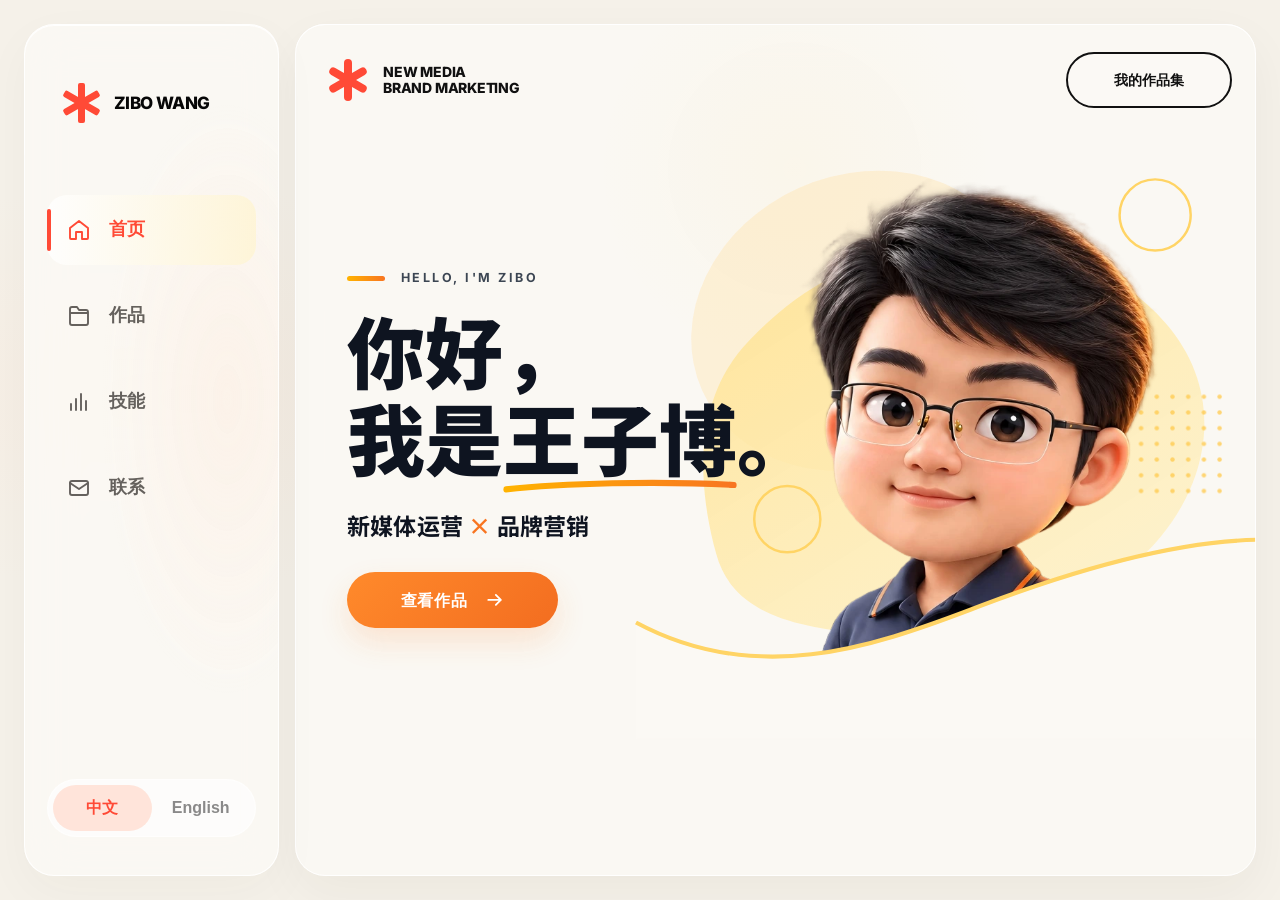
<file: index.html>
<!doctype html>
<html lang="zh">
<head>
  <meta charset="utf-8">
  <meta name="viewport" content="width=device-width,initial-scale=1">
  <meta name="description" content="Zibo Wang — New Media Operations and Brand Marketing portfolio">
  <title>Zibo Wang — New Media Operations & Brand Marketing</title>
  <link rel="preload" as="image" href="assets/hero/zibo-character.webp" fetchpriority="high">
  <link rel="preload" as="font" type="font/woff2" href="assets/fonts/selfhosted/inter-800.woff2" crossorigin>
  <link rel="stylesheet" href="assets/bundle.css?v=e012d0fe8bcb"><style>
    :root{--ink:#070707;--paper:#f5f1e8;--cream:#fffaf0;--yellow:#ffd817;--red:#ff4a36;--blue:#7dbcf0;--blue2:#55a8ec;--muted:#5e5b55;--x:clamp(28px,6vw,92px);--ease:cubic-bezier(.22,1,.36,1)}
    *{box-sizing:border-box}html{scroll-behavior:smooth}body{margin:0;background:#ddd9d1;color:var(--ink);font:400 16px/1.6 Inter,Arial,sans-serif;overflow-x:clip}.page{width:min(100%,1440px);margin:auto;background:var(--paper);position:relative;overflow:clip}.page:before{content:"";position:fixed;inset:0;pointer-events:none;z-index:900;background-image:linear-gradient(rgba(7,7,7,.025) 1px,transparent 1px),linear-gradient(90deg,rgba(7,7,7,.025) 1px,transparent 1px);background-size:54px 54px;background-position:0 var(--grid-y,0);mask-image:linear-gradient(to bottom,#0008,transparent 90%)}a{color:inherit;text-decoration:none}img{display:block;max-width:100%}button{font:inherit;color:inherit}.display{font-family:Anton,Impact,sans-serif;text-transform:uppercase;letter-spacing:-.025em}.hand{font-family:Caveat,"Comic Sans MS",cursive}.section-title{font:400 clamp(72px,7vw,112px)/.92 Anton,Impact,sans-serif;letter-spacing:-.02em;text-transform:uppercase;margin:0}.eyebrow{font-size:12px;font-weight:800;letter-spacing:.1em;text-transform:uppercase}.body-copy{font-size:clamp(15px,1.05vw,17px);line-height:1.72;letter-spacing:.005em;max-width:58ch}.sr{position:absolute;width:1px;height:1px;overflow:hidden;clip:rect(0 0 0 0)}section{scroll-margin-top:90px}.focusable:focus-visible,a:focus-visible,button:focus-visible{outline:3px solid var(--red);outline-offset:4px}
    .scroll-progress{position:fixed;z-index:1100;left:0;top:0;width:100%;height:3px;transform-origin:left;background:var(--red);scale:0 1}.asterisk{width:44px;height:44px;position:relative}.asterisk i{position:absolute;left:19px;top:2px;width:7px;height:40px;background:var(--red);border-radius:8px}.asterisk i:nth-child(2){rotate:60deg}.asterisk i:nth-child(3){rotate:-60deg}
    .experience{padding:clamp(110px,11vw,160px) var(--x);display:grid;grid-template-columns:38% 62%;position:relative}.experience:before{content:"";position:absolute;inset:0;background:linear-gradient(90deg,transparent 49.9%,rgba(0,0,0,.035) 50%,transparent 50.1%);pointer-events:none}.experience-heading{position:sticky;top:130px;align-self:start;padding-right:50px}.experience-heading .hand{color:var(--red);font-size:28px;display:block;margin-top:28px;rotate:-3deg}.active-year{font:400 clamp(90px,9vw,138px)/1 Anton;color:var(--blue);margin-top:35px;transition:opacity .25s}.timeline{position:relative}.experience-item{padding:56px 0 72px;border-top:1px solid rgba(7,7,7,.16);opacity:.32;translate:28px 0;transition:opacity .45s ease,translate .55s var(--ease)}.experience-item.active{opacity:1;translate:0}.experience-item .year{font:400 16px/1 Anton;letter-spacing:.06em;color:var(--red)}.experience-item h3{font-size:clamp(25px,2.5vw,38px);line-height:1.18;letter-spacing:-.01em;margin:18px 0 24px}.tags{display:flex;gap:8px;flex-wrap:wrap;margin-top:24px}.tag{font-size:11px;font-weight:700;letter-spacing:.07em;border:1px solid;border-radius:999px;padding:8px 11px}
    .services{min-height:90vh;padding:clamp(100px,10vw,150px) var(--x);display:grid;grid-template-columns:38% 62%;background:var(--cream);position:relative}.services-intro{position:sticky;top:130px;align-self:start}.good-badge{margin-top:46px;width:126px;height:126px;border-radius:50%;background:var(--red);color:#fff;display:grid;place-items:center;text-align:center;font-size:12px;font-weight:700;rotate:-16deg;transition:rotate .3s,scale .3s}.good-badge:hover{rotate:-10deg;scale:1.04}.good-badge svg{width:43px;fill:#fff}.service-list{border-bottom:1px solid #0002}.service{min-height:160px;padding:30px 12px;border-top:1px solid rgba(7,7,7,.16);display:grid;grid-template-columns:64px 1fr minmax(220px,1.1fr) 50px;gap:24px;align-items:center;transition:background .25s}.service:nth-child(1):hover,.service:nth-child(4):hover{background:#ffd81722}.service:nth-child(2):hover{background:#7dbcf02c}.service:nth-child(3):hover{background:#ff4a361c}.service-index{font:400 22px/1 Anton;color:var(--muted)}.service h3{font-size:clamp(23px,2vw,30px);line-height:1.15;letter-spacing:-.01em;margin:0;transition:translate .25s var(--ease)}.service p{font-size:15px;line-height:1.65;margin:0}.service-arrow{font-size:30px;opacity:.35;transition:translate .25s,opacity .25s,rotate .25s}.service:hover h3{translate:6px 0}.service:hover .service-arrow{translate:5px 0;opacity:1;rotate:-25deg}
    .work{background:var(--blue);padding:clamp(105px,10vw,150px) 0 0;position:relative}.work-head{padding:0 var(--x);display:flex;justify-content:space-between;align-items:end;gap:30px}.work-note{background:#090909;color:#fff;padding:9px 18px;font-size:22px;line-height:.9;rotate:-3deg}.work-tabs{position:sticky;z-index:60;top:82px;margin:48px var(--x) 0;display:flex;gap:12px;align-items:center}.work-tab{padding:12px 18px;border:1.5px solid;border-radius:999px;font-size:12px;font-weight:700;letter-spacing:.08em;background:var(--blue);transition:background .25s,color .25s,translate .25s}.work-tab:hover{translate:0 -2px}.work-tab.active{background:var(--ink);color:#fff}.category{scroll-margin-top:150px}.category-head{display:flex;justify-content:space-between;align-items:end;gap:24px;padding:0 var(--x);margin-bottom:44px}.category-title{font-size:clamp(58px,6vw,90px)}.category-label{font-size:12px;font-weight:700;letter-spacing:.09em}.vibe{height:220vh;padding-top:120px}.vibe-sticky{position:sticky;top:100px;height:calc(100vh - 112px);overflow:hidden;display:flex;align-items:center}.vibe-track{display:flex;gap:34px;width:max-content;padding:0 var(--x);will-change:transform}.project{width:min(78vw,1080px);background:var(--cream);padding:14px;border-radius:18px;flex:none;transform-origin:center;transition:box-shadow .25s}.project-media{height:min(56vh,560px);min-height:390px;border-radius:11px;overflow:hidden;position:relative;background:#ddd}.project-copy{min-height:105px;display:grid;grid-template-columns:70px 1fr auto 54px;align-items:center;gap:18px;padding:18px 8px 5px}.project-copy .no{font:400 25px/1 Anton}.project-copy h3{font-size:22px;margin:0;letter-spacing:-.01em}.project-copy p{font-size:12px;letter-spacing:.08em;text-transform:uppercase}.go{width:44px;height:44px;border:1.5px solid;border-radius:50%;display:grid;place-items:center;font-size:22px;transition:translate .2s,rotate .2s}.project:hover .go{translate:3px -3px;rotate:-35deg}.sample-brand{background:linear-gradient(145deg,#ddd5cc,#f8f3ed)}.sample-brand:before{content:"NOVA";position:absolute;right:12%;top:21%;padding:65px 42px;background:#294ea8;color:#fff;font:400 64px/1 Anton;rotate:-4deg;box-shadow:-90px 95px 0 -40px #111}.sample-web{background:linear-gradient(#0004,#0004),linear-gradient(135deg,#bda28d,#e2d6cb)}.sample-web:before{content:"ELEVATE\A YOUR BRAND\A ONLINE.";white-space:pre;position:absolute;left:12%;top:15%;color:#fff;font:700 clamp(34px,4vw,62px)/1.05 Inter}.sample-web:after{content:"ABOUT   SERVICES   WORK";position:absolute;left:12%;right:12%;bottom:12%;padding:25px;background:#f7f1e8;font-size:12px;letter-spacing:.14em}.wechat{background:var(--paper);padding:clamp(105px,10vw,150px) var(--x)}.wechat-tools{display:flex;gap:10px}.subtoggle{border:1.5px solid;border-radius:999px;background:transparent;padding:10px 16px;font-size:11px;font-weight:800;letter-spacing:.08em;cursor:pointer}.subtoggle.active{background:var(--yellow)}.archive{margin-top:60px}.article-row{position:relative;display:grid;grid-template-columns:70px 1fr 100px;gap:22px;align-items:center;padding:36px 0;border-top:1px solid #0003}.article-row:last-child{border-bottom:1px solid #0003}.article-row h3{font-size:clamp(24px,2.3vw,38px);line-height:1.22;letter-spacing:-.01em;margin:0;transition:translate .25s}.article-row:hover h3{translate:8px 0}.article-meta{font-size:11px;letter-spacing:.08em;color:var(--muted);margin-top:9px}.read{font-size:11px;font-weight:800;letter-spacing:.08em}.video-panel{display:none;margin-top:60px}.video-panel.active{display:block}.article-panel.hidden{display:none}.video-controls{display:flex;justify-content:flex-end;gap:9px;margin-bottom:18px}.rail-button{width:44px;height:44px;border:1.5px solid;border-radius:50%;background:transparent;cursor:pointer}.video-rail{display:flex;gap:28px;overflow-x:auto;scroll-snap-type:x mandatory;scrollbar-width:none}.video-rail::-webkit-scrollbar{display:none}.video-card{width:clamp(300px,31vw,410px);flex:none;scroll-snap-align:start}.video-thumb{aspect-ratio:16/10;background:var(--blue);position:relative;overflow:hidden}.video-thumb:before{content:"PLAY ↗";position:absolute;inset:0;display:grid;place-items:center;background:#0007;color:#fff;font-size:12px;font-weight:800;letter-spacing:.1em;opacity:0;transition:opacity .25s}.video-card:hover .video-thumb:before{opacity:1}.video-card h3{font-size:22px;margin:18px 0 7px}.rednote{height:220vh;background:var(--cream);position:relative}.rednote-sticky{position:sticky;top:74px;height:calc(100vh - 74px);overflow:hidden;padding-top:60px}.rednote-head{padding:0 var(--x);display:flex;justify-content:space-between;align-items:end}.rednote-head .hand{font-size:30px;color:var(--red);rotate:-3deg}.rednote-track{display:flex;gap:28px;width:max-content;padding:55px var(--x);will-change:transform}.note-card{width:330px;background:var(--paper);padding:10px 10px 22px;border:1px solid #0002;flex:none;transition:scale .25s,rotate .25s}.note-card:nth-child(2n){translate:0 46px}.note-card:nth-child(3n){translate:0 14px}.note-card:hover{scale:1.018;rotate:1deg}.note-cover{height:390px;overflow:hidden;position:relative}.note-cover:after{content:"VIEW NOTE ↗";position:absolute;right:12px;bottom:12px;background:var(--yellow);padding:9px 11px;font-size:10px;font-weight:800;letter-spacing:.08em;translate:0 10px;opacity:0;transition:.25s}.note-card:hover .note-cover:after{opacity:1;translate:0}.note-card h3{font-size:20px;line-height:1.3;margin:18px 8px 8px}.note-card p{font-size:11px;letter-spacing:.08em;margin:0 8px}.cover-a{background:linear-gradient(160deg,#294ea8 0 55%,#fff 55%)}.cover-a:before{content:"NOVA\A BRAND\A SYSTEM";white-space:pre;position:absolute;left:24px;top:40px;color:#fff;font:400 45px/.95 Anton}.cover-b{background:var(--yellow)}.cover-b:before{content:"SUMMER\A VIBES\A FEST";white-space:pre;position:absolute;left:26px;top:48px;font:400 52px/.9 Anton;color:#111;rotate:-3deg}.cover-c{background:var(--red)}.cover-c:before{content:"CONTENT\A THAT\A CONNECTS";white-space:pre;position:absolute;left:27px;top:55px;font:400 45px/.95 Anton;color:#fff}.cover-d{background:var(--blue)}.cover-d:before{content:"FOCUS.\A BUILD.\A GROW.";white-space:pre;position:absolute;left:30px;top:55px;font:700 41px/1 Inter}.cover-e{background:#111}.cover-e:before{content:"MAKE\A IDEAS\A MOVE";white-space:pre;position:absolute;left:32px;top:55px;font:400 54px/.9 Anton;color:var(--yellow)}
    .skills{padding:clamp(105px,10vw,150px) 0;background:var(--yellow);overflow:hidden}.skills-head{padding:90px var(--x) 55px}.skill-groups{display:grid;grid-template-columns:repeat(3,1fr);padding:0 var(--x)}.skill-group{min-height:350px;padding:36px 30px;border-top:1px solid;border-right:1px solid;transition:background .25s}.skill-group:last-child{border-right:0}.skill-group:nth-child(1):hover{background:#fff7a4}.skill-group:nth-child(2):hover{background:#b9dcf8}.skill-group:nth-child(3):hover{background:#ff8879}.skill-group h3{font:400 clamp(45px,4vw,64px)/1 Anton;margin:0 0 36px}.skill-group p{font-size:16px;line-height:1.9;color:#0009;margin:0;transition:translate .2s,color .2s}.skill-group:hover p{translate:0 -2px;color:#000}
    .contact{min-height:78vh;position:relative;background:var(--yellow);padding:clamp(105px,10vw,150px) var(--x);display:grid;grid-template-columns:54% 46%;align-items:center;overflow:hidden}.create h2{font-size:clamp(86px,8vw,128px);line-height:.92;letter-spacing:-.02em;margin:0}.create p{font-size:clamp(58px,5vw,78px);line-height:1;color:var(--red);margin:10px 0 0;rotate:-3deg}.pitch{font-size:18px;font-weight:600;line-height:1.65;margin-top:46px}.red-panel{position:absolute;right:0;top:0;width:43%;height:100%;background:var(--red);clip-path:polygon(16% 0,100% 0,100% 100%,0 100%);padding:clamp(105px,10vw,145px) 42px 50px 12%;color:#fff;transition:clip-path .75s var(--ease)}.contact:not(.in) .red-panel{clip-path:polygon(100% 0,100% 0,100% 100%,96% 100%)}.contact-pill{display:inline-block;background:#fff;color:var(--red);padding:11px 18px;border-radius:999px;font-size:12px;font-weight:800;letter-spacing:.07em}.contact-list{margin-top:34px;display:grid;gap:20px}.contact-list a,.contact-list span{display:flex;gap:13px;align-items:center;font-size:13px}.contact-icon{width:22px;height:22px;fill:none;stroke:currentColor;stroke-width:1.8;stroke-linecap:round;stroke-linejoin:round;flex:none}.footer{min-height:112px;background:var(--blue2);color:#fff;display:grid;grid-template-columns:1.2fr 1fr 1.1fr;align-items:center;padding:0 var(--x);gap:34px;font-size:12px;font-weight:700;letter-spacing:.04em}.footer>div+div{border-left:1px solid #fff8;padding-left:34px}.footer small{display:block}.footer-cta{background:#fff;color:#111;border-radius:999px;padding:15px 22px;text-align:center;transition:translate .2s}.footer-cta:hover{translate:0 -3px}
    .reveal{opacity:0;translate:0 22px;transition:opacity .5s ease,translate .65s var(--ease)}.reveal.in{opacity:1;translate:0}.cursor-label{position:fixed;z-index:1200;pointer-events:none;left:0;top:0;padding:8px 11px;border-radius:999px;background:var(--ink);color:#fff;font-size:9px;font-weight:800;letter-spacing:.1em;opacity:0;scale:.8;transition:opacity .15s,scale .15s;will-change:transform}.cursor-label.show{opacity:1;scale:1}
    @media(max-width:900px){.experience,.services{grid-template-columns:1fr;padding-inline:28px}.experience-heading,.services-intro{position:relative;top:auto;padding:0;margin-bottom:70px}.active-year{font-size:80px}.experience-item{translate:0 18px}.service{grid-template-columns:45px 1fr}.service p{grid-column:2}.service-arrow{display:none}.work-head{padding-inline:24px;display:block}.work-note{display:inline-block;margin-top:30px}.work-tabs{top:76px;margin-inline:20px;overflow-x:auto;scrollbar-width:none}.work-tab{white-space:nowrap}.vibe{height:auto;padding:95px 0}.vibe-sticky{position:relative;top:auto;height:auto;overflow:auto}.vibe-track{overflow-x:auto;width:auto;scroll-snap-type:x mandatory;padding:0 22px;scrollbar-width:none}.project{width:84vw;scroll-snap-align:start}.project-media{height:380px;min-height:0}.project-copy{grid-template-columns:45px 1fr 40px}.project-copy p{display:none}.category-head{padding-inline:24px}.wechat{padding-inline:24px}.article-row{grid-template-columns:45px 1fr}.article-row .read{display:none}.rednote{height:auto;padding:90px 0}.rednote-sticky{position:relative;top:auto;height:auto;overflow:visible}.rednote-head{padding-inline:24px}.rednote-track{overflow-x:auto;width:auto;scroll-snap-type:x mandatory;padding-inline:24px;scrollbar-width:none}.note-card{width:82vw;scroll-snap-align:center}.skill-groups{grid-template-columns:1fr;padding-inline:24px}.skill-group{border-right:0}.contact{display:block;padding:90px 24px 430px}.red-panel{top:auto;bottom:0;width:100%;height:390px;clip-path:polygon(0 13%,100% 0,100% 100%,0 100%);padding:80px 28px 30px}.contact:not(.in) .red-panel{clip-path:polygon(0 100%,100% 100%,100% 100%,0 100%)}.footer{grid-template-columns:1fr 1fr;padding:35px 24px;gap:24px}.footer-cta{grid-column:1/-1}.cursor-label{display:none}}
    @media(max-width:560px){.experience,.services{padding-block:95px}.service{gap:12px;padding-block:28px}.work-tabs{margin-top:34px}.category-head{display:block}.wechat-tools{margin-top:24px}.article-row h3{font-size:23px}.rednote-head{display:block}.rednote-head .hand{margin-top:18px}.skills-head{padding:70px 24px 42px}.contact{min-height:760px}.create h2{font-size:72px}.create p{font-size:46px}.footer{grid-template-columns:1fr}.footer>div+div{border-left:0;padding-left:0}}
    @media(prefers-reduced-motion:reduce){html{scroll-behavior:auto}.reveal{opacity:1!important;translate:none!important;transition:none!important}.magnetic,.project,.note-card{transform:none!important;translate:none!important}.vibe,.rednote{height:auto}.vibe-sticky,.rednote-sticky{position:relative;top:auto;height:auto;overflow:auto}.vibe-track,.rednote-track{overflow-x:auto;width:auto}.red-panel{transition:none!important}}
  </style>
  <style>
    :root{--content-max:1560px;--gutter:clamp(28px,5vw,88px)}html,body{width:100%;margin:0;overflow-x:clip}body{background:var(--paper)}.page{width:100%;max-width:none;margin:0;overflow:clip}.display,.section-title{letter-spacing:-.015em;text-wrap:balance}.section-title{font-size:clamp(72px,7.5vw,128px);line-height:.96}.body-copy{font-size:clamp(16px,1.05vw,18px);line-height:1.75;max-width:60ch}.button{transition:transform .28s var(--ease),background .28s ease}.button:hover{transform:translateY(-2px)}.arrow{display:inline-block;transition:transform .25s}.button:hover .arrow{transform:translate(3px,-3px)}
    .experience{width:min(calc(100% - var(--gutter)*2),var(--content-max));margin:auto;padding-block:clamp(120px,11vw,190px);padding-inline:0;grid-template-columns:32% 68%}.timeline:before{content:"";position:absolute;left:-28px;top:0;width:3px;height:100%;background:#00000012}.timeline:after{content:"";position:absolute;left:-28px;top:0;width:3px;height:var(--timeline-progress,0%);background:var(--red);transition:height .15s linear}.experience-item h3{translate:12px 0;transition:translate .55s var(--ease)}.experience-item.active h3{translate:0}.active-year{clip-path:inset(0 0 0 0)}
    .services{width:min(calc(100% - var(--gutter)*2),var(--content-max));margin:auto;padding-block:clamp(120px,11vw,190px);padding-inline:0;grid-template-columns:34% 66%;min-height:0;background:transparent}.services:before{content:"";position:absolute;z-index:-1;left:50%;top:0;width:100vw;height:100%;translate:-50% 0;background:var(--cream)}.service{min-height:150px}.service:hover .service-index{color:var(--red)}
    .work{padding-top:clamp(120px,11vw,190px);overflow:visible}.work-head{width:min(calc(100% - var(--gutter)*2),var(--content-max));margin:auto;padding:0;align-items:start}.work-head>div:first-child:after{content:"A growing archive of products, content and experiments.";display:block;max-width:32ch;margin-top:42px;font-size:clamp(16px,1.05vw,18px);line-height:1.75}.work-tabs{width:min(calc(100% - var(--gutter)*2),var(--content-max));margin:55px auto 0;top:76px}.vibe{height:auto;padding:100px 0 150px}.vibe-sticky{position:relative;top:auto;height:auto;overflow:visible;width:min(calc(100% - var(--gutter)*2),var(--content-max));margin:auto}.vibe-track{display:grid;grid-template-columns:repeat(2,minmax(0,1fr));gap:clamp(28px,2.2vw,36px);width:100%;padding:0;transform:none!important}.project{width:auto;padding:13px;transition:transform .3s var(--ease),box-shadow .3s}.project:nth-child(2){transition-delay:90ms}.project:hover{translate:0 -6px}.project-media{height:auto;min-height:0;aspect-ratio:16/10;transition:scale .3s var(--ease)}.project:hover .project-media{scale:1.025}.project-copy{grid-template-columns:54px 1fr auto auto;padding:20px 10px 8px;min-height:92px}.project-status{font-size:10px;letter-spacing:.08em;border:1px solid;border-radius:999px;padding:8px 10px;white-space:nowrap;color:var(--muted)}
    .wechat{width:min(calc(100% - var(--gutter)*2),var(--content-max));margin:-60px auto 0;padding:clamp(120px,10vw,170px) var(--gutter);max-width:none;border-radius:32px 32px 0 0;position:relative;z-index:3}.wechat:before{content:"";position:absolute;z-index:-1;inset:0 calc(50% - 50vw);background:var(--paper);border-radius:32px 32px 0 0}.article-row{min-height:130px}.article-row:after{content:"";position:absolute;right:120px;width:240px;aspect-ratio:16/10;background:var(--blue);opacity:0;translate:0 12px;transition:.25s;pointer-events:none}.article-row:nth-child(2):after{background:var(--yellow)}.article-row:nth-child(3):after{background:var(--red)}.article-row:hover:after{opacity:1;translate:0}.video-card{width:clamp(290px,29vw,390px)}
    .rednote{height:auto;background:var(--cream);padding:clamp(130px,11vw,190px) 0}.rednote-head{width:min(calc(100% - var(--gutter)*2),var(--content-max));margin:auto;padding:0;align-items:start}.rednote-head .body-copy{margin-top:42px}.rednote-head .hand{font-size:31px;color:var(--red);rotate:-3deg;margin-top:110px}.rednote-grid{width:min(calc(100vw - 48px),1800px);margin:90px auto 0;columns:4;column-gap:clamp(18px,2vw,30px)}.note-card{display:inline-block;width:100%;margin:0 0 clamp(18px,2vw,30px);padding:10px 10px 22px;break-inside:avoid;translate:0 0!important;opacity:1;transition:transform .3s var(--ease),opacity .6s var(--ease)}.note-card.note-reveal{opacity:0;transform:translateY(50px) scale(.97)}.note-card.note-reveal.in{opacity:1;transform:translateY(var(--note-depth,0)) scale(1)}.note-card:hover{transform:translateY(-5px)!important;scale:1;rotate:0}.note-cover{height:auto}.ratio-square{aspect-ratio:1}.ratio-tall{aspect-ratio:9/14}.ratio-four-five{aspect-ratio:4/5}.ratio-three-four{aspect-ratio:3/4}.note-card:hover .note-cover{scale:1.025}.note-card:nth-child(4n+2){transition-delay:60ms}.note-card:nth-child(4n+3){transition-delay:120ms}.note-card:nth-child(4n){transition-delay:180ms}
    .skills{background:var(--paper);padding:0 0 clamp(120px,11vw,180px)}.skills-head{width:min(calc(100% - var(--gutter)*2),var(--content-max));margin:auto;padding:clamp(110px,9vw,150px) 0 65px}.skill-groups{width:min(calc(100% - var(--gutter)*2),var(--content-max));margin:auto;padding:0}
    .contact{height:clamp(520px,55vw,680px);min-height:500px;padding:0;display:block;overflow:visible}.contact-inner{width:min(calc(100% - var(--gutter)*2),var(--content-max));height:100%;margin:auto;display:grid;grid-template-columns:42% 22% 36%;align-items:center}.create{grid-column:1}.pitch{grid-column:2;margin:0;padding:0 28px;font-size:17px;line-height:1.65}.hand-arrow{display:block;font-size:55px;line-height:1;color:var(--red);rotate:15deg;margin-top:18px}.red-panel{width:37%;height:100%;padding:clamp(80px,7vw,110px) var(--gutter) 45px clamp(9%,130px);clip-path:polygon(15% 0,100% 0,100% 100%,0 100%)}.contact:not(.in) .red-panel{clip-path:polygon(15% 0,100% 0,100% 100%,0 100%)}.thank{position:absolute;z-index:20;right:4%;bottom:-30px;width:150px;height:118px;background:#fff;color:#070707;clip-path:polygon(11% 7%,87% 0,98% 26%,90% 83%,62% 94%,18% 100%,0 71%,5% 24%);display:grid;place-items:center;text-align:center;font:bold 32px/.78 Caveat;rotate:8deg;filter:drop-shadow(0 2px 0 #070707)}.thank em{color:#4e9eea;font-style:normal}.footer{height:115px;min-height:115px;width:100%;padding-inline:max(var(--gutter),calc((100vw - var(--content-max))/2));}.footer-cta:hover{scale:1.015;background:var(--cream)}.section-title{clip-path:inset(100% 0 0 0);transition:clip-path .7s var(--ease)}.reveal.in .section-title,.section-title.in{clip-path:inset(0)}
    @media(min-width:1600px){.rednote-grid{columns:5}}
    @media(max-width:1199px){.rednote-grid{columns:3}.article-row:after{display:none}}
    @media(max-width:900px){.experience,.services{width:calc(100% - 56px)}.vibe-sticky{width:calc(100% - 48px)}.vibe-track{grid-template-columns:1fr}.wechat{width:100%;padding-inline:28px}.rednote-grid{width:calc(100% - 32px);columns:3}.contact{height:auto;min-height:760px}.contact-inner{width:calc(100% - 48px);height:auto;display:block;padding:90px 0 410px}.pitch{margin-top:34px;padding:0}.red-panel{width:100%;height:370px;top:auto;bottom:0;padding:75px 28px 28px;clip-path:polygon(0 13%,100% 0,100% 100%,0 100%)}.footer{height:auto;min-height:210px}.thank{right:5%;bottom:-34px}}
    @media(max-width:767px){.rednote-grid{columns:2}.project-copy{grid-template-columns:42px 1fr}.project-copy p,.project-status{grid-column:2}.project-status{justify-self:start}}
    @media(max-width:520px){.rednote-grid{columns:2;column-gap:12px;width:calc(100% - 20px)}.note-card{padding:6px 6px 14px;margin-bottom:12px}.note-card h3{font-size:15px;margin:12px 4px 6px}.note-card p{font-size:8px;margin-inline:4px}.footer{height:auto}.contact-inner{padding-bottom:410px}}
    @media(prefers-reduced-motion:reduce){.section-title{clip-path:none!important}.note-card.note-reveal{opacity:1!important;transform:none!important}}
  </style>
  <style>
    /* V5 layout correction: full content visibility first, GSAP enhances it later. */
    .page{overflow-x:clip;overflow-y:visible}.reveal,.note-card.note-reveal{opacity:1;visibility:visible;translate:none;clip-path:none;transform:none}.section-title{clip-path:none}.work-head{min-height:440px;align-items:flex-start}.work-title{font-size:clamp(110px,11vw,210px);line-height:.8;margin-top:28px}.work-title span{display:block}.work-head>div:first-child:after{margin-top:48px}.work-note{margin-top:125px}.work-tabs{margin-top:0}.vibe{padding-top:90px}.project{overflow:visible}.project-copy h3{font-size:clamp(20px,1.5vw,28px)}
    .rednote{padding-bottom:clamp(145px,12vw,210px)}.rednote-head{min-height:390px}.rednote-grid{width:min(calc(100vw - 32px),1920px);columns:5;column-gap:clamp(14px,1.5vw,26px);margin-top:20px}.note-card{margin-bottom:clamp(14px,1.5vw,26px);background:#fffaf0}.note-cover{overflow:hidden}.note-card h3{font-size:clamp(16px,1.15vw,22px)}
    .contact{height:clamp(500px,35vw,620px);min-height:500px}.contact-inner{grid-template-columns:44% 21% 35%}.create h2{font-size:clamp(92px,7vw,132px);line-height:.9}.create p{font-size:clamp(58px,4.5vw,82px);white-space:nowrap}.create p:after{content:"";display:block;width:min(430px,78%);border-top:5px solid var(--ink);border-radius:50%;margin-top:8px;rotate:-2deg}.pitch{position:relative;font-size:clamp(15px,1.05vw,18px);font-weight:700;padding:0 20px 0 0}.pitch:after{content:"";position:absolute;width:95px;height:55px;right:-5px;bottom:-58px;border-bottom:4px solid var(--ink);border-radius:0 0 75% 40%;rotate:-8deg}.hand-arrow{position:absolute;right:-48px;bottom:-55px;font-size:62px}.red-panel,.contact:not(.in) .red-panel{width:38%;padding-left:clamp(110px,9vw,175px);padding-right:var(--gutter);clip-path:polygon(15% 0,100% 0,100% 100%,0 100%)}.contact-list{gap:17px}.contact-list a,.contact-list span{min-width:0;overflow-wrap:anywhere}.thank{right:4.5%;bottom:-34px;width:170px;height:132px;font-size:37px}.footer{height:clamp(112px,8vw,140px);min-height:112px;font-size:clamp(11px,.8vw,14px)}.footer-cta{max-width:330px;justify-self:end;width:100%}.gsap-ready .reveal,.gsap-ready .note-reveal{will-change:transform,opacity;transition:none}.gsap-ready .section-title{transition:none}.project-media,.note-cover{will-change:transform}.article-row,.service,.skill-group{transform:translateZ(0)}
    @media(max-width:1599px){.rednote-grid{columns:4}.work-title{font-size:clamp(105px,10.5vw,168px)}}
    @media(max-width:1199px){.rednote-grid{columns:3}.work-head{min-height:390px}}
    @media(max-width:900px){.work-head{min-height:340px}.work-title{font-size:clamp(78px,18vw,130px)}.work-note{margin-top:55px}.rednote-grid{columns:3}.contact{min-height:760px;height:auto}.contact-inner{grid-template-columns:1fr;padding-bottom:400px}.create p{white-space:normal}.red-panel,.contact:not(.in) .red-panel{width:100%;padding-left:32px;clip-path:polygon(0 13%,100% 0,100% 100%,0 100%)}.footer-cta{justify-self:stretch;max-width:none}}
    @media(max-width:767px){.rednote-grid{columns:2}.work-head{display:block;min-height:400px}.work-note{display:inline-block}.vibe-track{display:grid!important}.contact{min-height:780px}}
    @media(max-width:430px){.rednote-grid{width:calc(100% - 16px);column-gap:10px}.contact-inner{width:calc(100% - 34px)}.create h2{font-size:68px}.create p{font-size:44px}.thank{width:135px;height:105px;font-size:30px}.footer{padding-block:34px}}
    @media(prefers-reduced-motion:reduce){.gsap-ready *{scroll-behavior:auto!important}.reveal,.note-reveal{opacity:1!important;visibility:visible!important;transform:none!important}}


    /* V6 typography{z-index:8}
    .display,.section-title,.category-title{letter-spacing:-.005em!important}
    .section-title{line-height:.96!important;font-weight:400}
    .category-title{line-height:.92!important}
    .eyebrow{letter-spacing:.08em}
    .body-copy,.skill-group p{line-height:1.75}
    .service p{line-height:1.7}
    .service h3,.article-row h3,.project-copy h3,.note-card h3{overflow-wrap:anywhere}
    .pitch{position:relative}
    .hand-arrow{right:-36px;bottom:-70px;font-size:48px;z-index:5}
    .thank{bottom:-44px;z-index:30;width:145px;height:112px;font-size:30px}
    .service:nth-of-type(1):hover,.service:nth-of-type(4):hover{background:rgba(255,216,23,.18)}
    .service:nth-of-type(2):hover{background:rgba(125,188,240,.22)}
    .service:nth-of-type(3):hover{background:rgba(255,74,54,.16)}
    .timeline:before,.timeline:after{left:-20px}
    .work-tabs{margin-top:40px;padding:16px 0 18px;background:rgba(125,188,240,.7);backdrop-filter:blur(10px);-webkit-backdrop-filter:blur(10px)}
    .red-panel{box-shadow:inset 20px 0 40px -20px rgba(0,0,0,.15)}
    .footer{grid-template-columns:1fr 1fr auto;gap:40px}
    .footer-cta{justify-self:end}

    @media(max-width:1199px){
    }
    @media(max-width:900px){
      .contact-inner{padding-bottom:440px}
      .skill-group{border-right:0}
      .footer{grid-template-columns:1fr 1fr;gap:24px}
      .footer-cta{grid-column:1/-1;justify-self:stretch}
      .thank{right:5%}
    }
    @media(max-width:520px){
      .contact-inner{padding-bottom:460px}
      .footer{grid-template-columns:1fr}
      .footer-cta{grid-column:auto;justify-self:stretch;width:100%}
    }
  
    /* Content owns its space; decoration never clips text. */
    .display,.section-title,.category-title{line-height:1.08!important;letter-spacing:.015em!important;overflow-wrap:anywhere}
    .body-copy,.skill-group p,.service p,.pitch{line-height:1.75}
    h1,h2,h3,p,.eyebrow,.article-meta,.tag{overflow-wrap:anywhere}
    .eyebrow{display:block;line-height:1.5;margin-bottom:14px}.create,.pitch,.service>*,.article-row>*,.project-copy>*,.skill-group,.work-head>*,.category-head>*{min-width:0;max-width:100%}
    .experience,.services{grid-template-columns:minmax(0,1fr) minmax(0,2fr);gap:clamp(32px,5vw,88px)}
    .experience-heading,.services-intro{padding-right:0;min-width:0}
    .experience-heading .section-title,.services-intro .section-title{font-size:clamp(46px,4.4vw,80px)}
    .timeline,.service-list{min-width:0}
    .experience-item{opacity:1;translate:none;transition:border-color .3s}
    .experience-item h3{translate:none;line-height:1.3;transition:none}
    .service{grid-template-columns:34px minmax(0,1fr) minmax(0,1fr) 28px;gap:20px}
    .service h3{line-height:1.3;letter-spacing:0}
    .service:hover h3,.article-row:hover h3{translate:none}
    .work-head,.rednote-head{min-height:0;height:auto;gap:32px;flex-wrap:wrap;padding-bottom:36px}
    .work-title{font-size:clamp(72px,9vw,170px);margin-top:20px}
    .work-note{line-height:1.3;margin-top:32px;rotate:0}
    .work-tabs{position:relative;top:auto;flex-wrap:wrap;overflow:visible;height:auto}
    .work-tab{line-height:1.5;white-space:normal}
    .category-head{flex-wrap:wrap;gap:24px}
    .category-title{font-size:clamp(44px,5.5vw,88px)}
    .rednote-head .hand{margin-top:24px;line-height:1.3}
    .rednote-head .body-copy{margin-top:24px}
    .project-copy{grid-template-columns:36px minmax(0,1fr);gap:12px;align-items:start}
    .project-copy h3{line-height:1.3}
    .project-copy p,.project-status{grid-column:2;display:block;margin:0;justify-self:start;white-space:normal;line-height:1.5}
    .note-cover,.project-media,.video-thumb{container-type:inline-size}
    .note-cover:before{inset:0;padding:12%;display:flex;align-items:center;font-size:clamp(16px,13cqi,54px);line-height:1.15;letter-spacing:.01em;white-space:pre-wrap;overflow-wrap:anywhere;rotate:0}
    .cover-c:before{font-size:clamp(14px,11cqi,45px)}
    .sample-brand:before{padding:9%;font-size:clamp(24px,12cqi,64px)}
    .sample-web:before{font-size:clamp(22px,8cqi,62px);line-height:1.15}
    .sample-web:after{padding:5%;font-size:clamp(8px,2.3cqi,12px);white-space:normal;line-height:1.5}
    .note-card h3{line-height:1.4}.note-card p{line-height:1.6}
    .note-card,.project{transition:box-shadow .25s;transition-delay:0s!important}
    .note-card:hover{transform:none!important;scale:1;rotate:0}
    .project:hover{translate:none}.project:hover .project-media,.note-card:hover .note-cover{scale:1}
    .skill-group h3{font-size:clamp(36px,3.5vw,60px);line-height:1.15;letter-spacing:.01em}
    .contact{display:grid;grid-template-columns:minmax(0,1.55fr) minmax(0,1fr);height:auto;min-height:0;padding:0;isolation:isolate}
    .contact-inner{width:auto;height:auto;display:grid;grid-template-columns:minmax(0,1fr);gap:36px;margin:0;padding:72px clamp(24px,4vw,72px)}
    .create,.pitch{grid-column:1;margin:0;padding:0}
    .create h2{font-size:clamp(54px,5vw,96px);line-height:1.12}
    .create p{white-space:normal;rotate:0;font-size:clamp(36px,3.5vw,66px);line-height:1.25}
    .pitch:after,.hand-arrow{display:none}
    .red-panel,.contact:not(.in) .red-panel{position:relative;inset:auto;width:auto;height:auto;padding:76px clamp(24px,3vw,56px) 96px clamp(40px,5vw,88px);background:none;clip-path:none;box-shadow:none;transition:none;isolation:isolate;min-width:0}
    .red-panel:before{content:'';position:absolute;inset:0;z-index:-1;background:var(--red);clip-path:polygon(10% 0,100% 0,100% 100%,0 100%)}
    .contact-list a,.contact-list span{display:block;line-height:1.7;overflow-wrap:anywhere}
    .contact-icon{display:inline-block;vertical-align:middle;margin-right:10px}
    .thank{width:116px;height:96px;font-size:26px;line-height:.95;right:24px;bottom:12px;rotate:4deg;pointer-events:none}
    .footer{position:relative;height:auto;min-height:130px;padding-block:32px;grid-template-columns:minmax(0,1fr) minmax(0,1fr) minmax(0,1fr);gap:28px;line-height:1.6}
    .footer>*{min-width:0}.footer-cta{width:auto;max-width:100%;white-space:normal}.reveal,.section-title,.note-reveal{clip-path:none!important;opacity:1;visibility:visible}.gsap-ready .reveal,.gsap-ready .note-reveal,.project-media,.note-cover{will-change:auto;transition:none}
    .scroll-progress{scale:1 1;transform:scaleX(0)}
    .page:before{z-index:0;position:absolute}
    .cursor-label{display:none}
    @media(max-width:1100px){
      .service{grid-template-columns:32px minmax(0,1fr) 24px}.service p{grid-column:2}.service-arrow{grid-column:3;grid-row:1}
      .contact{grid-template-columns:minmax(0,1.2fr) minmax(0,1fr)}
    }
    @media(max-width:900px){
      .experience,.services{grid-template-columns:minmax(0,1fr)}
      .experience-heading,.services-intro{position:relative;top:auto;margin-bottom:0}
      .experience-heading .section-title,.services-intro .section-title{font-size:clamp(48px,9vw,80px)}
      .contact{grid-template-columns:minmax(0,1fr)}.contact-inner{padding:56px 28px;gap:28px}
      .red-panel,.contact:not(.in) .red-panel{padding:64px 28px 112px}
      .red-panel:before{clip-path:polygon(0 6%,100% 0,100% 100%,0 100%)}
      .footer{grid-template-columns:1fr 1fr}.footer-cta{grid-column:1/-1;justify-self:stretch}
    }
    @media(max-width:600px){.work-title{font-size:clamp(64px,16vw,96px)}
      .rednote-grid{columns:2}.note-card h3{font-size:15px}.note-cover:after{display:none}
      .article-row{grid-template-columns:28px minmax(0,1fr);gap:14px}.article-row h3{font-size:22px;line-height:1.4}
      .footer{grid-template-columns:1fr}.footer>div+div{border:0;padding-left:0}
      .service{grid-template-columns:28px minmax(0,1fr);gap:14px}.service-arrow{display:none}
    }
    @media(prefers-reduced-motion:reduce){html{scroll-behavior:auto}}
</style>
  <style id="shared-trust-icon-style">
.build-trust-icon{display:block;flex-shrink:0;width:26px;height:26px;object-fit:contain}
.thinking-final-node .build-trust-icon{width:48px;height:48px}
.wechat-trust-result{display:flex;align-items:center;justify-content:center;gap:9px}
.wechat-trust-result .build-trust-icon{width:23px;height:23px}
@media(max-width:900px){.thinking-final-node .build-trust-icon{width:40px;height:40px}}
</style>
</head>
<body>
  <div class="scroll-progress" aria-hidden="true"></div>
  <div class="sidebar-ambient" aria-hidden="true"></div>
  <button class="sidebar-toggle" type="button" aria-expanded="false" aria-controls="portfolio-sidebar" aria-label="Open navigation"><svg viewBox="0 0 24 24" aria-hidden="true"><path class="menu-lines" d="M4 6h16M4 12h16M4 18h16"/><path class="menu-close" d="m6 6 12 12M6 18 18 6"/></svg></button>
  <div class="sidebar-backdrop" aria-hidden="true"></div>
  <aside class="glass-sidebar" id="portfolio-sidebar" aria-label="Portfolio navigation">
    <a class="sidebar-brand" data-locale-fixed="true" href="#home"><span class="asterisk" aria-hidden="true"><i></i><i></i><i></i></span><span>ZIBO WANG</span></a>
    <nav class="sidebar-links" aria-label="Primary navigation"><a class="sidebar-link active" href="#home" aria-current="location"><svg viewBox="0 0 24 24" aria-hidden="true"><path d="m3 10 9-7 9 7v10a1 1 0 0 1-1 1h-5v-7H9v7H4a1 1 0 0 1-1-1Z"/></svg><span>Home</span></a><a class="sidebar-link" href="#work"><svg viewBox="0 0 24 24" aria-hidden="true"><path d="M3 7V5a2 2 0 0 1 2-2h5l2 3h7a2 2 0 0 1 2 2v11a2 2 0 0 1-2 2H5a2 2 0 0 1-2-2V7Zm0 2h18"/></svg><span>Work</span></a><a class="sidebar-link" href="#skills"><svg viewBox="0 0 24 24" aria-hidden="true"><path d="M4 20v-6M9 20V9M14 20V4M19 20v-9"/></svg><span>Skills</span></a><a class="sidebar-link" href="#contact"><svg viewBox="0 0 24 24" aria-hidden="true"><rect x="3" y="5" width="18" height="14" rx="2"/><path d="m3 7 9 6 9-6"/></svg><span>Contact</span></a></nav>
    <div class="language-switch" data-language="zh" role="group" aria-label="Website language"><button type="button" data-language="zh" aria-label="切换到中文" aria-pressed="true" lang="zh">中文</button><button type="button" data-language="en" aria-label="Switch to English" aria-pressed="false">English</button></div>
  </aside>
  <main class="page section-viewport">
    <div class="section-layer" data-section="home"><div class="portfolio-button-slot"><a class="hero-portfolio portfolio-standard-button" href="#work"><span>MY PORTFOLIO</span></a></div><div class="section-scroll-area" tabindex="0" role="region" aria-label="Home content">
    <section class="hero hero-card" id="home" aria-labelledby="hero-name">
      <div class="hero-stage">
        <div class="hero-ambient" aria-hidden="true"></div>
        <div class="hero-topbar portfolio-header-reserved">
          <div class="hero-category" data-locale-fixed="true"><span class="asterisk" aria-hidden="true"><i></i><i></i><i></i></span><span>NEW MEDIA<br>BRAND MARKETING</span></div>
          <div class="hero-header-actions"></div>
        </div>
        <div class="hero-text">
          <!-- 中文版 Hero 文案（依据 2026-10 设计说明）。整组 data-locale-fixed，英文版 display:none，原英文结构保持不动。 -->
          <p class="zh-hero-eyebrow" data-locale-fixed="true"><i class="zh-hero-dash" aria-hidden="true"></i><span>HELLO, I'M ZIBO</span></p>
          <div class="hero-greeting hero-hand"><span>Hello!</span><svg class="hello-sparks" viewBox="0 0 58 56" aria-hidden="true"><path d="m15 34 19-28m-5 40 22-9"/></svg><svg class="hello-underline" viewBox="0 0 260 30" preserveAspectRatio="none" aria-hidden="true"><path d="M2 28Q111-5 258 2Q140 12 2 28" fill="#ffd465"/></svg></div>
          <h1 class="hero-name" id="hero-name"><span class="hero-word hero-im">I'M</span> <span class="hero-name-row"><span class="hero-word">ZIBO</span> <span class="hero-word hero-wang">WANG</span></span><span class="zh-hero-title" data-locale-fixed="true">你好，<br>我是<span class="zh-hero-name">王子博<svg class="zh-hero-underline" viewBox="0 0 320 16" preserveAspectRatio="none" aria-hidden="true"><defs><linearGradient id="zh-hero-line" x1="0" y1="0" x2="1" y2="0"><stop stop-color="#FFB300"/><stop offset="1" stop-color="#F87521"/></linearGradient></defs><path d="M4 12C80 5 212 2 316 7" fill="none" stroke="url(#zh-hero-line)" stroke-width="7" stroke-linecap="round"/></svg></span>。</span></h1>
          <div class="hero-statement-wrap"><p class="hero-statement hero-hand"><span>A New Media Specialist</span><span>&amp; Brand Marketer.</span><svg viewBox="0 0 350 26" preserveAspectRatio="none" aria-hidden="true"><path d="M3 24Q186-1 347 4Q175 11 3 24" fill="#ffbf24"/></svg></p><svg class="statement-sparks" viewBox="0 0 58 100" aria-hidden="true"><path d="m32 20-15-16M25 49 5 43m25 31-11 14"/></svg></div>
          <div class="zh-hero-tail" data-locale-fixed="true">
            <p class="zh-hero-role">新媒体运营 <span class="zh-hero-times">×</span> 品牌营销</p>
            <a class="zh-hero-cta" href="#work"><span>查看作品</span><svg viewBox="0 0 24 24" aria-hidden="true"><path d="M4 12h15m-6-6 6 6-6 6"/></svg></a>
          </div>
        </div>
        <div class="hero-visual" aria-hidden="true">
          <svg class="hero-art" viewBox="0 0 750 720">
            <defs><linearGradient id="hero-yellow" x1="0" y1="0" x2=".8" y2="1"><stop stop-color="#ffe49a"/><stop offset="1" stop-color="#ffedb2" stop-opacity=".58"/></linearGradient><pattern id="hero-dots" width="19" height="19" patternUnits="userSpaceOnUse"><circle cx="3" cy="3" r="2.7" fill="#ffc94a"/></pattern></defs>
            <ellipse class="hero-peach" cx="269" cy="215" rx="207" ry="176" fill="#ffdfa0" opacity=".35" transform="rotate(-24 269 215)"/>
            <path class="hero-blob" d="M137 239C194 180 254 143 345 128c119-19 226 11 295 89 70 80 58 182-5 259-56 69-169 132-281 124-126-9-233-14-257-103-26-95-24-192 40-258Z" fill="url(#hero-yellow)"/>
            <circle class="hero-ring hero-ring-top" cx="628" cy="87" r="43" fill="none" stroke="#ffd465" stroke-width="3"/>
            <circle class="hero-ring hero-ring-lower" cx="183" cy="455" r="40" fill="none" stroke="#ffd465" stroke-width="3"/>
            <rect class="hero-dots" x="604" y="302" width="116" height="128" fill="url(#hero-dots)" opacity=".75"/>
          </svg>
          <!-- 中文版背景改回与英文版完全一致（复用上面的 .hero-art 与 .hero-wave） -->
          <div class="hero-portrait-frame"><img class="hero-portrait" src="assets/hero/zibo-character.webp" width="1024" height="1536" alt="" fetchpriority="high" decoding="async"></div>
          <svg class="hero-wave" viewBox="0 0 750 720"><path fill="#fbf9f4" d="M0 580C145 658 285 610 406 564c140-54 258-82 344-84v240H0Z"/><path d="M0 580C145 658 285 610 406 564c140-54 258-82 344-84" fill="none" stroke="#ffd465" stroke-width="5"/></svg>
        </div>
      </div>
    </section>
    </div></div>
    <div class="section-layer" data-section="work" hidden inert><div class="portfolio-button-slot"><a class="hero-portfolio portfolio-standard-button" href="#work"><span>MY PORTFOLIO</span></a></div><div class="section-scroll-area" tabindex="0" role="region" aria-label="Work experience and thinking"><section class="work-landing" id="work" aria-labelledby="work-landing-title"><div class="work-utility portfolio-header-reserved"><div class="hero-category" data-locale-fixed="true"><span class="asterisk" aria-hidden="true"><i></i><i></i><i></i></span><span>NEW MEDIA<br>BRAND MARKETING</span></div></div><h2 class="work-landing-title" id="work-landing-title"><span>WHAT DID I DO &amp; HOW DO I</span> <span class="accent">THINK</span></h2><div class="work-hub-grid"><section class="work-experience" aria-labelledby="work-experience-title"><h3 class="work-hub-heading" id="work-experience-title">MY EXPERIENCE</h3><nav class="work-card-list" aria-label="Work categories"><div class="work-category-entry"><a class="work-category-card" href="#wechat" aria-label="Explore WeChat work"><span class="work-logo-slot"><img data-resource-src="assets/work/logos/wechat.svg?v=20261006-new" alt="" decoding="async"></span><div class="work-category-copy"><h3 class="work-card-title">WeChat</h3><p class="work-card-description">Content management, brand promotion, and user growth.</p></div><svg class="work-card-arrow" viewBox="0 0 32 32" aria-hidden="true"><path d="M4 16h23M17 6l10 10-10 10"/></svg></a></div><div class="work-category-entry"><a class="work-category-card" href="#rednote" aria-label="Explore RedNote work"><span class="work-logo-slot"><img data-resource-src="assets/work/logos/rednote.svg?v=20261006-new" alt="" decoding="async"></span><div class="work-category-copy"><h3 class="work-card-title">RedNote</h3><p class="work-card-description">Content strategy, data analysis, and community management.</p></div><svg class="work-card-arrow" viewBox="0 0 32 32" aria-hidden="true"><path d="M4 16h23M17 6l10 10-10 10"/></svg></a></div><div class="work-category-entry"><a class="work-category-card" href="#design" aria-label="Explore Design work"><span class="work-logo-slot"><img data-resource-src="assets/work/logos/design.webp" alt="" decoding="async"></span><div class="work-category-copy"><h3 class="work-card-title">Design</h3><p class="work-card-description">Brochure, poster, and social media content design.</p></div><svg class="work-card-arrow" viewBox="0 0 32 32" aria-hidden="true"><path d="M4 16h23M17 6l10 10-10 10"/></svg></a></div></nav></section><section class="work-thinking" aria-labelledby="work-thinking-title"><h3 class="work-hub-heading" id="work-thinking-title">HOW I THINK</h3><div class="trust-model"><button type="button" class="trust-root" data-thinking-branch="business"><img class="build-trust-icon" src="[data-uri]" alt="" aria-hidden="true" decoding="async">BUILD TRUST</button><svg class="trust-connectors" viewBox="0 0 500 44" preserveAspectRatio="none" aria-hidden="true"><path class="logic-path" pathLength="100" d="M146 2Q119 10 115 38m-5-7 5 8 6-7M354 2Q381 10 385 38m-6-7 6 8 5-7"/></svg><div class="trust-branches"><button type="button" class="trust-branch" data-thinking-branch="business"><span class="trust-branch-top"><span class="trust-icon"><svg viewBox="0 0 32 32" aria-hidden="true"><path d="M4 28V18h5v10Zm9 0V11h5v17Zm9 0V4h5v24Z"/></svg></span><strong>Business</strong></span><small>Value · Growth · ROI</small></button><button type="button" class="trust-branch" data-thinking-branch="consumer"><span class="trust-branch-top"><span class="trust-icon"><svg viewBox="0 0 32 32" aria-hidden="true"><path d="M16 27 5 16C-3 7 9-1 16 7c7-8 19 0 11 9Z"/></svg></span><strong>Consumer</strong></span><small>Emotion · Identity · Social Value</small></button></div><svg class="trust-connectors" viewBox="0 0 500 80" preserveAspectRatio="none" aria-hidden="true"><path class="logic-path" pathLength="100" d="M115 2Q115 34 160 34H210Q245 34 250 73m-7-7 7 8 7-8"/><path class="logic-path" pathLength="100" d="M385 2Q385 34 340 34H290Q255 34 250 73"/></svg><button type="button" class="thinking-cta" data-thinking-branch="business">EXPLORE MY THINKING <svg class="thinking-arrow" viewBox="0 0 32 32" aria-hidden="true"><path d="M4 16h23M17 6l10 10-10 10"/></svg></button></div></section></div></section></div></div>
<div class="section-layer" data-section="wechat" hidden inert><div class="portfolio-button-slot has-back-to-work"><a class="wechat-back-link portfolio-standard-button portfolio-back-button" href="#work"><svg viewBox="0 0 24 24" aria-hidden="true"><path d="M19 12H5m6-6-6 6 6 6"/></svg><span>BACK TO WORK</span></a><a class="hero-portfolio portfolio-standard-button" href="#work"><span>MY PORTFOLIO</span></a></div>
 <div class="section-scroll-area" tabindex="0" role="region" aria-label="WeChat work">
 <section class="wechat-page" id="wechat" aria-labelledby="wechat-title"><div class="work-utility portfolio-header-reserved portfolio-header-with-back"><div class="hero-category" data-locale-fixed="true"><span class="asterisk" aria-hidden="true"><i></i><i></i><i></i></span><span>NEW MEDIA<br>BRAND MARKETING</span></div></div>
 <div class="wechat-heading-row"><div><h1 class="wechat-title portfolio-page-title" id="wechat-title">WECHAT</h1><p class="wechat-subtitle">Content Management &amp; Brand Communication</p></div>
 </div>
 <div class="wechat-content-grid"><div class="wechat-collection">
 <div class="wechat-tab-panel" id="wechat-articles" role="region" aria-label="WeChat articles"><section class="wechat-group"><h3 class="wechat-group-heading">EVENT STORIES<span>02</span></h3><button type="button" class="wechat-item" data-wechat-sample="event1" aria-pressed="false" aria-controls="wechat-selection"><img data-resource-src="assets/work/wechat-lanzhou-seminar.webp" width="1080" height="755" alt="" decoding="async"><span class="wechat-item-copy"><span class="wechat-item-tag">Event Story</span><strong>AI &amp; Computing Innovation Seminar at Lanzhou University</strong><small>2026.04.18 · Lanzhou University</small></span><svg class="wechat-item-arrow" viewBox="0 0 24 24" aria-hidden="true"><path d="M5 19 19 5M6 5h13v13"/></svg></button><button type="button" class="wechat-item" data-wechat-sample="event2" aria-pressed="false" aria-controls="wechat-selection"><img data-resource-src="assets/work/wechat-western-expo.webp" width="1143" height="357" alt="" decoding="async"><span class="wechat-item-copy"><span class="wechat-item-tag">Event Story</span><strong>Xi’an Supercomputing at the 7th Western Digital Economy Expo</strong><small>2026.06.29 · Xi’an</small></span><svg class="wechat-item-arrow" viewBox="0 0 24 24" aria-hidden="true"><path d="M5 19 19 5M6 5h13v13"/></svg></button></section><section class="wechat-group"><h3 class="wechat-group-heading">RESEARCH UPDATES<span>02</span></h3><button type="button" class="wechat-item" data-wechat-sample="research2" aria-pressed="false" aria-controls="wechat-selection"><img data-resource-src="assets/work/wechat-xjtu-battery-research.webp" width="1031" height="723" alt="" decoding="async"><span class="wechat-item-copy"><span class="wechat-item-tag">Research Update</span><strong>Computing Support for More Stable Fast-Charging Batteries</strong><small>2026.06.03 · Xi’an Jiaotong University</small></span><svg class="wechat-item-arrow" viewBox="0 0 24 24" aria-hidden="true"><path d="M5 19 19 5M6 5h13v13"/></svg></button><button type="button" class="wechat-item" data-wechat-sample="research1" aria-pressed="false" aria-controls="wechat-selection"><img data-resource-src="assets/work/wechat-npu-aerospace-research.webp" width="1080" height="444" alt="" decoding="async"><span class="wechat-item-copy"><span class="wechat-item-tag">Research Update</span><strong>Computing Support for Aerospace Design Research</strong><small>2026.06.16 · Northwestern Polytechnical University</small></span><svg class="wechat-item-arrow" viewBox="0 0 24 24" aria-hidden="true"><path d="M5 19 19 5M6 5h13v13"/></svg></button></section></div>
 </div><aside class="wechat-logic" aria-labelledby="wechat-logic-title"><p class="wechat-logic-label">MY CONTENT LOGIC</p><div class="wc-logic-header"><h3 class="wechat-logic-title" id="wechat-logic-title">WHY THIS <em>CONTENT</em></h3></div><p class="wechat-logic-caption">How content strategy translates B2B communication goals into brand trust.</p><div class="wechat-selection" id="wechat-selection" aria-live="polite" aria-atomic="true"></div></aside></div>
 </section></div></div>
<div class="section-layer" data-section="rednote" hidden inert><div class="portfolio-button-slot has-back-to-work"><a class="wechat-back-link portfolio-standard-button portfolio-back-button" href="#work"><svg viewBox="0 0 24 24" aria-hidden="true"><path d="M19 12H5m6-6-6 6 6 6"/></svg><span>BACK TO WORK</span></a><a class="hero-portfolio portfolio-standard-button" href="#work"><span>MY PORTFOLIO</span></a></div>
  <div class="section-scroll-area" tabindex="0" role="region" aria-label="RedNote work">
    <section class="rn-page" id="rednote" aria-labelledby="rednote-title">
      <div class="rn-intro" id="rednote-overview">
        <header class="rn-utility portfolio-header-reserved portfolio-header-with-back">
          <div class="hero-category" data-locale-fixed="true"><span class="asterisk" aria-hidden="true"><i></i><i></i><i></i></span><span>NEW MEDIA<br>BRAND MARKETING</span></div>
          
        </header>
        <nav class="rn-overview-tabs" aria-label="RedNote overview content"><button type="button" data-rn-view="account" aria-pressed="true">Account Analysis</button><button type="button" data-rn-view="note1" aria-pressed="false">Post 01</button><button type="button" data-rn-view="note2" aria-pressed="false">Post 02</button></nav>
        <div class="rn-layout">
          <section class="rn-account-panel" aria-labelledby="rn-account-heading">
            <h1 class="rn-title portfolio-page-title" id="rednote-title">REDNOTE</h1>
            <p class="rn-subtitle">Social Media Account Management &amp; Content Strategy</p>
            <div class="rn-account-heading"><h2 class="rn-label" id="rn-account-heading">ACCOUNT MANAGEMENT STRATEGY</h2><p>Select an Account</p></div>
            <div class="rn-account-switch" aria-label="Select an Account">
              <button class="rn-account-button" type="button" data-account="01" aria-pressed="true" aria-controls="rn-account-detail"><span class="rn-avatar" aria-hidden="true">01</span><span><strong>Nowcoder</strong><small>CURRENT ACCOUNT</small></span></button>
              <button class="rn-account-button" type="button" data-account="02" aria-pressed="false" aria-controls="rn-account-detail"><span class="rn-avatar" aria-hidden="true">02</span><span><strong>Career Mentor</strong><small>⇄ SWITCH ACCOUNT</small></span></button>
            </div>
            <div class="rn-account-body" id="rn-account-detail">
              <div><button type="button" class="rn-profile-preview" data-open-profile aria-label="Open Nowcoder profile"><div class="rn-profile-shot" data-account="01"><img data-resource-src="assets/rednote/nowcoder-profile.webp" alt="Nowcoder profile screenshot" decoding="async"></div></button></div>
              <div class="rn-account-copy"><span class="rn-demo">ACCOUNT POSITIONING</span><h3 data-positioning>Job opportunities, job-search advice, and job-search tools.</h3><dl><dt data-account-field="audience">TARGET AUDIENCE</dt><dd data-audience>Students and graduates preparing for job applications.</dd><dt data-account-field="approach">APPROACH</dt><dd data-approach>Publish employer lists and job-search advice, along with guides to using Nowcoder&#x27;s job-search tools.</dd><dt data-account-field="framework">FRAMEWORK</dt><dd data-framework>Understand job-seeker needs → Provide practical resources → Support job applications → Guide readers to Nowcoder.</dd></dl></div>
            </div>
            <footer class="rn-account-footer"><span data-account-status aria-live="polite">01 / 02 · NOWCODER</span><button type="button" class="rn-profile-link" data-open-profile>VIEW ACCOUNT PROFILE ↗</button></footer>
          </section>
          <section class="rn-featured" aria-labelledby="rn-featured-title"><div class="rn-featured-heading"><h2 id="rn-featured-title">FEATURED POSTS</h2><span class="rn-demo">2 CASE STUDIES</span></div><noscript><p>Enable JavaScript to view the two featured posts and their analysis.</p></noscript></section>
        </div>
        <a class="rn-scroll-cue" href="#rednote-notes"><span>Scroll down to explore more posts</span><svg viewBox="0 0 32 40" aria-hidden="true"><path d="M10 2c18 6 18 19 8 31m-5-8 5 9 10-4"/></svg></a>
      </div>
    </section>
  </div>
</div>

<div class="section-layer" data-section="rednote-notes" hidden inert><div class="portfolio-button-slot has-back-to-work"><a class="wechat-back-link portfolio-standard-button portfolio-back-button" href="#work"><svg viewBox="0 0 24 24" aria-hidden="true"><path d="M19 12H5m6-6-6 6 6 6"/></svg><span>BACK TO WORK</span></a><a class="hero-portfolio portfolio-standard-button" href="#work"><span>MY PORTFOLIO</span></a></div>
  <div class="section-scroll-area rn-gallery-area" tabindex="0" role="region" aria-label="More RedNote posts">
      <section class="rn-page rn-gallery" id="rednote-notes" aria-labelledby="rn-gallery-title">
        <header class="rn-utility portfolio-header-reserved portfolio-header-with-back">
          <div class="hero-category" data-locale-fixed="true"><span class="asterisk" aria-hidden="true"><i></i><i></i><i></i></span><span>NEW MEDIA<br>BRAND MARKETING</span></div>
          
        </header>
        <header class="rn-gallery-header"><h1 class="rn-gallery-title portfolio-page-title" id="rn-gallery-title">MORE POSTS</h1><p class="rn-gallery-description">Explore more posts and their engagement.</p></header>
        <div class="rn-wall-scroll" tabindex="0" role="region" aria-label="Scroll through RedNote posts"><div class="rn-wall"></div></div>
      </section>
  </div>
</div>
<dialog class="rn-preview" role="dialog" aria-labelledby="rn-preview-title"><button type="button" class="rn-preview-close" aria-label="Close preview">×</button><h2 id="rn-preview-title">Placeholder preview</h2><div class="rn-preview-body"></div><p>This is placeholder content. Once the original link is provided, the account profile or post will open here.</p></dialog>

<div class="section-layer" data-section="design" hidden inert><div class="portfolio-button-slot has-back-to-work"><a class="wechat-back-link portfolio-standard-button portfolio-back-button" href="#work"><svg viewBox="0 0 24 24" aria-hidden="true"><path d="M19 12H5m6-6-6 6 6 6"/></svg><span>BACK TO WORK</span></a><a class="hero-portfolio portfolio-standard-button" href="#work"><span>MY PORTFOLIO</span></a></div>
  <div class="section-scroll-area dp-area" tabindex="0" role="region" aria-label="Design collection">
    <section class="dp-page" id="design" aria-labelledby="design-title">
      <div class="work-utility dp-utility portfolio-header-reserved portfolio-header-with-back"><div class="hero-category" data-locale-fixed="true"><span class="asterisk" aria-hidden="true"><i></i><i></i><i></i></span><span>NEW MEDIA<br>BRAND MARKETING</span></div></div>
      <header class="dp-heading"><h1 class="portfolio-page-title" id="design-title">DESIGN</h1><nav class="dp-format-nav" aria-label="Design formats"></nav></header>
      <div class="dp-copy"><p class="dp-intro" data-dp-en="Selected print and social media work for NSC Xi’an and Nowcoder." data-dp-zh="国家超算西安中心与牛客的平面及社媒作品。">Selected print and social media work for NSC Xi’an and Nowcoder.</p><p class="dp-format-description" id="dp-format-description" hidden></p></div>
      <div class="dp-album" tabindex="0" role="region" aria-label="Design project album" aria-describedby="dp-format-description"><div class="dp-album-grid"></div></div>
      <footer class="dp-album-footer"><span class="dp-preview-status"></span><nav class="dp-album-pages" aria-label="Album pages"><button type="button" data-album-page="-1" aria-label="Previous album page">‹</button><span class="dp-album-position" aria-live="polite"></span><button type="button" data-album-page="1" aria-label="Next album page">›</button></nav></footer>
    </section>
  </div>
</div>

<div class="section-layer" data-section="skills" hidden inert><div class="portfolio-button-slot"><a class="hero-portfolio portfolio-standard-button" href="#work"><span>MY PORTFOLIO</span></a></div><div class="section-scroll-area" tabindex="0" role="region" aria-label="Skills content">
    <section class="skills skills-panel" id="skills" aria-labelledby="skills-title"><div class="about-utility portfolio-header-reserved"><div class="hero-category" data-locale-fixed="true"><span class="asterisk" aria-hidden="true"><i></i><i></i><i></i></span><span>NEW MEDIA<br>BRAND MARKETING</span></div></div><div class="skills-head"><h2 class="skills-title" id="skills-title">SKILLS</h2></div><div class="skills-object-stage">
  <div class="skills-scene-decor" aria-hidden="true">
    <span class="skills-workspace-wash"></span><span class="skills-workspace-grid"></span><span class="skills-decor-orb"></span>
    <svg class="skills-decor-glasses" viewBox="0 0 180 100" fill="none"><defs><linearGradient id="skills-mint-glass" x2=".8" y2="1"><stop stop-color="#c3f0e2"/><stop offset=".5" stop-color="#75bbaa"/><stop offset="1" stop-color="#aecfc0"/></linearGradient></defs><path d="M9 43Q90-6 171 43" stroke="#bbe6d5" stroke-width="8" stroke-linecap="round"/><path d="M71 56Q90 45 109 56M10 50L3 37M170 50L177 37" stroke="#79b8a6" stroke-width="7" stroke-linecap="round"/><circle cx="41" cy="59" r="29" fill="#e1f2e67a" stroke="url(#skills-mint-glass)" stroke-width="8"/><circle cx="139" cy="59" r="29" fill="#e1f2e67a" stroke="url(#skills-mint-glass)" stroke-width="8"/></svg>
    <svg class="skills-decor-paperclip" viewBox="0 0 64 136" fill="none"><path d="M48 84V29C48-1 10-1 10 29v79c0 25 35 25 35 0V34c0-17-21-17-21 0v63" stroke="#ba7d4359" stroke-width="12" stroke-linecap="round"/><path d="M47 81V26C47-3 9-3 9 26v79c0 25 35 25 35 0V31c0-17-21-17-21 0v63" stroke="#e9b176" stroke-width="7" stroke-linecap="round"/></svg>
    <span class="skills-decor-swatches"><i></i><i></i><i></i></span>
    <svg class="skills-decor-loop" viewBox="0 0 170 120" fill="none"><path d="M8 99C15 38 143 6 151 53c7 42-85 53-84 20 1-24 48-22 63-6" stroke="currentColor" stroke-width="2.5" stroke-linecap="round"/></svg>
  </div>
  <figure class="skills-object-scene">
    <span class="skills-ground-shadow" aria-hidden="true"></span>
    <p class="skills-unpack-hint" lang="en"><span class="skills-hint-hover">Hover to unpack<br>my skills.</span><span class="skills-hint-touch">Tap to unpack<br>my skills.</span><svg viewBox="0 0 64 46" fill="none" aria-hidden="true" focusable="false"><path d="M49 4C55 14 46 23 35 22C21 21 19 29 15 39M12 29L15 39L26 35" stroke="currentColor" stroke-width="1.7" stroke-linecap="round" stroke-linejoin="round"/></svg></p>
    <!-- These paths only control rendering; all original image files stay unchanged.
         The aperture and near wall share exactly the same curved rim coordinates. -->
    <svg class="skills-depth-defs" width="0" height="0" aria-hidden="true" focusable="false">
      <defs>
        <clipPath id="skills-container-aperture" clipPathUnits="objectBoundingBox"><path d="M.13 0H.87V.46L.8525 .4825C.7458 .52125 .6417 .59125 .5 .59125C.3667 .59125 .275 .51875 .1483 .48L.13 .46Z"/></clipPath>
        <clipPath id="skills-container-front" clipPathUnits="objectBoundingBox"><path d="M.1483 .48C.275 .51875 .3667 .59125 .5 .59125C.6417 .59125 .7458 .52125 .8525 .4825L.89 1H.11Z"/></clipPath>
        <clipPath id="skills-aperture-svg" clipPathUnits="userSpaceOnUse"><path d="M156 0H1044V368L1023 386C895 417 770 473 600 473C440 473 330 415 178 384L156 368Z"/></clipPath>
        <clipPath id="skills-front-svg" clipPathUnits="userSpaceOnUse"><path d="M178 384C330 415 440 473 600 473C770 473 895 417 1023 386L1068 800H132Z"/></clipPath>
        <clipPath id="skills-handle-svg" clipPathUnits="userSpaceOnUse"><path id="skills-handle-contour" d="M405.6 488C429.6 408 492 340 576 340C654 338.4 716.4 408 758.4 509.6L681.6 519.2C655.2 432.8 620.4 382.4 576 382.4C526.8 382.4 490.8 431.2 471.6 496Z"/></clipPath>
        <filter id="skills-contact-blur" x="-20%" y="-50%" width="140%" height="200%"><feGaussianBlur stdDeviation="5"/></filter>
        <linearGradient id="skills-rim-shade" x1="0" y1="0" x2="0" y2="1"><stop stop-color="#2f1d15" stop-opacity=".32"/><stop offset="1" stop-color="#2f1d15" stop-opacity="0"/></linearGradient>
      </defs>
    </svg>
    <svg class="skills-bag-rear" viewBox="0 0 1200 800" aria-hidden="true" focusable="false"><image data-resource-href="assets/skills/independent-20261014/bag-shell.webp" x="174" y="344" width="852" height="408" preserveAspectRatio="xMidYMid meet"/></svg>
    <svg class="skills-inner-contact" viewBox="0 0 1200 800" aria-hidden="true" focusable="false"><g clip-path="url(#skills-aperture-svg)" filter="url(#skills-contact-blur)" fill="#29180f" fill-opacity=".42"><ellipse cx="350" cy="403" rx="96" ry="19" transform="rotate(15 350 403)"/><ellipse cx="627" cy="432" rx="141" ry="25"/><ellipse cx="885" cy="403" rx="69" ry="18" transform="rotate(-12 885 403)"/></g></svg>
    <div class="skills-packed-contents" style="clip-path:url(#skills-container-aperture)">
    <button type="button" class="skills-object-hit" data-object="ai" aria-label="AI and web skills" aria-controls="skills-object-popover" aria-expanded="false"><img data-resource-src="assets/skills/independent-20261014/laptop.webp" alt="" aria-hidden="true" decoding="async" draggable="false"></button>
    <button type="button" class="skills-object-hit" data-object="content" aria-label="Content skills" aria-controls="skills-object-popover" aria-expanded="false"><img data-resource-src="assets/skills/independent-20261014/content-notebook.webp" alt="" aria-hidden="true" decoding="async" draggable="false"></button>
    <button type="button" class="skills-object-hit" data-object="design" aria-label="Design skills" aria-controls="skills-object-popover" aria-expanded="false"><img data-resource-src="assets/skills/independent-20261014/design-tablet.webp" alt="" aria-hidden="true" decoding="async" draggable="false"></button>
    <button type="button" class="skills-object-hit" data-object="office" aria-label="Office skills" aria-controls="skills-object-popover" aria-expanded="false"><img data-resource-src="assets/skills/independent-20261014/office-planner.webp" alt="" aria-hidden="true" decoding="async" draggable="false"></button>
    <button type="button" class="skills-object-hit" data-object="language" aria-label="Language skills" aria-controls="skills-object-popover" aria-expanded="false"><img data-resource-src="assets/skills/independent-20261014/headphones.webp" alt="" aria-hidden="true" decoding="async" draggable="false"></button>
    <button type="button" class="skills-object-hit" data-object="social" aria-label="Social media and event skills" aria-controls="skills-object-popover" aria-expanded="false"><img data-resource-src="assets/skills/independent-20261014/social-phone.webp" alt="" aria-hidden="true" decoding="async" draggable="false"></button>
    <button type="button" class="skills-object-hit" data-object="video" aria-label="Video editing skills" aria-controls="skills-object-popover" aria-expanded="false"><img data-resource-src="assets/skills/independent-20261014/video-camera.webp" alt="" aria-hidden="true" decoding="async" draggable="false"></button>
    </div>
    <div class="skills-bag-front-plane" style="clip-path:url(#skills-container-front)"><span class="skills-bag-shell"><img data-resource-src="assets/skills/independent-20261014/bag-shell.webp" alt="Zibo's orange canvas bag" decoding="async" draggable="false"></span></div>
    <svg class="skills-near-contact" viewBox="0 0 1200 800" aria-hidden="true" focusable="false"><g clip-path="url(#skills-front-svg)"><path d="M178 384C330 415 440 473 600 473C770 473 895 417 1023 386L1023 416C895 446 770 497 600 497C440 497 330 444 178 412Z" fill="url(#skills-rim-shade)"/><g filter="url(#skills-contact-blur)" fill="#342016" fill-opacity=".22"><ellipse cx="385" cy="449" rx="70" ry="12" transform="rotate(16 385 449)"/><ellipse cx="656" cy="481" rx="68" ry="16"/><ellipse cx="899" cy="424" rx="45" ry="13" transform="rotate(-18 899 424)"/></g></g></svg>
    <svg class="skills-bag-handle" viewBox="0 0 1200 800" aria-hidden="true" focusable="false"><g clip-path="url(#skills-handle-svg)"><image data-resource-href="assets/skills/independent-20261014/bag-shell.webp" x="174" y="344" width="852" height="408" preserveAspectRatio="xMidYMid meet"/></g></svg>
    <svg class="skills-bag-cover-hit" viewBox="0 0 1200 800" aria-hidden="true"><path d="M178 384C330 415 440 473 600 473C770 473 895 417 1023 386L1068 800H132Z" fill="transparent"/><use href="#skills-handle-contour" fill="transparent"/></svg>
  </figure>
  <aside class="skills-object-popover" id="skills-object-popover" role="region" aria-labelledby="skills-object-detail-title" hidden><h3 id="skills-object-detail-title"></h3><ul></ul></aside>
</div>
</section>
    </div></div>
<div class="section-layer" data-section="contact" hidden inert><div class="portfolio-button-slot"><a class="hero-portfolio portfolio-standard-button" href="#work"><span>MY PORTFOLIO</span></a></div>
  <div class="section-scroll-area contact-scroll-area" tabindex="0" role="region" aria-label="Contact content">
    <section class="contact-page" id="contact" aria-labelledby="contact-title">
      <header class="contact-utility">
        <div class="hero-category" data-locale-fixed="true"><span class="asterisk" aria-hidden="true"><i></i><i></i><i></i></span><span>NEW MEDIA<br>BRAND MARKETING</span></div>
        
      </header>
      <nav class="contact-view-toggle" aria-label="Contact views" hidden>
        <button type="button" data-contact-view="intro" aria-pressed="true" aria-controls="contact-intro">Introduction</button>
        <button type="button" data-contact-view="details" aria-pressed="false" aria-controls="contact-details">Contact details</button>
      </nav>
      <div class="contact-body">
        <div class="contact-intro" id="contact-intro" data-contact-panel="intro">
          <div class="contact-heading">
            <h1 class="portfolio-page-title" id="contact-title">LET'S CREATE</h1>
            <p class="contact-handline hand">SOMETHING GREAT!</p>
            <svg class="contact-underline" viewBox="0 0 500 24" preserveAspectRatio="none" aria-hidden="true"><path d="M3 20Q220 7 497 3"/></svg>
          </div>
          <div class="contact-invitation">
            <p>Have a project in mind?</p>
            <p>Let's bring the idea to life.</p>
          </div>
          <p class="contact-scope">Brand communication<span aria-hidden="true"> / </span>Social content<span class="contact-scope-event">Event coverage</span></p>
        </div>
        <div class="contact-details" id="contact-details" data-contact-panel="details">
          <div class="contact-card-identity">
            <p class="contact-card-label">Get in touch</p>
            <h2>ZIBO WANG</h2>
            <p class="contact-card-role">New Media &amp; Brand Marketing</p>
          </div>
          <dl class="contact-channels">
            <div class="contact-channel contact-channel-phone">
              <dt><svg viewBox="0 0 24 24" aria-hidden="true"><path d="M7 3H4a1 1 0 0 0-1 1c0 9.4 7.6 17 17 17a1 1 0 0 0 1-1v-3l-5-2-2 2a15 15 0 0 1-7-7l2-2-2-5Z"/></svg><span>Phone</span></dt>
              <dd><a href="tel:13149232818">131-4923-2818</a></dd>
            </div>
            <div class="contact-channel contact-channel-email">
              <dt><svg viewBox="0 0 24 24" aria-hidden="true"><rect x="2.5" y="5" width="19" height="14" rx="2"/><path d="m3 7 9 7 9-7"/></svg><span>Email</span></dt>
              <dd><a href="mailto:wzb13149232818@163.com">wzb13149232818@163.com</a></dd>
            </div>
            <div class="contact-channel contact-channel-location">
              <dt><svg viewBox="0 0 24 24" aria-hidden="true"><path d="M20 10c0 6-8 12-8 12S4 16 4 10a8 8 0 1 1 16 0Z"/><circle cx="12" cy="10" r="2.5"/></svg><span>Location</span></dt>
              <dd>Xi'an, China</dd>
            </div>
          </dl>
          <a class="contact-email-button" href="mailto:wzb13149232818@163.com"><span>CONTACT ME</span><svg viewBox="0 0 24 24" aria-hidden="true"><path d="M5 19 19 5M5 5h14v14"/></svg></a>
        </div>
      </div>
      <footer class="contact-closing">
        <p><span>PASSIONATE ABOUT CONTENT.</span><span>FOCUSED ON RESULTS.</span></p>
        <p><span>✦ AVAILABLE FOR</span><span>BRAND &amp; CONTENT PROJECTS</span></p>
        <span class="contact-thanks hand">Thank you!<svg viewBox="0 0 32 32" aria-hidden="true"><path d="M16 27 5 16C-3 7 9-1 16 7c7-8 19 0 11 9Z"/></svg></span>
      </footer>
    </section>
  </div>
</div>
  </main>
  <div class="cursor-label" aria-hidden="true"></div>
  
  <dialog class="thinking-modal" id="thinking-modal" role="dialog" aria-modal="true" aria-labelledby="thinking-modal-title" aria-describedby="thinking-modal-subtitle"><div class="thinking-backdrop" aria-hidden="true"></div><div class="thinking-surface"><button type="button" class="thinking-close" aria-label="Close thinking model" autofocus>×</button><header class="thinking-modal-header"><div><p class="thinking-modal-eyebrow">MY THINKING MODEL</p><h2 class="thinking-modal-title" id="thinking-modal-title">HOW DO I <span>THINK</span></h2><p class="thinking-modal-subtitle" id="thinking-modal-subtitle">Different audiences build trust in different ways.</p></div><div class="thinking-modal-tabs" role="tablist" aria-label="Thinking audience"><button type="button" role="tab" data-audience="business" aria-selected="true" aria-controls="thinking-framework"><svg viewBox="0 0 32 32" aria-hidden="true"><path d="M4 28V18h5v10Zm9 0V11h5v17Zm9 0V4h5v24Z"/></svg>Business</button><button type="button" role="tab" data-audience="consumer" aria-selected="false" tabindex="-1" aria-controls="thinking-framework"><svg viewBox="0 0 32 32" aria-hidden="true"><path d="M16 28 5 17C-3 8 9 0 16 8c7-8 19 0 11 9Z"/></svg>Consumer</button></div></header><div class="thinking-framework" id="thinking-framework" role="tabpanel" aria-label="Trust framework"></div><svg class="thinking-final-path" viewBox="0 0 30 28" aria-hidden="true"><path pathLength="100" d="M15 1v24m-5-6 5 7 5-7"/></svg><div class="thinking-final-node"><img class="build-trust-icon" src="[data-uri]" alt="" aria-hidden="true" decoding="async">BUILD TRUST</div></div><div class="thinking-detail" id="thinking-node-detail" role="tooltip" hidden></div></dialog>
<script defer src="assets/bundle.js?v=c1d10c8a6f77"></script></body>
</html>
</file>
<file: assets/bundle.css>
/* ==== assets/fonts/selfhosted.css ==== */
@font-face{font-family:'Inter';font-style:normal;font-weight:400;font-display:swap;src:url('fonts/selfhosted/inter-400.woff2') format('woff2');}
@font-face{font-family:'Inter';font-style:normal;font-weight:600;font-display:swap;src:url('fonts/selfhosted/inter-600.woff2') format('woff2');}
@font-face{font-family:'Inter';font-style:normal;font-weight:700;font-display:swap;src:url('fonts/selfhosted/inter-700.woff2') format('woff2');}
@font-face{font-family:'Inter';font-style:normal;font-weight:800;font-display:swap;src:url('fonts/selfhosted/inter-800.woff2') format('woff2');}
@font-face{font-family:'Anton';font-style:normal;font-weight:400;font-display:swap;src:url('fonts/selfhosted/anton-400.woff2') format('woff2');}
@font-face{font-family:'Caveat';font-style:normal;font-weight:600;font-display:swap;src:url('fonts/selfhosted/caveat-600.woff2') format('woff2');}
@font-face{font-family:'Caveat';font-style:normal;font-weight:700;font-display:swap;src:url('fonts/selfhosted/caveat-700.woff2') format('woff2');}

/* ==== assets/sidebar.css ==== */
:root {
  --sidebar-width: 205px;
  --sidebar-offset: 24px;
  --sidebar-space: calc(var(--sidebar-offset) + var(--sidebar-width) + 24px);
  --gutter: clamp(24px, 3vw, 56px);
}
body { background: var(--paper); }
.sidebar-ambient {
  position: fixed; inset: 0; z-index: 0; pointer-events: none;
  background:
    radial-gradient(ellipse at 10% 36%, #fcd4c066 0, transparent 27%),
    radial-gradient(ellipse at 18% 80%, #f8d99066 0, transparent 25%),
    radial-gradient(ellipse at 38% 12%, #cfdaee66 0, transparent 29%),
    var(--paper);
}
.page {
  position: relative; z-index: 1;
  margin: 0 0 0 var(--sidebar-space);
  width: calc(100% - var(--sidebar-space)); max-width: none;
  container-type: inline-size; container-name: portfolio;
  --x: var(--gutter);
}
section { scroll-margin-top: 24px; }
.scroll-progress { z-index: 60; }
.glass-sidebar {
  position: fixed; z-index: 50;
  left: var(--sidebar-offset); top: 20px; bottom: 20px;
  width: var(--sidebar-width); padding: 32px 18px 24px;
  display: flex; flex-direction: column; gap: 0;
  border: 1px solid rgba(255,255,255,.72); border-radius: 32px;
  background: rgba(248,246,241,.66);
  backdrop-filter: blur(24px) saturate(130%);
  -webkit-backdrop-filter: blur(24px) saturate(130%);
  box-shadow: 0 20px 60px #1212120f, inset 0 1px 0 #ffffffb8;
  animation: sidebar-arrive .5s var(--ease) both;
}
@keyframes sidebar-arrive { from { opacity: 0; transform: translateX(-12px); } to { opacity: 1; transform: translateX(0); } }
.sidebar-brand {
  display: flex; align-items: center; gap: 14px;
  padding: 14px 12px; flex-shrink: 0;
  font-size: 20px; line-height: 1.4; font-weight: 800; letter-spacing: .035em;
  white-space: nowrap;
}
.sidebar-brand .asterisk { width: 38px; height: 38px; flex: 0 0 38px; }
.sidebar-brand .asterisk i { left: 16px; top: 0; height: 38px; width: 7px; border-radius: 2px; }
.sidebar-links { display: grid; gap: 12px; margin-top: 48px; }
.sidebar-link {
  display: flex; align-items: center; position: relative;
  min-height: 60px; padding: 0 20px; gap: 18px; border-radius: 18px;
  color: rgba(23,23,23,.66); font-size: 18px; font-weight: 600; line-height: 1.4; letter-spacing: .01em;
  transition: color .18s ease, background-color .18s ease, transform .18s ease;
}
.sidebar-link svg { width: 22px; height: 22px; flex: 0 0 22px; fill: none; stroke: currentColor; stroke-width: 1.9; stroke-linecap: round; stroke-linejoin: round; }
.sidebar-link::before {
  content: ''; position: absolute; left: 0; top: 12px; bottom: 12px;
  width: 4px; border-radius: 999px; background: var(--red); opacity: 0;
  transition: opacity .2s ease;
}
.sidebar-link:hover { color: var(--ink); background: #ffffff6b; transform: translateX(2px); }
.sidebar-link.active { background: rgba(255,249,235,.78); color: var(--ink); box-shadow: 0 8px 24px #281e1409, inset 0 1px 0 #ffffff99; }
.sidebar-link.active::before { opacity: 1; }
.sidebar-link.active svg { color: var(--red); }
.language-switch {
  position: relative; display: grid; grid-template-columns: 1fr 1fr;
  margin-top: auto; padding: 5px; min-height: 54px; flex-shrink: 0;
  border: 1px solid #ffffff80; border-radius: 999px; background: #ffffff6b;
}
.language-switch::before {
  content: ''; position: absolute; top: 5px; bottom: 5px; left: 5px;
  width: calc(50% - 5px); border-radius: 999px; background: #ffe1d2b8;
  transform: translateX(100%); transition: transform .25s var(--ease);
}
.language-switch[data-language="zh"]::before { transform: translateX(0); }
.language-switch button {
  position: relative; border: 0; border-radius: 999px; background: transparent;
  min-width: 0; padding: 10px 6px; font-size: 15px; font-weight: 600;
  line-height: 1.4; color: #17171780; cursor: pointer; transition: color .2s ease;
}
.language-switch button[aria-pressed="true"] { color: var(--red); }
.sidebar-toggle, .sidebar-backdrop { display: none; }
.section-title { font-size: clamp(58px, 8cqi, 128px); }
.work-title { font-size: clamp(72px, 11cqi, 170px); }
.category-title { font-size: clamp(40px, 6cqi, 88px); }
.rednote-grid {
  width: min(calc(100% - var(--gutter) * 2), var(--content-max));
  max-width: 100%; margin-inline: auto;
}
.experience-heading .section-title, .services-intro .section-title { font-size: clamp(42px, 5cqi, 80px); }
.experience-heading, .services-intro { top: 32px; }
.create h2 { font-size: clamp(46px, 6cqi, 96px); }
.create p { font-size: clamp(32px, 4.4cqi, 66px); }
.skill-group h3 { font-size: clamp(32px, 4.4cqi, 60px); }
/* Chinese display/hand typography is owned by portfolio-zh.css. .display,
   .section-title and .hand are no longer used by the current page. */
@media (max-width:1199px) and (min-width:900px) {
  :root { --sidebar-width: 205px; --sidebar-offset: 16px; --gutter: 24px; }
  .glass-sidebar { padding-inline: 12px; }
  .sidebar-brand { font-size: 18px; gap: 10px; padding-inline: 8px; }
  .sidebar-brand .asterisk { flex-basis: 34px; width: 34px; }
  .sidebar-link { padding-inline: 16px; font-size: 17px; }
}
@container portfolio (max-width:820px) {
  .experience, .services { grid-template-columns: minmax(0,1fr); gap: 40px; }
  .experience-heading, .services-intro { position: relative; top: auto; margin: 0; }
  .service { grid-template-columns: 28px minmax(0,1fr) 24px; }
  .service p { grid-column: 2; }
  .service-arrow { grid-column: 3; grid-row: 1; }
  .skill-groups { grid-template-columns: 1fr; }
  .skill-group { border-right: 0; }
  .contact { grid-template-columns: minmax(0,1fr); }
  .contact-inner { padding: 56px var(--gutter); }
  .red-panel, .contact:not(.in) .red-panel { padding: 64px var(--gutter) 112px; }
  .red-panel::before { clip-path: polygon(0 6%,100% 0,100% 100%,0 100%); }
  .footer { grid-template-columns: 1fr 1fr; }
  .footer-cta { grid-column: 1/-1; justify-self: stretch; }
  .rednote-grid { columns: 3; }
}
@container portfolio (max-width:620px) {
  .vibe-track { grid-template-columns: minmax(0,1fr); }
  .rednote-grid { columns: 2; }
  .work-head { display: block; }
  .work-note { display: inline-block; }
  .footer { grid-template-columns: 1fr; }
  .footer > div + div { border: 0; padding-left: 0; }
}
@media (max-width:899px) {
  :root { --sidebar-width: 205px; --sidebar-offset: 12px; --sidebar-space: 0px; --gutter: 24px; }
  .page { margin-left: 0; width: 100%; }
  section { scroll-margin-top: 78px; }
  .glass-sidebar {
    top: 12px; bottom: 12px; padding-top: 62px;
    visibility: hidden; opacity: 0; transform: translateX(calc(-100% - 20px));
    transition: transform .4s var(--ease), opacity .3s, visibility .4s; animation: none;
  }
  .glass-sidebar.open { visibility: visible; opacity: 1; transform: translateX(0); }
  .sidebar-links { margin-top: 24px; }
  .sidebar-toggle {
    display: grid; place-items: center; position: fixed; left: 24px; top: 24px; z-index: 60;
    width: 42px; height: 42px; border: 1px solid #ffffffb8; border-radius: 14px;
    background: #fffaf0ed; color: var(--ink); cursor: pointer; box-shadow: 0 4px 16px #1212120a;
  }
  .sidebar-toggle svg { width: 22px; height: 22px; stroke: currentColor; stroke-width: 2; fill: none; }
  .sidebar-toggle[aria-expanded="true"] .menu-lines { display: none; }
  .sidebar-toggle .menu-close { display: none; }
  .sidebar-toggle[aria-expanded="true"] .menu-close { display: block; }
  .sidebar-backdrop { display: block; position: fixed; inset: 0; z-index: 40; background: #1414141f; visibility: hidden; opacity: 0; transition: opacity .3s, visibility .3s; }
  .sidebar-backdrop.open { visibility: visible; opacity: 1; }
  body.drawer-open { overflow: hidden; }
}
@media (max-height:620px) {
  .glass-sidebar { padding-block: 16px; overflow-y: auto; }
  .sidebar-brand { padding-block: 8px; }
  .sidebar-links { margin-top: 18px; gap: 6px; }
  .sidebar-link { min-height: 48px; }
  .language-switch { margin-top: auto; }
}
@media (max-height:620px) and (max-width:899px) {
  .glass-sidebar { padding-top: 62px; }
}
@media (prefers-reduced-motion:reduce) {
  .glass-sidebar { animation: none; }
  .glass-sidebar, .sidebar-link, .sidebar-link::before, .language-switch::before, .sidebar-backdrop { transition: none; }
  .sidebar-link:hover { transform: none; }
}

/* ==== assets/hero-v2.css ==== */
/* Editorial Home. The persistent content viewport owns section navigation. */
:root{--page-bg:#f5f1e9;--panel-bg:rgba(251,249,244,.9);--hero-ink:#080808;--hero-red:var(--red,#ff4b32);--sidebar-width:255px;--sidebar-offset:24px;--shell-padding:24px;--shell-gap:16px;--sidebar-space:calc(var(--sidebar-offset) + var(--sidebar-width) + var(--shell-gap));--panel-radius:30px}
body{background:var(--page-bg)}
.sidebar-ambient{background:radial-gradient(ellipse at 12% 43%,#fbd6bf24,transparent 28%),var(--page-bg)}
.page::before{display:none}
.glass-sidebar{top:var(--shell-padding);bottom:var(--shell-padding);width:255px;min-width:255px;max-width:255px;padding:50px 22px 38px;border:1px solid #ffffffe6;border-radius:30px;overflow:hidden;background:radial-gradient(ellipse at 80% 44%,#ffe2cd40,transparent 44%),var(--panel-bg);box-shadow:0 16px 50px #392b1609,inset 0 1px 0 #ffffffe6;animation:none}
.sidebar-brand{padding:8px 14px 0;gap:13px;font:800 17px/1 Inter,Arial,sans-serif;letter-spacing:-.035em}
.sidebar-brand .asterisk{width:40px;height:40px;flex:0 0 40px}
.sidebar-brand .asterisk i{left:16.5px;top:0;width:7px;height:40px;background:var(--hero-red)}
.sidebar-links{margin-top:72px;gap:16px}
.sidebar-link{min-height:70px;padding:0 20px;gap:18px;border-radius:20px;font-size:18px;color:#65615d}
.sidebar-link svg{width:24px;height:24px;flex-basis:24px;transition:transform .18s ease}
.sidebar-link:hover{transform:none;background:#ffffff61}
.sidebar-link:hover svg{transform:translateX(2px)}
.sidebar-link.active{color:var(--hero-red);background:linear-gradient(90deg,#ffffffc2,#fff4cfb8);box-shadow:none}
.sidebar-link.active::before{left:0;top:14px;bottom:14px;width:4px;background:var(--hero-red)}
.language-switch{min-height:58px;padding:5px;background:#ffffff9e}
.language-switch button{font-size:16px;white-space:nowrap}
.language-switch::before{top:5px;bottom:5px;left:5px;width:calc(50% - 5px);background:#ffdccdb8}
#home.hero-card{position:relative;display:block;padding:0;width:100%;height:100%;min-height:640px;min-width:0;overflow:hidden;color:var(--hero-ink);border:0;background:none;box-shadow:none;isolation:isolate}
.hero-stage{position:relative;width:100%;height:100%;min-height:640px;isolation:isolate;--hero-type:clamp(96px,10.6cqi,144px);--art-width:clamp(620px,57cqi,750px)}
.hero-ambient{position:absolute;inset:0;pointer-events:none;background:radial-gradient(circle at 52% 17%,#ffcc560e,transparent 23%)}
.hero-topbar{position:absolute;top:38px;left:58px;right:38px;display:flex;align-items:center;justify-content:space-between;gap:20px;z-index:20}
.hero-category{display:flex;align-items:center;gap:14px;font:800 14px/1.15 Inter,Arial,sans-serif;letter-spacing:-.015em}
.hero-category .asterisk{width:42px;height:42px;flex:0 0 42px}
.hero-category .asterisk i{top:0;left:17px;width:8px;height:42px;background:var(--hero-red)}
.hero-portfolio{display:inline-flex;align-items:center;justify-content:center;height:56px;gap:16px;padding:0 27px;border:2px solid #111;border-radius:999px;background:#ffffff2e;font:800 14px/1.2 Inter,Arial,sans-serif;white-space:nowrap;transition:transform .18s ease,background-color .18s ease}
.hero-portfolio svg{width:22px;height:22px;fill:none;stroke:currentColor;stroke-width:2;stroke-linecap:round;stroke-linejoin:round;transition:transform .18s ease}
.hero-portfolio:hover{transform:translateY(-2px);background:#ffffff66}
.hero-portfolio:hover svg{transform:translateX(3px)}
.hero-text{position:absolute;left:clamp(40px,4.5cqi,60px);top:23%;z-index:10;width:max-content;max-width:100%}
.hero-hand{font-family:Caveat,'Comic Sans MS',cursive;font-weight:600}
.hero-greeting{position:relative;width:max-content;color:#111;font-size:clamp(54px,5.8cqi,78px);line-height:1;transform:rotate(-3deg)}
.hello-sparks{position:absolute;right:-47px;top:-29px;width:49px;height:51px;fill:none;stroke:#ffd465;stroke-width:8;stroke-linecap:round}
.hello-underline{position:absolute;left:0;bottom:-15px;width:130%;height:25px;overflow:visible;transform-origin:left center}
#home .hero-name{margin:26px 0 0;font:400 var(--hero-type)/.98 Anton,Impact,'Arial Narrow',sans-serif;letter-spacing:-.045em;text-transform:uppercase;overflow-wrap:normal}
.hero-word{display:inline-block;white-space:nowrap}
.hero-im{display:block;width:max-content}
.hero-name-row{display:flex;align-items:baseline;gap:.16em;margin-top:12px;white-space:nowrap}
.hero-wang{color:var(--hero-red)}
.hero-statement-wrap{position:relative;width:clamp(310px,29.5cqi,390px);margin:38px 0 0 30px}
.hero-statement{position:relative;margin:0;padding:17px 28px 25px;border-radius:8px 18px 18px 16px;background:linear-gradient(135deg,#ffe89b,#fff0b7);transform:rotate(-4deg);box-shadow:0 12px 30px #5c430a0d;font-size:clamp(25px,2.5cqi,33px);line-height:1.18;color:#111;transition:transform .22s ease}
.hero-statement:hover{transform:translateY(-2px) rotate(-3deg)}
.hero-statement>span{display:block;white-space:nowrap}
.hero-statement>svg{position:absolute;left:28px;bottom:7px;width:calc(100% - 56px);height:25px;transform-origin:left center}
.statement-sparks{position:absolute;left:-49px;top:-15px;width:42px;height:91px;fill:none;stroke:#ffbf24;stroke-width:6;stroke-linecap:round}
.hero-visual{position:absolute;right:0;top:14%;width:var(--art-width);aspect-ratio:750/720;pointer-events:none;z-index:4}
.hero-art,.hero-wave{position:absolute;inset:0;width:100%;height:100%;overflow:visible}
.hero-blob,.hero-ring{transform-box:fill-box;transform-origin:center}
.hero-portrait-frame{position:absolute;left:25%;top:2%;width:67.57%;height:90%;overflow:hidden;z-index:2}
.hero-portrait{position:absolute;display:block;left:-43.2%;top:0;width:170%;max-width:none;height:auto}
.hero-wave{z-index:3}
/* Chinese hero typography is owned by portfolio-zh.css (loaded last). The zh
   branches that used to live here fought that file and lost on load order. */
html[lang='zh'] .hero-statement{font-size:24px;line-height:1.45}
@media(min-width:900px) and (max-height:780px){.glass-sidebar{padding-block:34px}.sidebar-links{margin-top:48px;gap:12px}.sidebar-link{min-height:58px}.hero-text{top:22%}.hero-stage{--hero-type:clamp(96px,min(10.6cqi,16.8vh),132px)}.hero-statement-wrap{margin-top:32px}.hero-visual{top:14%}}
@media(min-width:900px) and (max-height:620px){.glass-sidebar{padding-block:20px;overflow-y:auto}.sidebar-links{margin-top:24px;gap:8px}.sidebar-link{min-height:48px}.language-switch{margin-top:24px}}
@container section-window (max-width:950px){
 #home.hero-card{height:auto;min-height:100%;padding:34px 32px 0}
 .hero-stage{height:auto;min-height:0}
 .hero-topbar{position:relative;inset:auto;flex-wrap:wrap}
 .hero-category{font-size:12px;gap:12px}.hero-portfolio{height:48px;font-size:12px;padding-inline:20px;margin-left:auto}
 .hero-text{position:relative;inset:auto;width:max-content;max-width:100%;margin:54px auto 0}
 #home .hero-name{font-size:clamp(74px,12.5cqi,114px)}
 .hero-greeting{font-size:64px}.hero-statement-wrap{width:360px;max-width:calc(100% - 30px);margin-top:34px}
 .hero-statement{font-size:29px}.hero-visual{position:relative;inset:auto;width:min(680px,100%);margin:32px auto -25px}
}
@media(max-width:899px){
 :root{--sidebar-offset:12px;--sidebar-space:0px}
 .glass-sidebar{top:12px;bottom:12px;padding:70px 22px 28px;visibility:hidden;opacity:0;transform:translateX(calc(-100% - 20px));transition:transform .4s var(--ease),opacity .3s,visibility .4s;animation:none}
 .glass-sidebar.open{visibility:visible;opacity:1;transform:translateX(0)}
 .sidebar-links{margin-top:36px}.sidebar-link{min-height:60px}.sidebar-toggle{display:grid}.sidebar-backdrop{display:block}
}
@container section-window (max-width:500px){
 #home.hero-card{padding:28px 22px 0}.hero-topbar{gap:18px}.hero-category{font-size:11px}
 .hero-category .asterisk{width:32px;height:32px;flex-basis:32px}.hero-category .asterisk i{left:13px;width:6px;height:32px}
 .hero-portfolio{height:44px;font-size:11px;padding-inline:16px}.hero-text{margin-top:42px;width:100%}
 .hero-greeting{font-size:54px}#home .hero-name{font-size:clamp(48px,12.9cqi,66px);margin-top:25px;letter-spacing:-.045em}
 .hero-name-row{gap:.13em;margin-top:10px}.hero-statement-wrap{width:calc(100% - 14px);max-width:none;margin:30px 0 0 7px}
 .hero-statement{font-size:clamp(22px,6.2cqi,28px);padding:17px 20px 25px}.hero-statement>span{white-space:normal}
 .statement-sparks{display:none}.hello-sparks{width:37px;right:-36px;top:-17px}
 .hero-visual{width:112%;max-width:none;left:-8%;margin-top:24px}
 html[lang='zh'] .hero-greeting{font-size:42px}html[lang='zh'] .hero-im{font-size:42px;line-height:1.4}html[lang='zh'] .hero-statement{font-size:20px}
}
@media(prefers-reduced-motion:reduce){.glass-sidebar,.sidebar-link,.sidebar-link svg,.hero-portfolio,.hero-portfolio svg,.hero-statement{transition:none!important;animation:none!important}.hero-portfolio:hover,.hero-portfolio:hover svg,.sidebar-link:hover svg{transform:none}.hero-statement:hover{transform:rotate(-4deg)}}

/* ==== assets/section-navigation.css ==== */
/* One stationary rounded viewport; every section keeps its own reading area. */
html,body { width:100%; height:100%; overflow:hidden; }
html { scroll-behavior:auto; }
.page.section-viewport {
  position:fixed; top:var(--shell-padding); bottom:var(--shell-padding); left:var(--sidebar-space); right:var(--shell-padding);
  width:auto; max-width:none; height:auto; margin:0; overflow:hidden; isolation:isolate;
  border-radius:var(--panel-radius); background:var(--panel-bg);
  backdrop-filter:blur(20px); -webkit-backdrop-filter:blur(20px);
  box-shadow:0 18px 50px #2f25170c,inset 0 1px 0 #ffffffc7;
  container-type:inline-size; container-name:section-window;
}
.section-viewport::after { content:''; position:absolute; inset:0; z-index:30; border:1px solid #ffffffe6; border-radius:inherit; pointer-events:none; }
.section-layer { position:absolute; inset:0; width:100%; height:100%; min-width:0; transform-origin:center; }
.section-layer[hidden] { display:none!important; }
.section-scroll-area { width:100%; height:100%; overflow-y:auto; overflow-x:hidden; overscroll-behavior:contain; scrollbar-width:thin; scrollbar-color:#ac947c70 transparent; scroll-behavior:auto; }
.section-scroll-area::-webkit-scrollbar { width:6px; }
.section-scroll-area::-webkit-scrollbar-thumb { background:#ac947c70; border-radius:6px; }
.section-scroll-area:focus-visible { outline:2px solid var(--hero-red); outline-offset:-6px; }
.section-scroll-area :is(h1,h2)[tabindex='-1']:focus { outline:none; }
.section-viewport #home.hero-card { border-color:transparent; border-radius:0; background:none; backdrop-filter:none; -webkit-backdrop-filter:none; box-shadow:none; }
.section-viewport :is(.experience-heading,.services-intro) { position:relative; top:auto; }
.section-viewport :is(.experience,.services,.work,.wechat,.rednote,.skills-head,.skill-groups,.footer) { --x:clamp(24px,5cqi,72px); --gutter:clamp(24px,5cqi,72px); }
.section-viewport :is(.experience,.services) { padding-block:clamp(56px,8cqi,110px); }
.section-viewport .work { padding-top:clamp(56px,8cqi,110px); }
.section-viewport .work-title { font-size:clamp(72px,10cqi,144px); }
.section-viewport .work-head { padding-bottom:28px; }
.section-viewport .work-head>div:first-child:after { margin-top:28px; }
.section-viewport .work-tabs { margin-top:28px; }
.section-viewport :is(.vibe-sticky,.rednote-sticky) { position:relative; top:auto; height:auto; overflow:visible; }
.section-viewport .vibe { height:auto; padding-block:56px 88px; }
.section-viewport .rednote { height:auto; }
.section-viewport .category-title { font-size:clamp(40px,6cqi,80px); }
.scroll-progress { display:none; }
@container section-window (max-width:900px) {
  .experience,.services { grid-template-columns:minmax(0,1fr); gap:40px; }
  .experience-heading,.services-intro { margin-bottom:0; }
  .service { grid-template-columns:32px minmax(0,1fr) 24px; }
  .service p { grid-column:2; }
  .service-arrow { grid-column:3; grid-row:1; }
  .skill-groups { grid-template-columns:minmax(0,1fr); }
  .skill-group { border-right:0; }
  .contact { grid-template-columns:minmax(0,1fr); }
  .contact-inner { padding:56px 28px; gap:28px; }
  .red-panel,.contact:not(.in) .red-panel { padding:64px 28px 112px; }
  .red-panel:before { clip-path:polygon(0 6%,100% 0,100% 100%,0 100%); }
  .footer { grid-template-columns:minmax(0,1fr) minmax(0,1fr); }
  .footer-cta { grid-column:1/-1; justify-self:stretch; }
}
@container section-window (max-width:600px) {
  .section-title { font-size:clamp(40px,12cqi,72px); }
  .vibe-track { grid-template-columns:minmax(0,1fr); }
  .project { width:100%; }
  .rednote-grid { columns:2; }
  .work-title { font-size:clamp(64px,16cqi,96px); }
  .work-tabs { gap:12px; }
  .article-row { grid-template-columns:28px minmax(0,1fr); gap:14px; }
  .article-row h3 { font-size:22px; }
  .article-row .read { display:none; }
  .service { grid-template-columns:28px minmax(0,1fr); gap:14px; }
  .service-arrow { display:none; }
  .footer { grid-template-columns:minmax(0,1fr); }
  .footer>div+div { border:0; padding-left:0; }
}
@media (max-width:899px) {
  .page.section-viewport { top:76px; bottom:16px; left:16px; right:16px; margin:0; width:auto; }
  .section-scroll-area { -webkit-overflow-scrolling:touch; }
}


/* ==== assets/work-landing.css ==== */
/* Work hub: scoped to the existing fixed content window. */
.work-landing{position:relative;isolation:isolate;box-sizing:border-box;min-height:100%;padding:40px 54px 46px;color:var(--ink,#090909);overflow:clip;--work-ease:cubic-bezier(.2,.8,.2,1)}
.work-landing:before{content:'';position:absolute;z-index:-1;pointer-events:none;inset:25% -8% -15% 45%;background:radial-gradient(ellipse at 65% 70%,#ffbe462e,transparent 66%);animation:work-glow 12s ease-in-out infinite alternate;animation-play-state:paused}
.work-landing.work-running:before{animation-play-state:running}
.work-utility{display:flex;align-items:center;justify-content:space-between;gap:24px;min-height:56px}
.work-landing .work-landing-title{display:flex;align-items:baseline;gap:.18em;white-space:nowrap;margin:52px 0 0;font:400 clamp(32px,5.75cqi,76px)/1.04 Anton,Impact,'Arial Narrow',sans-serif;letter-spacing:.002em;overflow-wrap:normal}
.work-landing-title .accent{color:var(--hero-red,#ff432e)}
.work-hub-grid{display:grid;grid-template-columns:minmax(0,1.15fr) minmax(0,1fr);gap:36px;margin-top:46px}
.work-hub-heading{margin:0 0 22px;font:800 29px/1.2 Inter,Arial,sans-serif;letter-spacing:-.02em}
.work-hub-heading:after{content:'';display:block;width:48px;height:5px;margin-top:10px;border-radius:5px;background:var(--hero-red,#ff432e)}
.work-card-list{display:grid;gap:18px;margin:0;width:100%}
.work-category-entry{min-width:0}
.work-landing .work-category-card{display:grid;grid-template-columns:108px minmax(0,1fr) 32px;align-items:center;min-height:128px;padding:22px 24px;box-sizing:border-box;border:1px solid #6960520c;border-radius:23px;background:#fffefbc2;box-shadow:0 12px 30px #392b160b,inset 0 1px 0 #ffffffdb;color:#090909;text-decoration:none;transition:transform 280ms var(--work-ease),background-color 280ms,box-shadow 280ms}
.work-logo-slot{display:grid;place-items:center;width:84px;height:84px;background:transparent}
.work-logo-slot img{display:block;object-fit:contain;width:72px;height:72px}
.work-category-copy{min-width:0;border-left:1px solid #5b54492e;padding-left:30px;padding-right:12px}
.work-landing .work-card-title{margin:0 0 5px;font:800 27px/1.15 Inter,Arial,sans-serif;letter-spacing:-.025em}
.work-landing .work-card-description{margin:0;font:400 17px/1.4 Inter,Arial,sans-serif;color:#65778a;letter-spacing:0;overflow-wrap:normal}
.work-card-arrow,.thinking-arrow{width:32px;height:32px;fill:none;stroke:currentColor;stroke-width:2;justify-self:end;transition:transform 280ms var(--work-ease),color 280ms}
.work-thinking{min-width:0;border-left:1px solid #5a504723;padding-left:36px}
.trust-model{display:grid;grid-template-rows:70px 44px 130px 80px 70px;justify-items:center;padding-top:2px}
.trust-root,.thinking-cta{display:flex;align-items:center;justify-content:center;gap:18px;color:#090909;text-decoration:none;box-sizing:border-box;background:#fffdf8b3;border-radius:999px;transition:transform 280ms var(--work-ease),box-shadow 280ms,border-color 280ms}
.trust-root{width:min(100%,240px);height:70px;border:1.5px solid #ff432e;color:#ff432e;font:800 20px/1.2 Inter,Arial,sans-serif;box-shadow:0 8px 26px #ff432e0b}
.trust-branches{display:grid;grid-template-columns:repeat(2,minmax(0,1fr));gap:22px;width:100%;height:130px}
.trust-branch{display:flex;flex-direction:column;justify-content:center;align-items:center;gap:9px;min-width:0;padding:16px 10px;border:1px solid #ffffffd9;border-radius:23px;background:#fffefbbf;box-shadow:0 10px 28px #392b1608;color:#090909;text-decoration:none;transition:transform 280ms var(--work-ease),box-shadow 280ms}
.trust-branch-top{display:flex;align-items:center;gap:12px}
.trust-icon{display:grid;place-items:center;width:52px;height:52px;flex-shrink:0;border-radius:50%;background:#ffe5dc;transition:background-color 280ms}
.trust-icon svg{width:28px;height:28px;fill:none;stroke:#ff432e;stroke-width:1.7;stroke-linecap:round;stroke-linejoin:round}
.trust-branch strong{font:800 19px/1.2 Inter,Arial,sans-serif;letter-spacing:-.035em;white-space:nowrap}
.trust-branch small{font:400 14px/1.4 Inter,Arial,sans-serif;color:#65778a;text-align:center;white-space:nowrap}
.trust-connectors{width:100%;height:100%;overflow:visible;fill:none;stroke:#9d9c99;stroke-width:1.7;stroke-linecap:round;stroke-linejoin:round;pointer-events:none}
.thinking-cta{width:min(100%,350px);height:70px;border:1px solid #ffbf66;font:800 17px/1.2 Inter,Arial,sans-serif;box-shadow:0 10px 32px #ffc54d1c}
.thinking-arrow{width:25px;height:25px}
@media(hover:hover){
 .work-category-entry:hover .work-category-card{transform:translateX(7px);background:#fff7ecf0;box-shadow:0 16px 36px #392b1611}
 .work-category-entry:hover .work-card-arrow{transform:translateX(4px);color:#ff432e}
 .trust-root:hover{transform:translateY(-2px);box-shadow:0 12px 28px #ff432e18}
 .trust-branch:hover{transform:translateY(-4px);box-shadow:0 16px 30px #392b1612}
 .trust-branch:hover .trust-icon{background:#ffdbcc}
 .thinking-cta:hover{transform:translateX(4px);border-color:#ffa52e;box-shadow:0 12px 32px #ffc54d33}
 .thinking-cta:hover .thinking-arrow{transform:translateX(3px)}
}
.work-landing a:focus-visible,.methodology-tabs button:focus-visible{outline:2px solid #ff432e;outline-offset:4px}
@keyframes work-glow{from{opacity:.7;transform:translate(-8px,6px)}to{opacity:1;transform:translate(8px,-6px)}}
.methodology-page,.design-collection{min-height:100%;box-sizing:border-box;padding:40px 54px 46px;position:relative}
.methodology-page .work-utility,.design-collection .work-utility{margin-bottom:40px}
.work-subtitle{font:400 clamp(42px,6cqi,76px)/1.12 Anton,Impact,sans-serif;margin:0 0 24px;letter-spacing:.01em}
.methodology-tabs{display:flex;gap:12px;margin:24px 0}
.methodology-tabs button{border:1px solid #dcd5ca;border-radius:999px;padding:13px 22px;background:#fffdf7;color:#111;font:700 17px/1.2 Inter,Arial,sans-serif;cursor:pointer}
.methodology-tabs button[aria-selected=true]{border-color:#ff432e;color:#ff432e;background:#ffebe3}
.methodology-chain{display:grid;grid-template-columns:repeat(2,minmax(0,1fr));gap:18px;margin:0;padding:0;list-style:none;counter-reset:steps}
.methodology-chain li{padding:24px;border-radius:22px;background:#fffefbc2;border:1px solid #ffffffd9;counter-increment:steps}
.methodology-chain li:before{content:'0' counter(steps);display:block;margin-bottom:16px;color:#ff432e;font:800 15px/1 Inter,Arial,sans-serif}
.methodology-chain h3{margin:0 0 10px;font:800 22px/1.2 Inter,Arial,sans-serif}
.methodology-chain p,.design-collection p{margin:0;font:400 17px/1.6 Inter,Arial,sans-serif;color:#65778a}
.design-empty{padding:32px;border-radius:23px;border:1px solid #ffffffd9;background:#fffefba8;margin-top:26px;display:flex;align-items:center;gap:24px}
.design-empty img{width:76px;height:76px;object-fit:contain}
.methodology-anchor{position:absolute;top:0}
@container section-window (max-width:1100px){
 .work-landing,.methodology-page,.design-collection{padding:32px 32px 36px}
 .work-landing .work-landing-title{margin-top:40px;font-size:5.65cqi}
 .work-hub-grid{gap:24px;margin-top:34px;grid-template-columns:minmax(0,1.12fr) minmax(0,1fr)}
 .work-thinking{padding-left:24px}.work-hub-heading{font-size:24px}
 .work-landing .work-category-card{grid-template-columns:78px minmax(0,1fr) 25px;padding:18px 16px;min-height:128px}
 .work-logo-slot{width:62px;height:62px}.work-logo-slot img{width:56px;height:56px}.work-category-copy{padding-left:18px;padding-right:8px}
 .work-landing .work-card-title{font-size:23px}.work-landing .work-card-description{font-size:15px}.work-card-arrow{width:27px;height:27px}
 .trust-branches{gap:12px}.trust-branch-top{flex-direction:column;gap:7px}.trust-icon{width:40px;height:40px}.trust-icon svg{width:24px;height:24px}.trust-branch strong{font-size:16px}.trust-branch small{font-size:11px}
 .trust-root{height:64px;font-size:18px}.thinking-cta{font-size:14px;height:64px;gap:10px}
}
@media(min-width:900px) and (max-height:800px){
 .work-landing{padding-top:28px}.work-landing .work-landing-title{margin-top:30px}
 .work-hub-grid{margin-top:30px}.work-hub-heading{margin-bottom:18px}
 .work-card-list{gap:14px}.work-landing .work-category-card{min-height:112px;padding-block:14px}
 .trust-model{grid-template-rows:60px 34px 112px 60px 60px}.trust-branches{height:112px}.trust-root,.thinking-cta{height:60px}
}
@container section-window (max-width:800px){
 .work-hub-grid{grid-template-columns:minmax(0,1fr);gap:34px}
 .work-thinking{padding:30px 0 0;border-left:0;border-top:1px solid #5a504723}
 .work-landing .work-landing-title{white-space:normal;display:block;font-size:8cqi;line-height:1.15;max-width:650px}
 .work-landing-title .accent{margin-left:.18em;white-space:nowrap}
 .trust-model{max-width:550px;margin:auto;grid-template-rows:64px 42px 130px 74px 64px}.trust-branches{height:130px}
 .trust-branch-top{flex-direction:row}.trust-branch strong{font-size:18px}.trust-branch small{font-size:13px}
}
@container section-window (max-width:480px){
 .work-landing,.methodology-page,.design-collection{padding:26px 20px 30px}
 .work-utility{align-items:flex-start;gap:12px;flex-wrap:wrap}
 .work-utility .hero-category{font-size:11px;gap:10px}.work-utility .hero-category .asterisk{width:30px;height:30px;flex-basis:30px}.work-utility .hero-category .asterisk i{left:12px;width:6px;height:30px}
 .work-utility .hero-portfolio{height:38px;padding-inline:13px;font-size:9px;gap:7px}.work-utility .hero-portfolio svg{width:16px;height:16px}
 .work-landing .work-landing-title{margin-top:28px;font-size:9.2cqi}.work-hub-heading{font-size:21px}
 .work-landing .work-category-card{grid-template-columns:61px minmax(0,1fr) 22px;padding:16px 12px;border-radius:18px}
 .work-logo-slot{width:49px;height:49px}.work-logo-slot img{width:44px;height:44px}.work-category-copy{padding-left:12px}
 .work-landing .work-card-title{font-size:21px}.work-landing .work-card-description{font-size:13px;line-height:1.45}.work-card-arrow{width:23px;height:23px}
 .trust-branches{gap:12px}.trust-branch-top{flex-direction:column}.trust-branch strong{font-size:16px}.trust-branch small{font-size:11px}.thinking-cta{font-size:14px}
 .methodology-chain{grid-template-columns:minmax(0,1fr)}.methodology-chain li{padding:22px}.methodology-tabs button{font-size:14px;padding:12px 16px}.design-empty{padding:24px;align-items:flex-start}
}
@media(prefers-reduced-motion:reduce){
 .work-landing:before{animation:none!important}.work-landing a,.work-card-arrow,.thinking-arrow,.trust-icon{transition:none!important}
 .work-category-entry:hover .work-category-card,.work-category-entry:hover .work-card-arrow,.trust-root:hover,.trust-branch:hover,.thinking-cta:hover,.thinking-cta:hover .thinking-arrow{transform:none}
}

/* Preserve the existing sample archives as separate Work slides. */
.work-detail-page{min-height:100%;box-sizing:border-box;padding:40px 54px 46px}
.work-detail-utility{display:flex;align-items:center;justify-content:space-between;gap:20px;margin-bottom:36px}
.work-return{display:inline-flex;align-items:center;gap:8px;padding:10px 16px;border:1px solid #08080845;border-radius:999px;font:600 13px/1.3 Inter,Arial,sans-serif}
.work-detail-page .category{height:auto;min-height:0;padding:0;background:transparent}
.work-detail-page .category-head,.work-detail-page .rednote-head{padding:0;gap:20px;flex-wrap:wrap}
.work-detail-page .vibe-sticky{display:block;height:auto;padding:0;position:relative;top:auto;overflow:visible}
.work-detail-page .vibe-track{display:grid;grid-template-columns:repeat(2,minmax(0,1fr));gap:24px;padding:0;width:auto;transform:none}
.work-detail-page .project{width:100%;min-width:0}.work-detail-page .project-media{height:auto;min-height:0;aspect-ratio:4/3}
.work-detail-page .project-copy{grid-template-columns:32px minmax(0,1fr);gap:12px}.work-detail-page .project-copy p,.work-detail-page .project-status{grid-column:2}
.work-detail-page .reveal,.work-detail-page .note-reveal{opacity:1;translate:0;transform:none}

@container section-window (max-width:850px){.work-detail-page{padding:30px}.work-detail-page .vibe-track{grid-template-columns:minmax(0,1fr)}}

/* ==== assets/thinking-modal.css ==== */
body.thinking-modal-open{overflow:hidden}
.thinking-modal{position:fixed;inset:0;width:100vw;height:100dvh;max-width:none;max-height:none;margin:0;padding:0;border:0;background:transparent;color:#090909;overflow:hidden}
.thinking-modal:not([open]){display:none}
.thinking-modal[open]{display:flex;align-items:center;justify-content:center}
.thinking-modal::backdrop{background:transparent}
.thinking-backdrop{position:absolute;inset:0;background:rgba(55,48,42,.28);backdrop-filter:blur(5px);-webkit-backdrop-filter:blur(5px)}
.thinking-surface{position:relative;width:min(1220px,calc(100vw - 80px));height:min(840px,calc(100dvh - 50px));box-sizing:border-box;overflow:auto;overscroll-behavior:contain;scrollbar-gutter:stable;border:1px solid #ffffffc7;border-radius:32px;background:rgba(252,249,243,.97);box-shadow:0 24px 70px #2c231c29;padding:30px 46px 18px;isolation:isolate}
.thinking-surface:before{content:'';position:absolute;z-index:-1;pointer-events:none;inset:25% 0 0;background:radial-gradient(ellipse at 88% 80%,#ffc54d21,transparent 45%),radial-gradient(ellipse at 50% 94%,#ff432e0b,transparent 35%)}
.thinking-close{position:absolute;right:20px;top:16px;width:44px;height:44px;display:grid;place-items:center;border:0;background:transparent;color:#111;font:400 36px/1 Arial,sans-serif;cursor:pointer;border-radius:12px}
.thinking-close:hover{background:#ff432e0a}
.thinking-modal-header{display:grid;grid-template-columns:minmax(0,1.25fr) minmax(0,1fr);align-items:center;gap:30px;padding-right:12px;margin-bottom:22px}
.thinking-modal-eyebrow{margin:0 0 10px;color:#565656;font:800 19px/1.25 Inter,Arial,sans-serif;letter-spacing:-.02em}
.thinking-modal-title{white-space:nowrap;margin:0;font:400 clamp(44px,5.4vw,82px)/1.08 Anton,Impact,sans-serif;letter-spacing:.002em}
.thinking-modal-title span{color:#ff432e}
.thinking-modal-subtitle{margin:10px 0 0;font:400 20px/1.4 Inter,Arial,sans-serif;color:#65778a}
.thinking-modal-tabs{display:flex;align-items:center;border:1px solid #eae4dc;border-radius:999px;background:#fffdf980;overflow:hidden;margin-top:42px}
.thinking-modal-tabs button{display:flex;align-items:center;justify-content:center;gap:11px;flex:1;min-width:0;min-height:64px;padding:12px 16px;border:1.5px solid transparent;border-radius:999px;background:transparent;color:#737e8d;font:800 17px/1.25 Inter,Arial,sans-serif;white-space:nowrap;cursor:pointer;transition:color .2s,background-color .2s,border-color .2s}
.thinking-modal-tabs button[aria-selected=true]{border-color:#ff432e;color:#ff432e;background:linear-gradient(#fffdf8,#ffefea)}
.thinking-modal-tabs svg{width:26px;height:26px;fill:none;stroke:currentColor;stroke-width:1.8;stroke-linecap:round;stroke-linejoin:round}
.thinking-framework{max-width:900px;margin:0 auto;min-height:454px}
.thinking-columns{display:grid;grid-template-columns:repeat(2,minmax(0,1fr));gap:96px}
.thinking-column-heading{text-align:center;margin-bottom:12px}
.thinking-column-heading h3{display:inline-block;margin:0 0 4px;padding:7px 22px;border:1px solid #ffdbbf80;border-radius:999px;background:#fff0e4aa;font:800 15px/1.2 Inter,Arial,sans-serif}
.thinking-column-heading p{margin:0;font:400 15px/1.4 Inter,Arial,sans-serif;color:#5d6978}
.thinking-node-list{display:grid;gap:20px}
.thinking-node{display:grid;grid-template-columns:64px minmax(0,1fr) 18px;align-items:center;gap:18px;width:100%;height:120px;padding:12px 20px;border:1px solid #ffffffaa;border-radius:24px;background:#fffefbd9;box-sizing:border-box;box-shadow:0 10px 30px #392b1608;text-align:left;color:#090909;cursor:pointer;transition:transform 260ms cubic-bezier(.2,.8,.2,1),box-shadow 260ms}
.thinking-node-icon{width:64px;height:64px;display:grid;place-items:center;border-radius:50%;background:#ffe9e0;transition:background-color 260ms}
.thinking-node-icon svg{width:35px;height:35px;fill:none;stroke:#ff432e;stroke-width:1.7;stroke-linecap:round;stroke-linejoin:round}
.thinking-node strong{display:block;font:800 19px/1.2 Inter,Arial,sans-serif;letter-spacing:-.03em;margin-bottom:6px}
.thinking-node-description{display:block;font:400 15px/1.35 Inter,Arial,sans-serif;letter-spacing:0;color:#65778a}
.thinking-node-chevron{font:400 28px/1 Arial,sans-serif;transition:transform 260ms}
@media(hover:hover){.thinking-node:hover{transform:translateY(-3px);box-shadow:0 15px 32px #392b1612}.thinking-node:hover .thinking-node-icon{background:#ffdfd0}.thinking-node:hover .thinking-node-chevron{transform:translateX(3px)}}
.thinking-convergence{display:flex;justify-content:center}
.thinking-convergence .thinking-node{max-width:440px}
.thinking-model-path{display:block;width:100%;height:44px;fill:none;stroke:#969593;stroke-width:1.6;stroke-linecap:round;stroke-linejoin:round;pointer-events:none}
.thinking-final-path{display:block;width:30px;height:28px;margin:auto;fill:none;stroke:#969593;stroke-width:1.6;stroke-linecap:round;stroke-linejoin:round}
.thinking-final-node{display:flex;align-items:center;justify-content:center;gap:20px;max-width:400px;min-height:80px;margin:0 auto;border:1.5px solid #ff432e;border-radius:999px;box-sizing:border-box;background:linear-gradient(#fffdf8,#ffeaf0b3);box-shadow:0 10px 35px #ff432e10;color:#ff432e;font:800 27px/1.2 Inter,Arial,sans-serif}
.thinking-final-node svg{width:48px;height:48px;fill:none;stroke:currentColor;stroke-width:1.8;stroke-linecap:round;stroke-linejoin:round}
.thinking-detail{position:fixed;z-index:3;width:220px;max-width:calc(100vw - 24px);box-sizing:border-box;padding:14px 16px;border:1px solid #ffd3bd;border-radius:15px;background:#fffaf3f5;box-shadow:0 12px 32px #3a2d1712;color:#46515c;animation:thinking-detail-in 200ms cubic-bezier(.2,.8,.2,1)}
.thinking-detail[hidden]{display:none}
.thinking-detail:before{content:'';position:absolute;width:8px;height:8px;border-radius:50%;background:#ff9b7b;top:calc(50% - 4px)}
.thinking-detail[data-side=left]:before{right:-5px}.thinking-detail[data-side=right]:before{left:-5px}
.thinking-detail:after{content:'';position:absolute;height:1px;width:20px;background:#ffcfbc;top:50%}
.thinking-detail[data-side=left]:after{right:-21px}.thinking-detail[data-side=right]:after{left:-21px}
.thinking-detail ul{margin:0;padding-left:16px;font:400 14px/1.5 Inter,Arial,sans-serif}
.thinking-modal button:focus-visible{outline:2px solid #ff432e;outline-offset:3px}
.work-landing button.trust-root,.work-landing button.trust-branch,.work-landing button.thinking-cta{cursor:pointer}
.work-landing button.trust-branch{font-family:Inter,Arial,sans-serif}
@keyframes thinking-detail-in{from{opacity:0;transform:translateY(4px)}to{opacity:1;transform:none}}
@media(max-width:1250px){
 .thinking-surface{padding:30px 32px}.thinking-modal-title{font-size:6vw}.thinking-modal-header{gap:22px}.thinking-modal-subtitle{font-size:17px}
 .thinking-modal-tabs button{font-size:15px;padding:12px 10px;gap:8px}.thinking-columns{gap:44px}
 .thinking-node{grid-template-columns:52px minmax(0,1fr) 16px;gap:13px;padding:12px 16px}.thinking-node-icon{width:52px;height:52px}.thinking-node-icon svg{width:30px;height:30px}
 .thinking-node strong{font-size:18px}.thinking-node-description{font-size:15px}
}
@media(max-width:850px){
 .thinking-surface{width:calc(100vw - 32px);height:calc(100dvh - 32px);padding:32px 24px}
 .thinking-modal-header{display:block;padding-right:10px;margin-bottom:24px}.thinking-modal-title{font-size:clamp(44px,9vw,72px)}.thinking-modal-eyebrow{font-size:16px}
 .thinking-modal-tabs{margin-top:22px;max-width:470px}.thinking-modal-tabs button{min-height:54px}
 .thinking-columns{gap:20px}.thinking-node{grid-template-columns:40px minmax(0,1fr) 12px;gap:10px;padding:15px 12px;height:auto;min-height:140px}.thinking-node-icon{width:40px;height:40px}.thinking-node-icon svg{width:26px;height:26px}
 .thinking-node strong{font-size:16px}.thinking-node-description{font-size:14px}.thinking-column-heading p{font-size:13px}.thinking-column-heading h3{font-size:13px;padding-inline:12px}
 .thinking-final-node{min-height:80px;font-size:24px}.thinking-final-node svg{width:40px;height:40px}
}
@media(max-width:540px){
 .thinking-surface{padding:30px 18px 24px;border-radius:24px}.thinking-modal-title{font-size:11vw}.thinking-modal-subtitle{font-size:15px}.thinking-close{top:8px;right:8px;font-size:30px}
 .thinking-modal-tabs button{font-size:14px;gap:7px}.thinking-modal-tabs svg{width:22px;height:22px}
 .thinking-columns{gap:22px;grid-template-columns:minmax(0,1fr)}.thinking-node{grid-template-columns:48px minmax(0,1fr) 16px;min-height:110px;padding:16px;gap:14px}
 .thinking-node-icon{width:48px;height:48px}.thinking-node strong{font-size:18px}.thinking-node-description{font-size:15px}.thinking-node-list{gap:14px}.thinking-column-heading h3{font-size:14px}.thinking-column-heading p{font-size:14px}
 .thinking-model-path{height:42px}.thinking-framework{min-height:0}.thinking-detail{width:min(270px,calc(100vw - 40px))}.thinking-final-node{font-size:22px}
}
@media(prefers-reduced-motion:reduce){.thinking-node,.thinking-node-icon,.thinking-node-chevron,.thinking-modal-tabs button{transition:none}.thinking-detail{animation:none}.thinking-node:hover,.thinking-node:hover .thinking-node-chevron{transform:none}}

/* ==== assets/wechat-page.css ==== */
/* WeChat collection shares the Work title origin and fixed content window. */
.wechat-page{box-sizing:border-box;min-height:100%;padding:40px 54px 46px;color:#090909;position:relative;isolation:isolate}
.wechat-page:before{content:'';position:absolute;inset:40% 0 0 60%;pointer-events:none;z-index:-1;background:radial-gradient(ellipse at 75% 80%,#ffc65b17,transparent 65%)}
.wechat-heading-row{display:flex;justify-content:space-between;align-items:flex-start;gap:24px;margin-top:52px}
.wechat-page .wechat-title{margin:0;font:400 clamp(32px,5.75cqi,76px)/1.04 Anton,Impact,'Arial Narrow',sans-serif;letter-spacing:.002em}
.wechat-subtitle{margin:12px 0 0;color:#77889a;font:500 20px/1.35 Inter,Arial,sans-serif}
.wechat-tabs{display:flex;gap:8px;flex-shrink:0;margin-top:0}
.wechat-tabs button{display:flex;align-items:center;justify-content:center;gap:12px;min-height:52px;padding:10px 23px;border:1px solid transparent;border-radius:999px;background:#ffffffb0;color:#7b899d;font:700 16px/1.2 Inter,Arial,sans-serif;cursor:pointer;transition:background-color .2s,border-color .2s,color .2s}
.wechat-tabs button[aria-selected=true]{border-color:#ff432e;color:#ff432e;background:#fffdf8}
.wechat-tabs svg{width:23px;height:23px;fill:none;stroke:currentColor;stroke-width:1.8;stroke-linecap:round;stroke-linejoin:round}
.wechat-content-grid{display:grid;grid-template-columns:minmax(0,1.18fr) minmax(0,1fr);gap:34px;margin-top:34px}
.wechat-collection{min-width:0}.wechat-collection [hidden]{display:none!important}
.wechat-group+.wechat-group{margin-top:28px}
.wechat-group-heading{display:flex;align-items:center;gap:18px;margin:0 0 15px;font:400 22px/1.2 Anton,Impact,sans-serif}
.wechat-group-heading:after{content:'';height:1px;background:#71809742;flex:1;order:1}
.wechat-group-heading span{order:2;color:#7a8b9d;font:500 16px/1.2 Inter,Arial,sans-serif}
.wechat-item{display:grid;grid-template-columns:150px minmax(0,1fr) 25px;align-items:center;gap:22px;width:100%;padding:11px 14px 11px 0;margin-bottom:9px;border:1px solid #ffffffb3;border-radius:16px;background:#fffefb57;color:#090909;text-align:left;cursor:pointer;transition:background-color .25s,border-color .25s,box-shadow .25s}
.wechat-item:hover,.wechat-item[aria-pressed=true]{background:#fffdf9d9;border-color:#ffc5ac;box-shadow:0 6px 22px #573b1708}
.wechat-item img{display:block;width:150px;height:83px;border-radius:12px;object-fit:cover}
.wechat-item-copy{min-width:0}.wechat-item-tag{display:inline-block;border-radius:999px;background:#fff0e8;color:#ff432e;padding:3px 8px;margin-bottom:6px;font:500 11px/1.2 Inter,Arial,sans-serif}
.wechat-item strong{display:block;font:600 15px/1.45 Inter,Arial,sans-serif;overflow-wrap:break-word}
.wechat-item small{display:block;margin-top:7px;font:400 12px/1.35 Inter,Arial,sans-serif;color:#7a8b9d}
.wechat-item-arrow{width:23px;height:23px;fill:none;stroke:currentColor;stroke-width:1.8;stroke-linecap:round;stroke-linejoin:round;transition:transform .25s}
.wechat-item:hover .wechat-item-arrow{transform:translate(2px,-2px)}
.wechat-logic{border-left:1px solid #6d625b26;padding-left:34px;min-width:0}
.wechat-logic-label{margin:4px 0 7px;color:#7b8b9e;font:500 14px/1.3 Inter,Arial,sans-serif}
.wechat-page .wechat-logic-title{margin:0;font:400 clamp(28px,3.65cqi,48px)/1.1 Anton,Impact,sans-serif;letter-spacing:0;white-space:nowrap}
.wechat-logic-title em{font-style:normal;color:#ff432e}
.wechat-logic-caption{margin:9px 0 0;color:#7a8b9d;font:400 14px/1.5 Inter,Arial,sans-serif}
.wechat-selection{margin-top:28px;min-width:0}
.wechat-idle{padding-top:45px;color:#7a8b9d}
.wechat-idle svg{display:block;width:155px;height:106px;margin:0 0 18px 7px;fill:none;stroke:currentColor;stroke-width:1.4;stroke-linecap:round;stroke-linejoin:round}
.wechat-idle h4{margin:0;font:600 23px/1.3 Inter,Arial,sans-serif;letter-spacing:-.02em;max-width:350px}
.wechat-idle p{margin:16px 0 0;font:400 16px/1.6 Inter,Arial,sans-serif;max-width:360px}
.wechat-analysis-sample{margin:0 0 7px;color:#ff432e;font:600 11px/1.4 Inter,Arial,sans-serif;letter-spacing:.04em;text-transform:uppercase}
.wechat-analysis-title{margin:0 0 20px;font:700 21px/1.35 Inter,Arial,sans-serif;letter-spacing:-.02em}
.wechat-analysis-block{padding:13px 0;border-top:1px solid #7369581a}
.wechat-analysis-block h4{margin:0 0 7px;font:700 13px/1.4 Inter,Arial,sans-serif;color:#090909}
.wechat-analysis-block p{margin:0;color:#66798b;font:400 14px/1.55 Inter,Arial,sans-serif}
.wechat-decision{display:block;margin-top:9px;padding:10px 12px;border-radius:12px;background:#fff0e68c;color:#ff432e;font:600 12px/1.45 Inter,Arial,sans-serif}
.wechat-sample-note{margin:14px 0 0;color:#7a8b9d;font:400 11px/1.5 Inter,Arial,sans-serif}
.wechat-tabs button:focus-visible,.wechat-item:focus-visible{outline:2px solid #ff432e;outline-offset:4px}
@container section-window (max-width:1100px){
 .wechat-page{padding:32px 32px 36px}.wechat-heading-row{margin-top:40px}.wechat-page .wechat-title{font-size:5.65cqi}
 .wechat-subtitle{font-size:17px}.wechat-tabs button{min-height:46px;padding:9px 17px;font-size:14px}
 .wechat-content-grid{gap:25px;margin-top:28px}.wechat-logic{padding-left:25px}
 .wechat-item{grid-template-columns:118px minmax(0,1fr) 20px;gap:15px}.wechat-item img{width:118px;height:80px}.wechat-item strong{font-size:13px}.wechat-item small{font-size:11px}
 .wechat-group-heading{font-size:20px}.wechat-page .wechat-logic-title{font-size:3.55cqi}
}
@media(min-width:900px) and (max-height:800px){
 .wechat-page{padding-top:28px}.wechat-heading-row{margin-top:30px}.wechat-content-grid{margin-top:26px}
 .wechat-group+.wechat-group{margin-top:20px}.wechat-group-heading{margin-bottom:10px}.wechat-item{padding-block:8px}
 .wechat-idle{padding-top:25px}
}
@container section-window (max-width:800px){
 .wechat-content-grid{grid-template-columns:minmax(0,1fr);gap:30px}.wechat-logic{padding:27px 0 0;border-left:0;border-top:1px solid #6d625b26}
 .wechat-page .wechat-title{font-size:8cqi}.wechat-page .wechat-logic-title{font-size:6cqi}
 .wechat-heading-row{flex-wrap:wrap}.wechat-idle{padding-top:0}.wechat-idle svg{height:65px;margin-bottom:10px}
 .wechat-idle h4,.wechat-idle p{max-width:none}.wechat-item{grid-template-columns:150px minmax(0,1fr) 23px}.wechat-item img{width:150px;height:88px}.wechat-item strong{font-size:15px}
}
@container section-window (max-width:480px){
 .wechat-page{padding:26px 20px 30px}.wechat-heading-row{margin-top:28px;gap:18px}.wechat-page .wechat-title{font-size:9.2cqi}
 .wechat-subtitle{font-size:14px}.wechat-tabs{width:100%}.wechat-tabs button{flex:1;min-height:43px;padding:9px 14px;font-size:13px}
 .wechat-content-grid{margin-top:26px}.wechat-item{grid-template-columns:89px minmax(0,1fr) 18px;gap:12px;padding-right:8px}.wechat-item img{width:89px;height:85px}
 .wechat-item strong{font-size:12px;line-height:1.5}.wechat-item small{font-size:10px}.wechat-item-tag{font-size:10px;padding:3px 6px}.wechat-group-heading{font-size:19px;gap:12px}
 .wechat-page .wechat-logic-title{font-size:8cqi}.wechat-idle h4{font-size:20px}.wechat-idle p{font-size:14px}
}
@media(prefers-reduced-motion:reduce){.wechat-page *{transition:none!important}.wechat-item:hover .wechat-item-arrow{transform:none}}

/* Editorial refinement based on wechat_work_page_design.md. */
.wechat-content-grid{grid-template-columns:minmax(0,1.5fr) minmax(0,1fr);margin-top:40px}
.wechat-subtitle{margin-top:8px}.wechat-group+.wechat-group{margin-top:36px}
.wechat-item{background:transparent;border-color:transparent;box-shadow:none;transition:transform .24s cubic-bezier(.2,.8,.2,1),background-color .24s,border-color .24s}
.wechat-item:hover,.wechat-item[aria-pressed=true]{box-shadow:none;background:#fff3e84f;border-color:#ffc5ac88}
.wechat-item:hover{transform:translateX(4px)}.wechat-item img{transition:transform .24s cubic-bezier(.2,.8,.2,1)}.wechat-item:hover img{transform:scale(1.02)}
.wechat-page .wechat-logic-title{font-size:clamp(25px,3.1cqi,43px)}
.wechat-idle h4{white-space:pre-line}.wechat-selection{position:relative;margin-top:26px;min-height:310px}
.wechat-source-card{display:flex;flex-direction:column;gap:7px;padding:13px 16px;margin-bottom:20px;border:1px solid #ffbd9f70;border-radius:14px;background:#fffaf394;color:#090909;text-decoration:none;transition:background-color .2s}
.wechat-source-card:hover{background:#fff1e3}.wechat-source-label{color:#7b8b9e;font:500 10px/1.3 Inter,Arial,sans-serif;letter-spacing:.04em}
.wechat-source-card strong{font:600 14px/1.4 Inter,Arial,sans-serif}.wechat-source-action{font:600 12px/1.4 Inter,Arial,sans-serif;color:#ff432e}
.wechat-analysis-context{margin:0 0 13px;color:#7b8b9e;font:500 10px/1.4 Inter,Arial,sans-serif;letter-spacing:.04em}
.wechat-node-wrap{position:relative}.wechat-decision-node{display:grid;grid-template-columns:24px minmax(0,1fr) 18px;align-items:center;gap:11px;width:100%;min-height:70px;padding:12px 0;border:0;border-bottom:1px solid #74665514;background:transparent;text-align:left;color:#090909;cursor:pointer;transition:transform .2s}
.wechat-decision-node:hover,.wechat-decision-node[aria-expanded=true]{transform:translateX(3px)}
.wechat-node-number{align-self:start;margin-top:3px;color:#ff432e;font:500 11px/1.4 Inter,Arial,sans-serif}
.wechat-node-copy strong{display:block;font:700 14px/1.4 Inter,Arial,sans-serif}.wechat-node-copy>span{display:block;margin-top:4px;color:#748598;font:400 13px/1.4 Inter,Arial,sans-serif}
.wechat-node-chevron{font:400 18px/1.4 Inter,Arial,sans-serif}
.wechat-explanation-host{margin-top:18px}
.wechat-explanation{position:relative;padding:16px 18px;border:1px solid #ffc5ac;border-radius:14px;background:#fffaf5;animation:wechat-explanation-enter .2s ease-out}
.wechat-explanation[hidden]{display:none!important}.wechat-explanation h4{margin:0 0 5px;color:#ff432e;font:700 11px/1.3 Inter,Arial,sans-serif}.wechat-explanation h4:not(:first-child){margin-top:14px}.wechat-explanation p{margin:0;color:#66798b;font:400 13px/1.5 Inter,Arial,sans-serif}.wechat-explanation .wechat-evidence{margin-top:13px;font-size:10px;color:#7a8b9d}
.wechat-trust-connector{margin:14px auto 8px;color:#8c949a;text-align:center;font-size:20px}.wechat-trust-result{width:max-content;margin:0 auto;padding:11px 24px;border:1px solid #ff432e;border-radius:999px;color:#ff432e;font:700 14px/1.2 Inter,Arial,sans-serif}
.wechat-page .hero-portfolio{transition:transform .2s ease-out,box-shadow .2s,border-color .2s}.wechat-page .hero-portfolio:hover{transform:translateY(-2px);box-shadow:0 4px 12px #392b1608;border-color:#090909}
.wechat-source-card:focus-visible,.wechat-decision-node:focus-visible{outline:2px solid #ff432e;outline-offset:4px}
@keyframes wechat-explanation-enter{from{opacity:0;transform:translateY(4px)}to{opacity:1;transform:none}}
@container section-window (max-width:1100px){.wechat-content-grid{margin-top:38px}.wechat-page .wechat-logic-title{font-size:3.15cqi}.wechat-item{gap:15px;grid-template-columns:118px minmax(0,1fr) 20px}.wechat-group+.wechat-group{margin-top:34px}}
@container section-window (max-width:800px){.wechat-content-grid{grid-template-columns:minmax(0,1fr)}.wechat-page .wechat-logic-title{font-size:6cqi}.wechat-item{grid-template-columns:150px minmax(0,1fr) 23px}}
@container section-window (max-width:480px){.wechat-page .wechat-logic-title{font-size:8cqi}.wechat-content-grid{margin-top:32px}.wechat-item{grid-template-columns:89px minmax(0,1fr) 18px;gap:12px}.wechat-explanation{padding:14px}}
@media(prefers-reduced-motion:reduce){.wechat-item:hover,.wechat-item:hover img,.wechat-decision-node:hover,.wechat-decision-node[aria-expanded=true],.wechat-page .hero-portfolio:hover{transform:none}.wechat-explanation{animation:wechat-explanation-fade .2s ease-out}}
@keyframes wechat-explanation-fade{from{opacity:0}to{opacity:1}}

/* Shared return control uses the existing #work navigation in both tabs. */
.wechat-utility-actions{display:flex;align-items:center;gap:14px;flex-shrink:0}
.wechat-back-link{display:inline-flex;align-items:center;justify-content:center;gap:8px;box-sizing:border-box;min-height:42px;padding:10px 16px;border:1px solid #71809745;border-radius:999px;background:#fffdf866;color:#66798b;text-decoration:none;white-space:nowrap;font:600 11px/1.3 Inter,Arial,sans-serif;letter-spacing:.025em;transition:color .2s,border-color .2s,background-color .2s}
.wechat-back-link svg{width:17px;height:17px;fill:none;stroke:currentColor;stroke-width:1.8;stroke-linecap:round;stroke-linejoin:round}
.wechat-back-link:focus-visible{outline:2px solid #ff432e;outline-offset:4px}
@media(hover:hover){.wechat-back-link:hover{color:#ff432e;border-color:#ffb49f;background:#fff0e8}}
@container section-window (max-width:640px){
 .wechat-page .work-utility{flex-wrap:wrap;gap:16px}
 .wechat-utility-actions{width:100%;justify-content:space-between;gap:12px}
}
@container section-window (max-width:480px){.wechat-back-link{min-height:38px;padding:9px 12px;font-size:10px}}
@media(prefers-reduced-motion:reduce){.wechat-back-link{transition:none}}

/* ==== assets/wechat-analysis-template.css ==== */
/* Scoped to WHY THIS CONTENT; the collection and global shell retain geometry. */
.wc-logic-header{display:flex;align-items:flex-end;justify-content:space-between;gap:14px;flex-wrap:wrap}
.wc-original-link{flex-shrink:0;color:#ff432e;font:500 10px/1.4 Inter,Arial,sans-serif;text-decoration:none;position:relative;margin-bottom:3px}
.wc-original-link:after{content:'';position:absolute;left:0;right:0;bottom:-3px;height:1px;background:currentColor;transform:scaleX(.65);transform-origin:left;transition:transform .2s ease-out}
.wc-original-link:hover:after{transform:scaleX(1)}.wc-original-link span{display:inline-block;transition:transform .2s}.wc-original-link:hover span{transform:translate(2px,-2px)}
.wc-decision-selector{display:grid;grid-template-columns:repeat(3,minmax(0,1fr));margin:0 0 22px;border-bottom:1px solid #73839120;padding-bottom:18px;gap:4px}
.wc-decision-selector:has(.wc-selector-item:nth-child(2):last-child){grid-template-columns:repeat(2,minmax(0,1fr))}
.wc-selector-item{display:flex;align-items:flex-start;gap:7px;padding:10px 5px;border:0;border-radius:22px;background:transparent;text-align:left;cursor:pointer;min-width:0;transition:background-color .2s}
.wc-selector-item:hover{background:#fff0e659}.wc-selector-item[aria-selected=true]{background:#fff0e680}
.wc-number{display:grid;place-items:center;width:28px;height:28px;flex-shrink:0;border-radius:50%;background:#edf0ef;color:#758c9a;font:600 12px/1 Inter,Arial,sans-serif}
.wc-selector-item[aria-selected=true] .wc-number{color:white;background:#ff432e}.wc-selector-copy{min-width:0}.wc-selector-copy strong{display:block;color:#687f90;font:400 11px/1.25 Anton,Impact,sans-serif;overflow-wrap:normal}
.wc-selector-copy>span{display:block;margin-top:5px;color:#778d9d;font:400 10px/1.4 Inter,Arial,sans-serif}.wc-selector-item[aria-selected=true] strong{color:#ff432e}
.wc-strategy-body{display:grid;grid-template-rows:170px 190px 175px;min-height:535px;height:535px}
.wc-stage{display:grid;grid-template-columns:48px minmax(0,1fr);gap:15px;position:relative;align-content:start;padding-top:7px}
.wc-stage:not(:last-child):after{content:'↓';position:absolute;left:23px;top:75px;bottom:10px;color:#ff8065;font:400 24px/1 Inter,Arial,sans-serif;display:flex;align-items:center}
.wc-stage-icon{display:grid;place-items:center;width:47px;height:47px;border:1px solid #ffb59c66;border-radius:50%;color:#ff432e;background:#fffaf238}
.wc-stage-icon svg{width:27px;height:27px;fill:none;stroke:currentColor;stroke-width:1.8;stroke-linecap:round;stroke-linejoin:round}.wc-stage:last-child .wc-stage-icon{background:#ffe8df;border-color:transparent}
.wc-stage-copy{min-width:0}.wc-stage-copy:after{content:'';display:block;height:1px;background:#73839110;margin-top:22px}.wc-stage:last-child .wc-stage-copy:after{display:none}
.wc-stage-label{margin:0 0 7px;color:#ff432e;font:500 12px/1.3 Inter,Arial,sans-serif}
.wc-stage-copy h4{margin:0;color:#090909;font:400 20px/1.2 Anton,Impact,sans-serif;overflow-wrap:normal}
.wc-stage-description{margin:9px 0 0;color:#778d9d;font:400 13px/1.45 Inter,Arial,sans-serif}
.wc-keywords{display:flex;flex-wrap:wrap;gap:7px;margin-top:12px}.wc-keywords span{padding:5px 9px;border-radius:999px;background:#edf0ef;color:#778d9d;font:400 10px/1.4 Inter,Arial,sans-serif}
.wc-strategy-footer{display:flex;align-items:center;gap:13px;margin-top:10px;min-height:44px;flex-wrap:wrap}
.wc-progress{display:flex;align-items:center;gap:16px}.wc-progress-step{position:relative;width:32px;height:32px;border:1px solid #dce0e1;border-radius:50%;background:transparent;color:#778d9d;font:500 12px/1 Inter,Arial,sans-serif;cursor:pointer}
.wc-progress-step:not(:last-child):after{content:'';position:absolute;left:100%;top:50%;width:17px;height:1px;background:#dce0e1}.wc-progress-step[aria-current=step]{border-color:#ff432e;background:#ff432e;color:white}
.wc-final-arrow{font-size:26px;color:#778d9d}.wc-build-trust{display:flex;align-items:center;gap:8px;color:#ff432e}.wc-build-trust .build-trust-icon{width:32px;height:32px}.wc-build-trust strong{font:400 19px/1.2 Anton,Impact,sans-serif;white-space:nowrap}
.wc-selector-item:focus-visible,.wc-progress-step:focus-visible,.wc-original-link:focus-visible{outline:2px solid #ff432e;outline-offset:3px}
@container section-window (min-width:1400px){.wc-number{width:38px;height:38px;font-size:16px}.wc-selector-copy strong{font-size:15px}.wc-selector-copy>span{font-size:13px}.wc-stage{grid-template-columns:62px minmax(0,1fr);gap:20px}.wc-stage-icon{width:60px;height:60px}.wc-stage-icon svg{width:34px;height:34px}.wc-stage-copy h4{font-size:26px}.wc-stage-description{font-size:16px}.wc-keywords span{font-size:12px}}
@container section-window (max-width:800px){.wc-selector-copy strong{font-size:13px}.wc-selector-copy>span{font-size:12px}.wc-number{width:32px;height:32px}.wc-strategy-body{grid-template-rows:140px 160px 145px;height:445px;min-height:445px}.wc-stage-copy h4{font-size:23px}.wc-stage-description{font-size:14px}}
@container section-window (max-width:480px){.wc-selector-item{flex-direction:column;gap:7px;border-radius:15px;padding:10px 7px}.wc-selector-copy strong{font-size:11px}.wc-selector-copy>span{font-size:10px}.wc-strategy-body{grid-template-rows:170px 190px 175px;height:535px;min-height:535px}.wc-stage-copy h4{font-size:20px}.wc-stage-description{font-size:13px}.wc-progress{gap:12px}.wc-progress-step:not(:last-child):after{width:13px}.wc-strategy-footer{gap:10px}.wc-build-trust strong{font-size:17px}}
@media(prefers-reduced-motion:reduce){.wc-original-link,.wc-original-link:after,.wc-original-link span,.wc-selector-item{transition:none}.wc-original-link:hover span{transform:none}}

/* Desktop: editorial list left, full strategy aligned beside the page intro. */
@media (min-width:1100px) and (min-height:700px){
 .wechat-page{height:100%;min-height:100%;padding:26px 28px 22px;display:grid;grid-template-columns:minmax(0,.84fr) minmax(0,1fr);grid-template-rows:56px 120px minmax(0,1fr);column-gap:28px;row-gap:12px;box-sizing:border-box}
 .wechat-page>.work-utility{grid-column:1/-1;grid-row:1}
 .wechat-heading-row{display:contents}
 .wechat-heading-row>div:first-child{grid-column:1;grid-row:2;align-self:center}
 .wechat-page .wechat-title{font-size:clamp(42px,4.6cqi,72px)}
 .wechat-subtitle{font-size:clamp(13px,1.25cqi,18px);line-height:1.35;margin-top:6px}
 .wechat-tabs{position:absolute;top:98px;right:28px;gap:7px}
 .wechat-tabs button{min-height:40px;padding:8px 18px;font-size:13px}
 .wechat-content-grid{display:contents}
 .wechat-collection{grid-column:1;grid-row:3;min-height:0}
 .wechat-logic{grid-column:2;grid-row:2/4;min-height:0;display:flex;flex-direction:column;padding:56px 0 0 26px;border-left:1px solid #6d625b26;box-sizing:border-box;overflow:visible}
 .wechat-logic-label{margin:0 0 5px;font-size:12px}
 .wc-logic-header{flex-wrap:nowrap;gap:10px;align-items:baseline}
 .wechat-page .wechat-logic-title{font-size:clamp(25px,3cqi,46px)}
 .wc-original-link{font-size:9px}
 .wechat-logic-caption{font-size:clamp(11px,1cqi,15px);line-height:1.4;margin-top:7px}
 .wechat-selection{flex:1;min-height:0;margin-top:20px;display:flex;flex-direction:column}
 .wc-decision-selector{flex-shrink:0;margin-bottom:12px;padding-bottom:12px}
 .wc-selector-item{gap:6px;padding:7px 4px}.wc-number{width:30px;height:30px;font-size:13px}
 .wc-selector-copy strong{font-size:clamp(10px,1cqi,14px)}.wc-selector-copy>span{font-size:clamp(10px,.85cqi,12px);line-height:1.3;margin-top:4px}
 .wc-strategy-body{flex:1;min-height:0;height:auto;grid-template-rows:1fr 1fr 1fr;gap:6px}
 .wc-stage{grid-template-columns:48px minmax(0,1fr);gap:16px;padding-top:5px;min-height:0}
 .wc-stage-icon{width:46px;height:46px}.wc-stage-icon svg{width:27px;height:27px}
 .wc-stage:not(:last-child):after{top:58px;bottom:0;left:22px;font-size:20px}
 .wc-stage-label{font-size:11px;margin-bottom:5px}
 .wc-stage-copy h4{font-size:clamp(17px,1.55cqi,25px);line-height:1.2}
 .wc-stage-description{font-size:clamp(11px,1cqi,15px);line-height:1.4;margin-top:6px}
 .wc-keywords{gap:6px;margin-top:8px}.wc-keywords span{font-size:clamp(9px,.85cqi,12px);padding:4px 8px}
 .wc-stage-copy:after{margin-top:14px}
 .wc-strategy-footer{flex-shrink:0;flex-wrap:nowrap;justify-content:space-between;min-height:40px;margin-top:8px;gap:10px}
 .wc-build-trust strong{font-size:clamp(16px,1.5cqi,23px)}.wc-build-trust .build-trust-icon{width:32px;height:32px}
 .wc-progress{gap:20px}.wc-progress-step:not(:last-child):after{width:21px}
 .wechat-group+.wechat-group{margin-top:22px}.wechat-group-heading{font-size:20px;margin-bottom:10px}
 .wechat-item{grid-template-columns:118px minmax(0,1fr) 20px;gap:16px;padding:8px 10px 8px 0;margin-bottom:6px}
 .wechat-item img{width:118px;height:74px}.wechat-item strong{font-size:12px;line-height:1.4}.wechat-item small{font-size:10px;margin-top:5px}.wechat-item-tag{font-size:10px;margin-bottom:4px}
 .wechat-idle{padding-top:25px}.wechat-idle h4{font-size:21px}
}
@media (min-width:1100px) and (min-height:700px) and (max-height:790px){
 .wechat-page{padding-top:20px;padding-bottom:16px;grid-template-rows:48px 100px minmax(0,1fr);row-gap:10px}
 .wechat-tabs{top:82px}.wechat-logic{padding-top:46px}.wechat-selection{margin-top:14px}
 .wc-decision-selector{margin-bottom:7px;padding-bottom:8px}.wc-number{width:26px;height:26px;font-size:11px}
 .wc-stage{grid-template-columns:40px minmax(0,1fr);gap:12px}.wc-stage-icon{width:38px;height:38px}.wc-stage-icon svg{width:24px;height:24px}.wc-stage:not(:last-child):after{top:48px;left:18px}
 .wc-stage-label{font-size:10px}.wc-stage-copy h4{font-size:17px}.wc-stage-description{font-size:11px}.wc-keywords span{font-size:9px}.wc-stage-copy:after{margin-top:10px}
 .wechat-item img{height:65px}.wechat-item{padding-block:6px}.wechat-group+.wechat-group{margin-top:16px}
}

/* Reading comfort: full-height collection rhythm and larger strategy type. */
@media (min-width:1100px) and (min-height:700px){
 .wechat-collection .wechat-tab-panel:not([hidden]){height:100%;display:grid;grid-template-rows:repeat(2,minmax(0,1fr));gap:24px}
 .wechat-collection #wechat-videos:not([hidden]){grid-template-rows:minmax(0,1fr)}
 .wechat-collection .wechat-group{display:grid;grid-template-rows:auto repeat(2,minmax(0,1fr));gap:14px;min-height:0;margin:0}
 .wechat-group-heading{font-size:clamp(20px,1.7cqi,27px);margin:0;line-height:1.25}
 .wechat-item{height:100%;margin:0;align-items:center;padding:12px 13px 12px 0;gap:20px;grid-template-columns:clamp(112px,11cqi,160px) minmax(0,1fr) 22px}
 .wechat-item img{width:100%;height:auto;aspect-ratio:16/9;object-fit:cover}
 .wechat-item strong{font-size:clamp(13px,1.15cqi,17px);line-height:1.5;letter-spacing:.008em}
 .wechat-item small{font-size:clamp(11px,.95cqi,14px);line-height:1.5;margin-top:8px}
 .wechat-item-tag{font-size:clamp(11px,.9cqi,13px);margin-bottom:7px}
 .wechat-logic-label{font-size:clamp(13px,1.15cqi,18px);letter-spacing:.025em;margin-bottom:6px}
 .wechat-page .wechat-logic-title{font-size:clamp(30px,3.3cqi,50px);letter-spacing:.015em}
 .wc-original-link{font-size:clamp(10px,.95cqi,14px);letter-spacing:.012em}
 .wechat-logic-caption{font-size:clamp(14px,1.15cqi,18px);line-height:1.5;letter-spacing:.012em;margin-top:9px}
 .wechat-selection{margin-top:22px}
 .wc-decision-selector{gap:8px;padding-bottom:16px;margin-bottom:14px}
 .wc-selector-item{gap:9px;padding:9px 5px;align-items:center}
 .wc-number{width:34px;height:34px;font-size:15px}
 .wc-selector-copy strong{font-size:clamp(12px,1.1cqi,16px);line-height:1.35;letter-spacing:.018em}
 .wc-selector-copy>span{font-size:clamp(11px,.95cqi,14px);line-height:1.45;margin-top:5px;letter-spacing:.01em}
 .wc-strategy-body{grid-template-rows:1fr 1.15fr 1.15fr;gap:12px}
 .wc-stage{grid-template-columns:50px minmax(0,1fr);gap:19px;padding-top:6px}
 .wc-stage-icon{width:48px;height:48px}.wc-stage-icon svg{width:29px;height:29px}
 .wc-stage-label{font-size:clamp(12px,1.05cqi,15px);line-height:1.4;letter-spacing:.045em;margin-bottom:7px}
 .wc-stage-copy h4{font-size:clamp(21px,1.9cqi,30px);line-height:1.25;letter-spacing:.018em}
 .wc-stage-description{font-size:clamp(14px,1.15cqi,18px);line-height:1.5;letter-spacing:.015em;margin-top:8px}
 .wc-keywords{gap:8px;margin-top:11px}.wc-keywords span{font-size:clamp(11px,.95cqi,14px);line-height:1.4;letter-spacing:.01em;padding:5px 10px}
 .wc-stage-copy:after{margin-top:16px}.wc-stage:not(:last-child):after{top:64px;left:24px}
 .wc-strategy-footer{min-height:44px;margin-top:14px;gap:14px}
 .wc-progress-step{width:36px;height:36px;font-size:14px}.wc-progress{gap:22px}.wc-progress-step:not(:last-child):after{width:23px}
 .wc-build-trust strong{font-size:clamp(19px,1.65cqi,26px);letter-spacing:.015em}.wc-build-trust .build-trust-icon{width:36px;height:36px}
}
@media (min-width:1100px) and (min-height:700px) and (max-height:790px){
 .wechat-collection .wechat-tab-panel:not([hidden]){gap:18px}.wechat-collection .wechat-group{gap:10px}.wechat-item{padding-block:9px;gap:14px}
 .wechat-selection{margin-top:14px}.wc-decision-selector{margin-bottom:8px;padding-bottom:10px}.wc-selector-item{padding-block:6px}
 .wc-strategy-body{gap:8px}.wc-stage{gap:15px;grid-template-columns:42px minmax(0,1fr);padding-top:2px}
 .wc-stage-icon{width:40px;height:40px}.wc-stage-icon svg{width:26px;height:26px}.wc-stage:not(:last-child):after{top:51px;left:20px}
 .wc-stage-label{margin-bottom:5px}.wc-stage-copy h4{font-size:21px}.wc-stage-description{font-size:14px;margin-top:6px;line-height:1.45}.wc-keywords{margin-top:8px;gap:6px}.wc-keywords span{padding:4px 8px;font-size:11px}.wc-stage-copy:after{margin-top:10px}
 .wc-strategy-footer{margin-top:8px;gap:10px}.wc-progress{gap:16px}.wc-progress-step{width:32px;height:32px}.wc-progress-step:not(:last-child):after{width:17px}
}

/* Handwritten empty-selection cue and reference-style trust path. */
.wechat-idle svg{margin-top:24px;margin-bottom:18px}
.wechat-idle h4{font-family:Caveat,'Segoe Print','Comic Sans MS',cursive;font-weight:500;font-size:clamp(28px,2.65cqi,40px);line-height:1.25;letter-spacing:.012em}
.wc-strategy-footer{display:grid;grid-template-columns:minmax(0,1fr) minmax(38px,.26fr) auto;align-items:center;column-gap:20px;min-height:52px}
.wc-progress{display:flex;align-items:center;width:100%;gap:0}
.wc-progress-step{flex-shrink:0;width:clamp(32px,3.2cqi,50px);height:clamp(32px,3.2cqi,50px);font-size:clamp(13px,1.3cqi,20px);border:1.5px solid #dce0e1;background:#fafaf780;color:#778d9d}
.wc-progress-step[aria-current=step]{background:linear-gradient(135deg,#ff6748,#ff351c);border-color:#ff6445;color:#fff}
.wc-progress-step:not(:last-child):after{display:none}
.wc-progress-line{flex:1;min-width:12px;height:1.5px;position:relative;background:#dce0e1}
.wc-progress-line:after{content:'';position:absolute;width:3px;height:3px;left:50%;top:50%;transform:translate(-50%,-50%);border-radius:50%;background:#7a8f9f}
.wc-progress-line.wc-line-active{background:linear-gradient(to right,#ff8c78 50%,#dce0e1 50%)}
.wc-progress-line.wc-line-active:after,.wc-progress-line.wc-line-complete:after{background:#ff432e}
.wc-progress-line.wc-line-complete{background:#ff8c78}
.wc-final-arrow{display:block;width:100%;font-size:0;line-height:0;color:#778d9d}
.wc-final-arrow svg{display:block;width:100%;height:24px;stroke:currentColor;stroke-width:1.7;stroke-linecap:round;stroke-linejoin:round}
.wc-build-trust{gap:12px}.wc-build-trust .build-trust-icon{width:clamp(32px,3.5cqi,52px);height:clamp(32px,3.5cqi,52px)}
.wc-build-trust strong{font-size:clamp(18px,2cqi,30px);line-height:1.1;letter-spacing:.005em}
@container section-window (max-width:480px){.wc-strategy-footer{column-gap:10px;grid-template-columns:minmax(0,1fr) 32px auto}.wc-build-trust{gap:7px}.wc-build-trust strong{font-size:17px}.wc-build-trust .build-trust-icon{width:29px;height:29px}.wc-progress-step{width:29px;height:29px;font-size:12px}.wechat-idle h4{font-size:30px}}

/* Empty selection: keep the arrow and handwritten prompt together at lower left. */
@media (min-width:1100px) and (min-height:700px){
 .wechat-logic:not(.wc-analysis-active) .wechat-selection{justify-content:flex-end}
 .wechat-logic:not(.wc-analysis-active) .wechat-idle{align-self:flex-start;padding:0 0 clamp(16px,2vh,30px) 20px;max-width:350px;box-sizing:border-box}
 .wechat-logic:not(.wc-analysis-active) .wechat-idle svg{margin:0 0 17px 4px;width:155px;height:106px}
 .wechat-logic:not(.wc-analysis-active) .wechat-idle h4{margin:0;max-width:330px;font-size:clamp(28px,2.65cqi,40px);line-height:1.25}
}
@media (min-width:1100px) and (min-height:700px) and (max-height:790px){
 .wechat-logic:not(.wc-analysis-active) .wechat-idle{padding-bottom:8px;padding-left:16px}
 .wechat-logic:not(.wc-analysis-active) .wechat-idle svg{height:88px;width:130px;margin-bottom:14px}
 .wechat-logic:not(.wc-analysis-active) .wechat-idle h4{font-size:28px}
}

/* Preserve the complete panoramic event cover at its original resolution. */
.wechat-page .wechat-item[data-wechat-sample="event2"] img{object-fit:contain}

/* Keep supplied paper covers complete without resampling the source images. */
.wechat-page .wechat-item[data-wechat-sample="research1"] img,.wechat-page .wechat-item[data-wechat-sample="research2"] img{object-fit:contain}

/* ==== assets/rednote-page.css ==== */
/* Scoped editorial RedNote overview and the existing poster-wall visual language. */
.rn-page{--rn-red:#ff4937;--rn-muted:#7c8fa1;--rn-rule:#dddcd6;color:#111;font-family:Inter,Arial,sans-serif}
.rn-page *{box-sizing:border-box}
.rn-page button,.rn-page a{font:inherit}
.rn-page button{cursor:pointer}
.rn-page a{color:inherit;text-decoration:none}
.rn-page button:focus-visible,.rn-page a:focus-visible{outline:2px solid var(--rn-red);outline-offset:5px}
.rn-intro{padding:clamp(24px,3.2cqi,48px);min-height:var(--rn-screen-height,calc(100svh - 56px));display:flex;flex-direction:column;gap:24px}
.rn-utility{display:flex;justify-content:space-between;align-items:center;gap:20px}
.rn-utility .hero-category{font-size:14px;line-height:1.15}
.rn-utility-actions{display:flex;align-items:center;gap:22px}
.rn-back{font-size:12px!important;letter-spacing:.04em;color:var(--rn-muted)!important;white-space:nowrap}
.rn-back:hover{color:var(--rn-red)!important}
.rn-utility .hero-portfolio{font-size:13px;min-height:44px;padding:12px 24px}
.rn-layout{display:grid;grid-template-columns:minmax(0,44fr) minmax(0,56fr);gap:clamp(26px,3cqi,46px);flex:1;min-height:0}
.rn-account-panel{display:flex;flex-direction:column;min-width:0}
.rn-title{font-family:Anton,Impact,'Arial Narrow',sans-serif;font-weight:400;font-synthesis:none;font-size:clamp(32px,5.75cqi,76px);line-height:1.04;letter-spacing:.002em;margin:0 0 8px}
.rn-subtitle{color:var(--rn-muted);font-size:clamp(14px,1.15cqi,18px);line-height:1.5;margin:0 0 22px}
.rn-label{font-size:11px;font-weight:700;letter-spacing:.09em;text-transform:uppercase}
.rn-account-heading{display:flex;align-items:baseline;justify-content:space-between;gap:12px;margin-bottom:10px}
.rn-account-heading p{margin:0;font-size:12px;color:var(--rn-muted)}
.rn-account-switch{display:grid;grid-template-columns:1fr 1fr;gap:12px;margin-bottom:20px}
.rn-account-button{border:1px solid var(--rn-rule);background:#ffffff70;border-radius:14px;padding:12px;display:flex;align-items:center;gap:10px;text-align:left;min-width:0}
.rn-account-button[aria-pressed=true]{border-color:var(--rn-red);background:#fff0e9}
.rn-avatar{flex:none;display:grid;place-items:center;width:34px;height:34px;border-radius:50%;background:#d4dfcf;color:#45604b;font-size:15px;font-weight:700}
.rn-account-button:nth-child(2) .rn-avatar{background:#f1d8ce;color:#aa6651}
.rn-account-button strong{display:block;font-size:12px;line-height:1.4}
.rn-account-button small{display:block;font-size:9px;letter-spacing:.04em;margin-top:3px;color:var(--rn-red)}
.rn-account-body{display:grid;grid-template-columns:minmax(0,1fr) minmax(0,1fr);gap:24px;align-items:center;flex:1}
.rn-profile-preview{border:0;padding:0;background:transparent;width:100%;text-align:left}
.rn-profile-shot{border:1px solid #deded7;border-radius:18px;background:#fff;overflow:hidden;max-width:230px;margin:auto;box-shadow:0 10px 30px #3a2c1310}
.rn-profile-banner{height:74px;background:#d9e1d1;padding:15px;font-size:16px;line-height:1.15;font-weight:700;letter-spacing:.04em}
.rn-profile-shot[data-account="02"] .rn-profile-banner{background:#f1d5c5}
.rn-profile-info{padding:14px 12px 10px}
.rn-profile-info strong{font-size:12px;display:block}
.rn-demo{font-size:10px;color:var(--rn-muted);letter-spacing:.06em}
.rn-profile-info p{font-size:10px;line-height:1.5;margin:6px 0;color:#777}
.rn-profile-stats{display:flex;justify-content:space-between;font-size:9px;border-block:1px solid #eee;padding:9px 0;margin-top:8px}
.rn-profile-grid{display:grid;grid-template-columns:1fr 1fr;gap:5px;padding:5px}
.rn-mini-cover{aspect-ratio:4/3;display:grid;place-items:center;padding:8px;text-align:center;font-size:9px;font-weight:800;line-height:1.3}
.rn-mini-cover:nth-child(4n+1){background:#e1e6d7}.rn-mini-cover:nth-child(4n+2){background:#f4ddd0}.rn-mini-cover:nth-child(4n+3){background:#e0d6ca}.rn-mini-cover:nth-child(4n){background:#eadfba}
.rn-profile-shot img{width:100%;display:block}
.rn-account-copy h3{font-size:clamp(19px,1.65cqi,25px);line-height:1.2;margin:0 0 18px;font-weight:700}
.rn-account-copy dl{margin:0}
.rn-account-copy dt{color:var(--rn-red);font-size:10px;letter-spacing:.07em;text-transform:uppercase;font-weight:700;margin-top:15px}
.rn-account-copy dd{margin:5px 0 0;font-size:clamp(12px,1cqi,15px);line-height:1.6;color:#5d6d7a}
.rn-account-footer{display:flex;justify-content:space-between;align-items:center;margin-top:18px;padding-top:12px;border-top:1px solid var(--rn-rule);font-size:10px;letter-spacing:.04em;color:var(--rn-muted)}
.rn-profile-link,.rn-note-link{border:0;background:transparent;padding:0;color:var(--rn-red)!important;text-align:left;font-size:11px!important;text-decoration:underline!important;text-underline-offset:4px}
.rn-featured{border-left:1px solid var(--rn-rule);padding-left:clamp(26px,3cqi,46px);display:flex;flex-direction:column;min-width:0}
.rn-featured-heading{display:flex;justify-content:space-between;gap:10px;align-items:baseline;margin-bottom:18px}
.rn-featured-heading h2,.rn-gallery-title{font-family:Anton,Impact,'Arial Narrow',sans-serif;font-weight:400;font-synthesis:none;font-size:clamp(27px,2.8cqi,40px);line-height:1.15;margin:0}
.rn-case{display:grid;grid-template-columns:minmax(0,35fr) minmax(0,65fr);gap:22px;align-items:center;flex:1;padding-block:12px 22px}
.rn-case+.rn-case{border-top:1px solid var(--rn-rule);padding-top:22px;padding-bottom:0}
.rn-case:nth-of-type(2){grid-template-columns:minmax(0,65fr) minmax(0,35fr)}
.rn-case:nth-of-type(2) .rn-case-media{order:2}
.rn-case-media{min-width:0;align-self:center}
.rn-cover-button{border:0;background:transparent;padding:0;display:block;width:100%;text-align:left}
.rn-cover{position:relative;background:#2d50a8;color:#fff;display:flex;align-items:center;justify-content:center;aspect-ratio:3/4;overflow:hidden;padding:18px}
.rn-cover strong{white-space:pre-line;font-family:Anton,Impact,'Arial Narrow',sans-serif;font-weight:400;font-synthesis:none;font-size:clamp(20px,2.1cqi,34px);line-height:1.05;letter-spacing:-.02em;z-index:1}
.rn-cover:after{content:'DEMO';position:absolute;bottom:10px;right:10px;font-size:8px;letter-spacing:.12em;font-weight:600;opacity:.7}
.rn-cover.rn-blue{background:linear-gradient(160deg,#2c50ac 0 58%,#eae8df 58%);color:#fff}
.rn-cover.rn-coral{background:#ff4937}.rn-cover.rn-yellow{background:#ffdf23;color:#141414}.rn-cover.rn-sky{background:#80b9e8;color:#111}.rn-cover.rn-black{background:#151515;color:#ffdf23}
.rn-cover img{position:absolute;inset:0;width:100%;height:100%;object-fit:cover;z-index:2}
.rn-case-media .rn-note-link{display:block;margin-top:9px;font-size:9px!important}
.rn-case-copy{min-width:0}
.rn-case-copy h3{font-size:clamp(17px,1.5cqi,23px);line-height:1.25;margin:7px 0 13px}
.rn-case-copy .rn-label{font-size:9px;color:var(--rn-muted)}
.rn-analysis-group{margin-top:12px}
.rn-analysis-group h4{font-size:9px;color:var(--rn-red);font-weight:700;letter-spacing:.06em;margin:0 0 4px}
.rn-analysis-group strong{display:block;font-size:clamp(12px,1.04cqi,16px);line-height:1.4}
.rn-analysis-group p{font-size:clamp(11px,.94cqi,14px);line-height:1.5;margin:4px 0 0;color:#657887}
.rn-decision-tags{display:flex;flex-wrap:wrap;gap:5px}
.rn-decision-tags span{font-size:10px;color:#6e7c6c;background:#eaf0e7;border-radius:20px;padding:5px 8px}
.rn-scroll-cue{display:flex;align-items:center;justify-content:center;gap:16px;align-self:center;margin-top:4px;color:var(--rn-red)!important;font-family:'Caveat','Segoe Print',cursive!important;font-size:22px!important;line-height:1.4}
.rn-scroll-cue svg{width:30px;height:38px;fill:none;stroke:currentColor;stroke-width:1.4}
.rn-gallery{padding:clamp(30px,4cqi,64px);min-height:var(--rn-screen-height,100svh);border-top:1px solid #e9e4dc}
.rn-gallery-header{display:flex;align-items:center;justify-content:space-between;gap:24px;margin-bottom:25px}
.rn-gallery-title{font-size:clamp(44px,5cqi,72px);margin-top:10px}
.rn-gallery-header .rn-back{align-self:flex-start}
.rn-gallery-description{font-size:15px;line-height:1.6;color:var(--rn-muted);margin:8px 0 0}
.rn-wall-tools{display:flex;justify-content:space-between;align-items:center;gap:20px;border-block:1px solid var(--rn-rule);padding-block:12px;margin-bottom:30px}
.rn-filters{display:flex;gap:8px;flex-wrap:wrap}
.rn-filter{border:1px solid transparent;border-radius:30px;background:transparent;padding:7px 14px;font-size:11px!important;color:#697887}
.rn-filter[aria-pressed=true]{border-color:var(--rn-red);color:var(--rn-red);background:#fff1e9}
.rn-wall{columns:5;column-gap:clamp(18px,2cqi,28px)}
.rn-wall-card{display:inline-block;width:100%;break-inside:avoid;background:#fffaf0;border:1px solid #dedbd2;padding:10px;margin:0 0 26px;text-align:left;transition:transform .2s,box-shadow .2s}
.rn-wall-card[hidden]{display:none!important}
.rn-wall-card:hover,.rn-wall-card:focus-visible{transform:translateY(-5px);box-shadow:0 14px 24px #392f1614}
.rn-wall-cover{position:relative}
.rn-wall-card .rn-cover strong{font-size:clamp(23px,2.4cqi,38px)}
.rn-wall-card .rn-square{aspect-ratio:1}.rn-wall-card .rn-tall{aspect-ratio:3/5}
.rn-wall-card h3{font-size:clamp(15px,1.3cqi,21px);line-height:1.35;margin:16px 6px 8px}
.rn-wall-card>p{font-size:9px;line-height:1.5;letter-spacing:.05em;color:#697581;margin:0 6px 12px}
.rn-metrics{position:absolute;inset:auto 0 0;display:flex;align-items:center;justify-content:space-around;gap:3px;background:linear-gradient(transparent,#111d);padding:30px 6px 12px;color:#fff;opacity:0;transition:opacity .2s;z-index:3}
.rn-metrics span{font-size:10px;display:inline-flex;align-items:center;gap:4px;white-space:nowrap}
.rn-metrics svg{width:13px;height:13px;stroke:currentColor;fill:none;stroke-width:1.7}
.rn-wall-card:hover .rn-metrics,.rn-wall-card:focus-visible .rn-metrics{opacity:1}
.rn-gallery-footer{font-size:11px;line-height:1.6;color:var(--rn-muted);text-align:center;margin-top:20px}
.rn-preview{border:1px solid #dedbd2;border-radius:22px;padding:24px;background:#faf8f2;max-width:480px;width:calc(100% - 40px);max-height:85svh;color:#111;overflow:auto}
.rn-preview::backdrop{background:#15120f66;backdrop-filter:blur(6px)}
.rn-preview-close{display:block;margin-left:auto;border:0;background:none;font-size:26px;cursor:pointer}
.rn-preview h2{font-size:24px;margin:0 0 16px;line-height:1.3}
.rn-preview .rn-cover{max-width:260px;margin:auto}.rn-preview .rn-cover strong{font-size:36px}
.rn-preview p{font:14px/1.6 Arial,sans-serif;color:#718493;margin:20px 0 0}
@container section-window (max-width:1250px){.rn-wall{columns:4}.rn-intro{gap:18px}.rn-account-body{gap:16px}.rn-case{gap:16px}.rn-account-switch{gap:8px}.rn-account-button{padding:10px}.rn-featured{padding-left:24px}}
@container section-window (max-width:1000px){.rn-wall{columns:3}.rn-layout{grid-template-columns:1fr;gap:36px}.rn-featured{border-left:0;border-top:1px solid var(--rn-rule);padding:28px 0 0}.rn-account-body{grid-template-columns:230px 1fr}.rn-case{grid-template-columns:180px 1fr;flex:none}.rn-case:nth-of-type(2){grid-template-columns:1fr 180px}.rn-account-copy dd{font-size:15px}.rn-case-copy h3{font-size:23px}.rn-analysis-group strong{font-size:16px}.rn-analysis-group p{font-size:14px}.rn-scroll-cue{margin-block:20px 8px}}
@container section-window (max-width:600px){.rn-intro{padding:24px 20px;gap:24px}.rn-utility .hero-category{display:none}.rn-utility-actions{width:100%;justify-content:space-between;gap:10px}.rn-utility .hero-portfolio{font-size:10px;padding:10px 15px;min-height:38px}.rn-title{font-size:9.2cqi}.rn-account-heading{align-items:flex-start}.rn-account-switch{gap:8px}.rn-account-button{gap:7px}.rn-avatar{width:28px;height:28px;font-size:12px}.rn-account-button strong{font-size:10px}.rn-account-button small{font-size:8px}.rn-account-body{grid-template-columns:minmax(0,42fr) minmax(0,58fr);gap:16px}.rn-profile-banner{height:62px;font-size:13px}.rn-account-copy h3{font-size:20px;margin-bottom:12px}.rn-account-copy dd{font-size:12px;line-height:1.5}.rn-account-copy dt{margin-top:12px;font-size:9px}.rn-profile-grid{gap:3px}.rn-mini-cover{font-size:7px}.rn-profile-stats{font-size:8px}.rn-case,.rn-case:nth-of-type(2){grid-template-columns:minmax(0,32fr) minmax(0,68fr);gap:16px;padding-block:20px}.rn-case:nth-of-type(2) .rn-case-media{order:0}.rn-cover{padding:10px}.rn-case-copy h3{font-size:19px}.rn-analysis-group strong{font-size:14px}.rn-analysis-group p{font-size:12px}.rn-decision-tags span{font-size:9px}.rn-gallery{padding:30px 20px}.rn-wall{columns:2;column-gap:14px}.rn-wall-card{padding:7px;margin-bottom:16px}.rn-wall-card .rn-cover strong{font-size:25px}.rn-wall-card h3{font-size:14px;margin:12px 3px 6px}.rn-wall-card>p{font-size:8px;margin-inline:3px}.rn-wall-tools{align-items:flex-start;flex-direction:column;gap:8px}.rn-gallery-header{gap:12px}.rn-gallery-title{font-size:48px}.rn-gallery-description{font-size:13px}.rn-gallery-header .rn-back{font-size:10px!important;max-width:80px;white-space:normal}}
@media (max-height:800px) and (min-width:1200px){.rn-intro{padding-block:22px;gap:16px}.rn-subtitle{margin-bottom:14px}.rn-account-switch{margin-bottom:12px}.rn-profile-banner{height:54px}.rn-profile-info{padding:10px}.rn-profile-info p{margin-block:4px}.rn-profile-stats{padding-block:6px}.rn-mini-cover{aspect-ratio:3/2}.rn-account-copy h3{font-size:20px;margin-bottom:10px}.rn-account-copy dt{margin-top:10px}.rn-case-copy h3{margin-bottom:8px}.rn-analysis-group{margin-top:8px}.rn-case{padding-bottom:15px}.rn-case+.rn-case{padding-top:15px}.rn-scroll-cue{font-size:20px!important}}
@media (hover:none),(pointer:coarse){.rn-metrics{opacity:1}}
@media (prefers-reduced-motion:reduce){.rn-page *{scroll-behavior:auto!important;transition:none!important}.rn-wall-card:hover,.rn-wall-card:focus-visible{transform:none}}

/* Main title follows the existing WeChat display type scale and regular Anton face. */
@container section-window (max-width:1100px) and (min-width:801px){.rn-title{font-size:5.65cqi}}
@container section-window (max-width:800px) and (min-width:481px){.rn-title{font-size:8cqi}}
@container section-window (max-width:480px){.rn-title{font-size:9.2cqi}}

/* ==== assets/wechat-layout-v3.css ==== */
/* Shared title scale, independent reading columns, native grid placement for tabs. */
.wechat-page{padding:clamp(26px,3.2cqi,48px);font-family:Inter,Arial,sans-serif}
.wechat-page .wechat-subtitle{font-size:clamp(14px,1.15cqi,18px);font-weight:400;line-height:1.5;margin-top:8px}
.wechat-page .wechat-heading-row{margin-top:24px}
.wechat-page .wechat-content-grid{grid-template-columns:minmax(0,1fr) minmax(0,1.08fr);gap:32px;margin-top:30px}
.wechat-page .wechat-logic{padding-left:32px}
.wechat-page .wechat-title{margin:0}

@media (min-width:1100px) and (min-height:700px){
 .wechat-page,.wechat-page.wechat-video-mode{
  display:grid;height:100%;min-height:100%;padding:32px;
  grid-template-columns:minmax(0,1fr) minmax(0,1.08fr);
  grid-template-rows:56px auto minmax(0,1fr);column-gap:32px;row-gap:24px;
 }
 .wechat-page>.work-utility{grid-column:1/-1;grid-row:1;min-height:0}
 .wechat-page .wechat-heading-row{display:flex;flex-direction:column;grid-column:1;grid-row:2;gap:14px;margin:0;align-items:flex-start}
 .wechat-page .wechat-heading-row>div:first-child{grid-column:1;grid-row:2;align-self:start;min-width:0;padding-bottom:4px}
 .wechat-page .wechat-tabs{
  position:static;inset:auto;align-self:flex-start;justify-self:auto;
  gap:8px;margin:0;z-index:1;
 }
 .wechat-page .wechat-tabs button{min-height:42px;padding:10px 20px;font-size:13px}
 .wechat-page .wechat-content-grid{display:contents}
 .wechat-page .wechat-collection{grid-column:1;grid-row:3;min-height:0;min-width:0}
 .wechat-page .wechat-logic{
  grid-column:2;grid-row:2/4;display:flex;flex-direction:column;min-height:0;
  padding:0 0 0 32px;border-left:1px solid #6d625b26;
 }
 .wechat-page .wechat-logic-label{margin:0 0 6px;font-size:clamp(13px,1.05cqi,17px)}
 .wechat-page .wechat-logic-title{font-size:clamp(30px,3.15cqi,48px);line-height:1.1;letter-spacing:.01em;font-synthesis:none}
 .wechat-page .wc-logic-header{align-items:baseline;flex-wrap:wrap;column-gap:16px;row-gap:6px}
 .wechat-page .wechat-logic-caption{font-size:clamp(14px,1.12cqi,17px);line-height:1.5;margin-top:9px}
 .wechat-page .wechat-selection,.wechat-video-mode .wechat-selection{flex:1;min-height:0;margin-top:20px}
 .wechat-page .wechat-collection #wechat-articles:not([hidden]){height:100%;display:grid;grid-template-rows:repeat(2,minmax(0,1fr));gap:28px}
 .wechat-page .wechat-group{display:grid;grid-template-rows:auto repeat(2,minmax(0,1fr));gap:16px;margin:0;min-height:0}
 .wechat-page .wechat-group-heading{font-size:clamp(21px,1.65cqi,26px);margin:0}
 .wechat-page .wechat-item{height:100%;margin:0;padding:12px 12px 12px 0;gap:20px;grid-template-columns:clamp(112px,11.7cqi,168px) minmax(0,1fr) 22px}
 .wechat-page .wechat-item img{width:100%;height:auto;aspect-ratio:16/9}
 .wechat-page .wechat-item strong{font-size:clamp(13px,1.18cqi,18px);line-height:1.45}
 .wechat-page .wechat-item small{font-size:clamp(11px,.96cqi,14px);line-height:1.5}
 .wechat-page .wc-decision-selector{flex-shrink:0;gap:8px;margin-bottom:14px;padding-bottom:14px}
 .wechat-page .wc-selector-copy strong{font-size:clamp(12px,1.08cqi,16px)}
 .wechat-page .wc-selector-copy>span{font-size:clamp(11px,.94cqi,14px)}
 .wechat-page .wc-strategy-body{flex:1;height:auto;min-height:min-content;grid-template-rows:auto auto auto;align-content:space-between;gap:10px}
 .wechat-page .wc-stage-copy:after{margin-top:12px}
 .wechat-page .wc-stage{min-height:min-content;gap:18px}
 .wechat-page .wc-stage-copy h4{font-size:clamp(21px,1.85cqi,29px);line-height:1.25}
 .wechat-page .wc-stage-description{font-size:clamp(14px,1.1cqi,17px);line-height:1.5}
 .wechat-page .wc-strategy-footer{margin-top:16px;flex-shrink:0}
 .wechat-page .wechat-logic:not(.wc-analysis-active) .wechat-idle{padding-left:20px;padding-bottom:20px}
 .wechat-video-mode .wv-showcase{height:100%;grid-template-rows:minmax(0,1fr) auto;gap:20px}
 .wechat-video-mode .wv-stage{height:auto;min-height:0;padding:0 20px}
 .wechat-video-mode .wv-player-frame{height:100%;max-height:100%;border-radius:18px}
 .wechat-video-mode .wv-details{max-width:none;padding-inline:10px}
 .wechat-video-mode .wv-analysis{grid-template-rows:repeat(2,minmax(min-content,1fr)) auto;gap:20px}
 .wechat-video-mode .wv-analysis-card{padding:clamp(20px,2cqi,30px);border-radius:22px}
 .wechat-video-mode .wv-analysis-card h4{font-size:clamp(20px,1.85cqi,28px);line-height:1.3}
 .wechat-video-mode .wv-card-description{font-size:clamp(15px,1.15cqi,18px);line-height:1.55}
 .wechat-video-mode .wv-decision{margin-top:16px}
 .wechat-video-mode .wv-trust{padding-inline:8px}
}
@media (min-width:1100px) and (min-height:700px) and (max-height:790px){
 .wechat-page,.wechat-page.wechat-video-mode{padding:22px 28px;grid-template-rows:48px auto minmax(0,1fr);column-gap:28px;row-gap:16px}
 .wechat-page .wechat-logic{padding:0 0 0 28px}
 .wechat-page .wechat-tabs button{min-height:38px;padding:8px 17px}
 .wechat-page .wechat-selection,.wechat-video-mode .wechat-selection{margin-top:14px}
 .wechat-page .wechat-collection #wechat-articles:not([hidden]){gap:20px}
 .wechat-page .wechat-group{gap:10px}
 .wechat-page .wechat-item{padding-block:6px;gap:15px;grid-template-columns:clamp(105px,10.7cqi,146px) minmax(0,1fr) 20px}
 .wechat-page .wc-decision-selector{margin-bottom:10px;padding-bottom:10px}
 .wechat-page .wc-strategy-body{gap:8px}
 .wechat-page .wc-stage-copy h4{font-size:21px}
 .wechat-page .wc-stage-description{font-size:14px;line-height:1.45}
 .wechat-page .wc-strategy-footer{margin-top:10px;min-height:44px}
 .wechat-video-mode .wv-showcase{gap:12px}
 .wechat-video-mode .wv-analysis{gap:14px}
 .wechat-video-mode .wv-analysis-card{padding:18px 20px}
 .wechat-video-mode .wv-analysis-card h4{font-size:20px}
 .wechat-video-mode .wv-card-description{font-size:14px;line-height:1.5}
 .wechat-video-mode .wv-decision{margin-top:10px}
}
/* Narrow windows use a natural reading order and keep the tabs ahead of content. */
@container section-window (max-width:900px){
 .wechat-page,.wechat-page.wechat-video-mode{display:block;height:auto;min-height:100%;padding:28px}
 .wechat-page .wechat-heading-row{display:flex;flex-wrap:wrap;justify-content:space-between;gap:22px;margin-top:28px}
 .wechat-page .wechat-heading-row>div:first-child{padding:0}
 .wechat-page .wechat-tabs{position:static;inset:auto;align-self:auto;justify-self:auto;margin:0;z-index:auto}
 .wechat-page .wechat-content-grid,.wechat-video-mode .wechat-content-grid{display:grid;grid-template-columns:minmax(0,1fr);gap:36px;margin-top:32px}
 .wechat-page .wechat-collection #wechat-articles:not([hidden]){height:auto;display:block}
 .wechat-page .wechat-group{display:block;height:auto}
 .wechat-page .wechat-group+.wechat-group{margin-top:30px}
 .wechat-page .wechat-group-heading{margin-bottom:14px}
 .wechat-page .wechat-item{height:auto;margin-bottom:10px;padding-block:14px}
 .wechat-page .wechat-logic{padding:28px 0 0;border-left:0;border-top:1px solid #6d625b26;min-height:0}
 .wechat-page .wc-strategy-body{height:auto;min-height:0;grid-template-rows:repeat(3,minmax(min-content,1fr));gap:26px}
 .wechat-page .wc-stage{padding-bottom:24px}
 .wechat-page .wc-stage:not(:last-child):after{top:60px;bottom:0}
 .wechat-video-mode .wv-stage{height:clamp(360px,58svh,560px);padding:0}
 .wechat-video-mode .wv-details{max-width:520px;padding:0}
}
@container section-window (max-width:480px){
 .wechat-page,.wechat-page.wechat-video-mode{padding:24px 20px}
 .wechat-page .wechat-heading-row{margin-top:24px}
 .wechat-page .wechat-tabs{width:100%}
 .wechat-page .wechat-tabs button{flex:1;min-height:43px;font-size:13px}
 .wechat-page .wechat-subtitle{font-size:14px}
 .wechat-page .wechat-item{grid-template-columns:90px minmax(0,1fr) 18px;gap:12px}
 .wechat-page .wechat-item strong{font-size:13px}
 .wechat-page .wechat-item small{font-size:11px}
 .wechat-page .wechat-logic-title{font-size:8cqi}
 .wechat-page .wc-stage{grid-template-columns:42px minmax(0,1fr);gap:14px}
 .wechat-page .wc-stage-icon{width:40px;height:40px}
 .wechat-page .wc-stage-description{font-size:14px}
 .wechat-video-mode .wv-toolbar{flex-wrap:wrap;row-gap:12px}
 .wechat-video-mode .wv-next{flex-basis:100%;margin-left:0}
}

/* ==== assets/portfolio-typography.css ==== */
/* Page title reference: the approved RedNote title scale. Future page titles use
   .portfolio-page-title instead of an independently selected font size. */
:root{
 --portfolio-page-title-size:clamp(32px,5.75cqi,76px);
 --portfolio-page-title-family:Anton,Impact,'Arial Narrow',sans-serif;
 --portfolio-page-title-weight:400;
 --portfolio-page-title-leading:1.04;
 --portfolio-page-title-spacing:.002em;
}
.portfolio-page-title,.rn-title,.wechat-page .wechat-title{
 font-family:var(--portfolio-page-title-family);
 font-size:var(--portfolio-page-title-size);
 font-weight:var(--portfolio-page-title-weight);
 font-synthesis:none;
 line-height:var(--portfolio-page-title-leading);
 letter-spacing:var(--portfolio-page-title-spacing);
}
@container section-window (max-width:1100px) and (min-width:801px){
 .portfolio-page-title,.rn-title,.wechat-page .wechat-title{--portfolio-page-title-size:5.65cqi}
}
@container section-window (max-width:800px) and (min-width:481px){
 .portfolio-page-title,.rn-title,.wechat-page .wechat-title{--portfolio-page-title-size:8cqi}
}
@container section-window (max-width:480px){
 .portfolio-page-title,.rn-title,.wechat-page .wechat-title{--portfolio-page-title-size:9.2cqi}
}

/* ==== assets/rednote-screen-fit.css ==== */
/* Reading layout: preserve the authoritative title; allocate a full note view. */
.rn-intro{height:var(--rn-screen-height,100%);min-height:0;gap:18px}
.rn-page:not(.rn-paged-overview) .rn-intro{padding-bottom:max(8px,calc(clamp(24px,3.2cqi,48px) - 20px))}
.rn-page:not(.rn-paged-overview) .rn-layout{margin-top:12px}
.rn-layout,.rn-account-panel,.rn-account-body,.rn-featured,.rn-case{min-height:0}
.rn-account-heading h2{margin:0}
.rn-account-switch{gap:12px;margin-bottom:16px}
.rn-account-button{min-height:58px}
.rn-account-button strong{font-size:13px}
.rn-account-button small{font-size:10px}
.rn-account-body{grid-template-columns:minmax(0,43fr) minmax(0,57fr);gap:24px;align-items:center;grid-template-rows:minmax(0,1fr)}
.rn-account-body>div:first-child,.rn-profile-preview{height:100%;min-height:0}
.rn-profile-shot{height:100%;min-height:0;display:block;background:#fff}
.rn-profile-shot>img{width:100%;height:100%;object-fit:contain}
.rn-account-copy h3{font-size:clamp(20px,1.75cqi,26px);line-height:1.25;margin:8px 0 20px}
.rn-account-copy dt{font-size:11px;letter-spacing:.045em;margin:18px 0 6px}
.rn-account-copy dd{font-size:16px;line-height:1.5;margin:0;color:#4f6577;overflow-wrap:anywhere}
.rn-account-copy .rn-demo{font-size:10px;line-height:1.4}
.rn-account-footer{margin-top:16px;padding-top:12px}
.rn-featured{display:grid;grid-template-rows:auto auto minmax(0,1fr);gap:20px;align-items:stretch}
.rn-featured-heading{margin:0;align-items:center}
.rn-featured-heading h2{font-size:32px;line-height:1.15;margin:0;font-weight:400;font-synthesis:none}
.rn-note-selector{display:grid;grid-template-columns:1fr 1fr;gap:12px}
.rn-note-choice{border:1px solid #dcded8;border-radius:12px;background:#ffffff85;text-align:left;padding:12px 14px;min-width:0;min-height:76px}
.rn-note-choice span{display:block;font-size:11px;color:#617588;line-height:1.3;margin-bottom:5px}
.rn-note-choice strong{display:block;font-size:14px;line-height:1.35;font-weight:600}
.rn-note-choice[aria-pressed=true]{border-color:#ff4937;background:#fff0e9}
.rn-note-choice[aria-pressed=true] span{color:#d63d2a}
.rn-featured .rn-case,.rn-featured .rn-case:nth-of-type(2){display:grid;grid-template-columns:minmax(0,32fr) minmax(0,68fr);gap:24px;align-items:center;border:0;padding:0;margin:0;height:100%;min-height:0;flex:none}
.rn-featured .rn-case:nth-of-type(2) .rn-case-media{order:0}
.rn-case[hidden],.rn-account-copy dt[hidden],.rn-account-copy dd[hidden]{display:none!important}
.rn-case-copy .rn-label{font-size:11px;line-height:1.4;letter-spacing:.05em}
.rn-case-copy h3{font-size:24px;line-height:1.25;margin:8px 0 24px}
.rn-analysis-group{margin-top:22px}
.rn-analysis-group h4{font-size:11px;line-height:1.4;letter-spacing:.04em;margin:0 0 7px;color:#d7422e}
.rn-analysis-group strong{font-size:17px;line-height:1.4;font-weight:600;max-width:65ch}
.rn-analysis-group p{font-size:16px;line-height:1.5;margin:7px 0 0;color:#4f6577;max-width:65ch;overflow-wrap:anywhere}
.rn-decision-tags{gap:6px}
.rn-decision-tags span{font-size:12px;line-height:1.35;padding:6px 9px;color:#4f654d;background:#e8eee5}
.rn-case-media{height:100%;min-height:0;display:flex;flex-direction:column;justify-content:center;gap:12px}
.rn-case-media .rn-cover-button{min-height:0;height:auto;flex:1;display:flex;align-items:center;justify-content:center}
.rn-real-cover:after{display:none}
.rn-case-media .rn-source-panel{height:100%;width:100%;max-height:100%;aspect-ratio:auto;padding:0;background:transparent}
.rn-source-panel>svg{width:100%;height:100%;display:block;overflow:hidden}
.rn-case-metrics{display:flex;justify-content:space-between;flex-wrap:wrap;gap:5px;font-size:12px;line-height:1.4;color:#516779;font-variant-numeric:tabular-nums}
.rn-case-metrics span{display:flex;align-items:center;gap:4px}
.rn-case-metrics svg{width:14px;height:14px;fill:none;stroke:currentColor;stroke-width:1.5;flex:none}
.rn-engagement-note{font-size:14px;line-height:1.5;color:#516779;margin:0}
.rn-case-media .rn-note-link{font-size:11px!important;margin:0;align-self:flex-start;min-height:28px;display:inline-flex;align-items:center}
.rn-scroll-cue{flex-shrink:0;margin-top:0;height:36px}
.rn-utility .wechat-back-link{display:inline-flex;gap:8px;color:#66798b;text-decoration:none;font:600 11px/1.3 Inter,Arial,sans-serif;letter-spacing:.025em}
.rn-utility .wechat-back-link:hover{color:#ff4937;background:#fff0e9;border-color:#ff4937}
.rn-overview-tabs,.rn-account-detail-tabs{display:none}
.rn-page.rn-paged-overview .rn-overview-tabs{display:flex;flex-shrink:0;gap:8px}
.rn-overview-tabs button,.rn-account-detail-tabs button{border:1px solid #d6d8d5;border-radius:24px;background:#fff9;color:#516779;padding:10px 12px;font:600 12px/1.3 Inter,Arial,sans-serif;cursor:pointer;flex:1;min-height:44px}
.rn-overview-tabs button[aria-pressed=true],.rn-account-detail-tabs button[aria-pressed=true]{background:#fff0e9;color:#d63d2a;border-color:#ff4937}
.rn-page.rn-paged-overview .rn-intro{padding:20px;gap:14px}
.rn-page.rn-paged-overview .rn-layout{display:flex;min-height:0;flex:1}
.rn-page.rn-paged-overview .rn-account-panel{width:100%;height:100%}
.rn-page.rn-paged-overview .rn-account-panel[hidden],.rn-page.rn-paged-overview .rn-featured[hidden]{display:none!important}
.rn-page.rn-paged-overview .rn-subtitle{margin-bottom:12px}
.rn-page.rn-paged-overview .rn-account-switch{margin-bottom:12px}
.rn-page.rn-paged-overview .rn-account-body{grid-template-columns:minmax(0,35fr) minmax(0,65fr);gap:24px}
.rn-page.rn-paged-overview .rn-featured{width:100%;padding:0;border:0;grid-template-rows:auto minmax(0,1fr)}
.rn-page.rn-paged-overview .rn-note-selector{display:none}
.rn-page.rn-paged-overview .rn-utility .hero-category{display:none}
.rn-page.rn-paged-overview .rn-utility-actions{width:100%;justify-content:space-between}
.rn-page.rn-paged-overview .rn-utility .hero-portfolio{min-height:38px;padding:10px 16px;font-size:11px}
.rn-page.rn-detail-views .rn-account-detail-tabs{display:flex;gap:6px;margin:14px 0}
.rn-page.rn-detail-views .rn-account-copy dt{display:none}
.rn-page.rn-detail-views .rn-account-copy h3{margin-bottom:10px}
@container section-window (max-width:600px){
 .rn-page.rn-paged-overview .rn-account-body{grid-template-columns:minmax(0,34fr) minmax(0,66fr);gap:14px}
 .rn-account-copy h3{font-size:19px}.rn-account-copy dd{font-size:16px;line-height:1.5}
 .rn-account-detail-tabs{flex-wrap:wrap}.rn-account-detail-tabs button{font-size:11px;padding:8px;min-height:44px}
 .rn-page.rn-paged-overview .rn-featured .rn-case{grid-template-columns:1fr;grid-template-rows:minmax(90px,24%) minmax(0,1fr);gap:12px;align-items:start}
 .rn-case-media{display:grid;grid-template-columns:minmax(0,32fr) minmax(0,68fr);grid-template-rows:auto auto auto;gap:4px 12px;height:100%;align-items:center}
 .rn-case-media .rn-cover-button{grid-column:1;grid-row:1/4;height:100%}
 .rn-case-metrics{font-size:11px;grid-column:2}.rn-engagement-note{font-size:13px;grid-column:2;line-height:1.35}
 .rn-case-media .rn-note-link{grid-column:2;min-height:24px}
 .rn-case-copy h3{font-size:20px;margin:5px 0 12px}.rn-analysis-group{margin-top:12px}
 .rn-analysis-group strong{font-size:16px;line-height:1.35}.rn-analysis-group p{font-size:16px;line-height:1.4;margin-top:4px}
 .rn-analysis-group h4{font-size:10px;margin-bottom:4px}.rn-decision-tags span{font-size:11px;padding:4px 7px}
 .rn-page.rn-paged-overview .rn-scroll-cue{font-size:19px!important;height:30px}.rn-page.rn-paged-overview .rn-scroll-cue svg{height:28px}
}

.rn-cover.rn-blue{align-items:flex-start;justify-content:flex-start}


/* Editorial case composition: a distinct reading structure on the right. */
.rn-featured{gap:12px}
.rn-account-body{align-items:start;grid-template-columns:minmax(0,36fr) minmax(0,64fr)}
.rn-account-copy h3{font-size:20px;margin-bottom:12px}
.rn-account-copy dt{margin-top:8px}
.rn-account-copy dd{line-height:1.45}
.rn-featured .rn-case,.rn-featured .rn-case:nth-of-type(2){display:grid;grid-template-columns:1fr;grid-template-rows:auto minmax(0,1fr) auto;gap:18px;align-items:stretch}
.rn-note-heading{display:flex;align-items:center;justify-content:space-between;gap:16px;padding-bottom:16px;border-bottom:1px solid #dcded8}
.rn-note-heading .rn-label{font-size:11px;letter-spacing:.045em;color:#647a8b}
.rn-note-heading h3{font:600 20px/1.25 Inter,Arial,sans-serif;margin:7px 0 0;color:#161a19}
.rn-note-heading .rn-note-link{flex:none;font-size:10px!important;min-height:40px;display:inline-flex;align-items:center;margin:0}
.rn-case-main{display:grid;grid-template-columns:minmax(0,30fr) minmax(0,70fr);gap:20px;min-height:0}
.rn-case-media{gap:10px;height:100%;min-height:0}
.rn-case-copy{display:grid;grid-template-rows:1fr 1fr;gap:14px;min-height:0}
.rn-case-copy .rn-analysis-group{margin:0;padding:12px;background:#f1efe8;border-radius:14px;display:flex;flex-direction:column;justify-content:center}
.rn-case-copy .rn-analysis-group:first-child{background:#e9eee7}
.rn-case-copy .rn-analysis-group h4{font-size:10px;letter-spacing:.08em;margin-bottom:10px;color:#586c59}
.rn-case-copy .rn-analysis-group:nth-child(2) h4{color:#946044}
.rn-case-copy .rn-analysis-group strong{font-size:17px;line-height:1.3}
.rn-case-copy .rn-analysis-group p{font-size:16px;line-height:1.45;margin-top:8px;color:#4c626f}
.rn-case-metrics{justify-content:center;gap:8px;font-size:11px}
.rn-case-media .rn-cover-button{flex:0 0 auto;height:auto;width:100%}
.rn-case-media .rn-source-panel{height:100%;aspect-ratio:var(--rn-panel-ratio)}
.rn-source-panel>svg{height:100%;aspect-ratio:var(--rn-panel-ratio)}
.rn-decision-band{display:block;border-top:1px solid #d8ddd4;padding-top:14px}
.rn-decision-copy{display:grid;grid-template-columns:auto 1fr;gap:8px 16px;align-items:center}
.rn-decision-copy>p{grid-column:1/-1;margin:0}
.rn-decision-copy>h4{margin:0}
.rn-decision-band h4{font-size:10px;line-height:1.4;letter-spacing:.06em;margin:0 0 9px;color:#d7422e}
.rn-decision-band p{font-size:16px;line-height:1.45;margin:8px 0 0;color:#4c626f}
.rn-decision-band .rn-performance{border-left:1px solid #d8ddd4;padding-left:18px}
.rn-performance h4{color:#63785f}.rn-performance p{font-size:14px;line-height:1.5}
.rn-note-choice{min-height:56px;padding:8px 14px}
.rn-note-choice strong{font-size:13px}
.rn-note-step-controls{display:none}
.rn-page.rn-narrow-reader .rn-note-step-controls{display:flex;gap:8px}
.rn-note-step-controls button{flex:1;min-height:44px;border:1px solid #d8ddd4;border-radius:10px;background:#fff9;font:600 12px/1.3 Inter,Arial,sans-serif;color:#536b60}
.rn-note-step-controls button[aria-pressed=true]{background:#e9eee7;border-color:#839782;color:#324e39}
.rn-page.rn-narrow-reader .rn-featured .rn-case{grid-template-rows:auto auto minmax(0,1fr)}
.rn-page.rn-narrow-reader .rn-case-copy{grid-template-rows:minmax(0,1fr)}
.rn-page.rn-narrow-reader .rn-case[data-note-detail=topic] .rn-analysis-group:nth-child(2),.rn-page.rn-narrow-reader .rn-case[data-note-detail=design] .rn-analysis-group:first-child{display:none}
.rn-page.rn-narrow-reader .rn-case:not([data-note-detail=decision]) .rn-decision-band,.rn-page.rn-narrow-reader .rn-case[data-note-detail=decision] .rn-case-main{display:none}
.rn-page.rn-narrow-reader .rn-decision-band{padding:24px;background:#e9eee7;border:0;border-radius:14px;align-content:center}
.rn-page.rn-narrow-reader .rn-decision-copy{display:block}
.rn-page.rn-narrow-reader .rn-decision-copy h4{margin-bottom:16px}
.rn-page.rn-narrow-reader .rn-decision-copy p{margin-top:20px}
.rn-page.rn-paged-overview .rn-featured .rn-case{grid-template-columns:1fr;grid-template-rows:auto minmax(0,1fr) auto}
@container section-window (max-width:600px){
 .rn-page.rn-detail-views .rn-account-detail-tabs{display:grid;grid-template-columns:repeat(3,minmax(0,1fr));gap:4px;margin:12px 0}
 .rn-account-detail-tabs button{min-width:0;padding:6px;font-size:10px;overflow-wrap:anywhere}
 .rn-featured{gap:12px}.rn-featured-heading h2{font-size:28px}
 .rn-featured .rn-case,.rn-page.rn-paged-overview .rn-featured .rn-case{gap:12px;grid-template-rows:auto minmax(0,1fr) auto}
 .rn-page.rn-narrow-reader .rn-featured .rn-case{grid-template-rows:auto auto minmax(0,1fr)}
 .rn-note-heading{padding-bottom:10px;gap:10px}.rn-note-heading h3{font-size:19px}.rn-note-heading .rn-label{font-size:10px}
 .rn-note-heading .rn-note-link{font-size:9px!important;max-width:62px;text-align:center;line-height:1.4}
 .rn-case-main{grid-template-columns:minmax(0,29fr) minmax(0,71fr);gap:12px}
 .rn-case-media{display:flex;flex-direction:column;gap:8px;align-items:stretch}
 .rn-case-media .rn-cover-button{height:auto;flex:1}
 .rn-case-metrics{gap:4px 8px;font-size:11px;justify-content:center}
 .rn-case-copy{gap:10px}.rn-case-copy .rn-analysis-group{padding:12px;border-radius:10px}
 .rn-case-copy .rn-analysis-group h4{font-size:9px;margin-bottom:7px}
 .rn-case-copy .rn-analysis-group strong{font-size:16px;line-height:1.3}
 .rn-case-copy .rn-analysis-group p{font-size:16px;line-height:1.4;margin-top:6px}
 .rn-decision-band{grid-template-columns:1fr;gap:10px;padding-top:12px}
 .rn-decision-band .rn-performance{border:0;padding:0}.rn-decision-band p{font-size:16px;line-height:1.4}
 .rn-performance{display:none}
}

/* Leave room for complete account copy on short and narrow screens. */
.rn-page.rn-paged-overview .rn-account-copy h3{margin-top:4px;margin-bottom:8px}
.rn-page.rn-paged-overview .rn-account-copy dt{margin-top:6px}

/* ==== assets/wechat-screen-fit.css ==== */
/* Small windows show a complete collection or analysis view, never a long stacked page. */
.wc-screen-controls{display:none}
.wechat-page.wc-paged-page{height:var(--wechat-screen-height,100%);min-height:0;display:flex;flex-direction:column;gap:12px;padding:22px}
.wechat-page.wc-paged-page>.work-utility{flex:none;min-height:38px}
.wechat-page.wc-paged-page .work-utility .hero-category{display:none}
.wechat-page.wc-paged-page .wechat-utility-actions{width:100%;justify-content:space-between}
.wechat-page.wc-paged-page .work-utility .hero-portfolio{height:38px;min-height:38px;padding:10px 16px;font-size:10px}
.wechat-page.wc-paged-page .wechat-back-link{min-height:38px;padding:8px 12px;font-size:9px}
.wechat-page.wc-paged-page .wechat-heading-row{display:flex;flex-direction:column;flex:none;gap:10px;margin:0}
.wechat-page.wc-paged-page .wechat-heading-row>div:first-child{padding:0}
.wechat-page.wc-paged-page .wechat-subtitle{font-size:14px;line-height:1.4;margin-top:6px}
.wechat-page.wc-paged-page .wechat-tabs{width:100%;position:static;inset:auto;gap:8px}
.wechat-page.wc-paged-page .wechat-tabs button{min-height:38px;flex:1;padding:8px 12px;font-size:12px}
.wechat-page.wc-paged-page .wc-screen-controls{display:flex;flex:none;min-height:32px}
.wc-screen-controls [hidden]{display:none!important}
.wc-category-views{display:flex;gap:8px;width:100%}
.wc-screen-controls button{border:1px solid #dedbd2;border-radius:24px;background:#fffaf5;color:#718397;padding:7px 12px;font:600 11px/1.3 Inter,Arial,sans-serif;cursor:pointer}
.wc-category-views button{flex:1}
.wc-category-views button[aria-pressed=true]{color:#ff432e;border-color:#ff432e;background:#fff0e9}
.wc-screen-controls button:focus-visible{outline:2px solid #ff432e;outline-offset:3px}
.wechat-page.wc-paged-page .wechat-content-grid{display:flex;flex-direction:column;flex:1;min-height:0;margin:0;gap:0}
.wechat-page.wc-paged-page .wechat-collection{flex:1;min-height:0}
.wechat-page.wc-paged-page .wechat-logic{display:none}
.wechat-page.wc-paged-page #wechat-articles:not([hidden]){height:100%;display:block}
.wechat-page.wc-paged-page .wechat-group:not([hidden]){height:100%;display:grid;grid-template-rows:auto repeat(2,minmax(0,1fr));gap:14px;margin:0;min-height:0}
.wechat-page.wc-paged-page .wechat-group[hidden]{display:none!important}
.wechat-page.wc-paged-page .wechat-group-heading{margin:0;font-size:20px}
.wechat-page.wc-paged-page .wechat-item{height:100%;margin:0;padding:8px 0;grid-template-columns:96px minmax(0,1fr) 16px;gap:12px}
.wechat-page.wc-paged-page .wechat-item img{width:96px;height:auto;aspect-ratio:16/9}
.wechat-page.wc-paged-page .wechat-item strong{font-size:13px;line-height:1.4}
.wechat-page.wc-paged-page .wechat-item small{font-size:11px;line-height:1.4;margin-top:6px}
.wechat-page.wc-paged-page .wechat-item-tag{font-size:10px;margin-bottom:6px}
.wechat-page.wc-paged-page.wc-focus-analysis .wechat-heading-row>div:first-child,.wechat-page.wc-paged-page.wc-focus-analysis .wechat-collection{display:none}
.wechat-page.wc-paged-page.wc-focus-analysis .wechat-logic{display:flex;flex-direction:column;height:100%;padding:0;border:0;min-height:0}
.wechat-page.wc-paged-page .wechat-logic-label{font-size:12px;margin:0 0 5px}
.wechat-page.wc-paged-page .wechat-logic-title{font-size:clamp(28px,8cqi,40px);line-height:1.1}
.wechat-page.wc-paged-page .wc-logic-header{align-items:baseline;flex-wrap:wrap;gap:6px 12px}
.wechat-page.wc-paged-page .wc-original-link{font-size:9px;margin-bottom:0}
.wechat-page.wc-paged-page .wechat-logic-caption{font-size:13px;line-height:1.4;margin-top:7px}
.wechat-page.wc-paged-page .wechat-selection{flex:1;min-height:0;display:flex;flex-direction:column;margin-top:12px}
.wechat-page.wc-paged-page .wc-decision-selector{flex:none;margin-bottom:8px;padding-bottom:8px;gap:5px}
.wechat-page.wc-paged-page .wc-selector-item{padding:5px;gap:6px;flex-direction:column;border-radius:14px}
.wechat-page.wc-paged-page .wc-number{width:26px;height:26px;font-size:11px}
.wechat-page.wc-paged-page .wc-selector-copy strong{font-size:11px;line-height:1.25}
.wechat-page.wc-paged-page .wc-selector-copy>span{font-size:10px;line-height:1.3;margin-top:3px}
.wechat-page.wc-paged-page .wc-strategy-body{flex:1;height:auto;min-height:min-content;grid-template-rows:auto auto auto;align-content:space-between;gap:10px}
.wechat-page.wc-paged-page .wc-stage{grid-template-columns:34px minmax(0,1fr);gap:12px;padding:0;min-height:min-content}
.wechat-page.wc-paged-page .wc-stage-icon{width:32px;height:32px}
.wechat-page.wc-paged-page .wc-stage-icon svg{width:21px;height:21px}
.wechat-page.wc-paged-page .wc-stage-label{font-size:10px;line-height:1.3;margin-bottom:4px}
.wechat-page.wc-paged-page .wc-stage-copy h4{font-size:18px;line-height:1.2;letter-spacing:0}
.wechat-page.wc-paged-page .wc-stage-description{font-size:12px;line-height:1.4;margin-top:6px;letter-spacing:0}
.wechat-page.wc-paged-page .wc-keywords{gap:4px;margin-top:6px}
.wechat-page.wc-paged-page .wc-keywords span{font-size:10px;line-height:1.3;padding:4px 7px}
.wechat-page.wc-paged-page .wc-stage-copy:after{margin-top:8px}
.wechat-page.wc-paged-page .wc-stage:not(:last-child):after{top:38px;left:16px;bottom:0;font-size:17px}
.wechat-page.wc-paged-page .wc-strategy-footer{min-height:36px;margin-top:10px;gap:10px;flex:none;grid-template-columns:minmax(0,1fr) 32px auto}
.wechat-page.wc-paged-page .wc-progress-step{width:28px;height:28px;font-size:11px}
.wechat-page.wc-paged-page .wc-build-trust{gap:6px}
.wechat-page.wc-paged-page .wc-build-trust strong{font-size:17px}
.wechat-page.wc-paged-page .wc-build-trust .build-trust-icon{width:28px;height:28px}
.wechat-page.wc-paged-page .wv-showcase{height:100%;min-height:0;gap:12px;grid-template-rows:minmax(0,1fr) auto}
.wechat-page.wc-paged-page .wv-stage{height:auto;min-height:0;padding:0}
.wechat-page.wc-paged-page .wv-details{padding:0}
.wechat-page.wc-paged-page .wv-title{font-size:14px;line-height:1.35}
.wechat-page.wc-paged-page .wv-meta{font-size:10px;gap:10px;margin-top:5px;flex-wrap:wrap}
.wechat-page.wc-paged-page .wv-toolbar{gap:10px;flex-wrap:nowrap;margin-top:10px}
.wechat-page.wc-paged-page .wv-next{display:none}
.wechat-page.wc-paged-page .wv-switch{font-size:10px;min-height:34px;padding:7px 12px}
.wechat-page.wc-paged-page .wv-analysis{gap:12px;grid-template-rows:repeat(2,minmax(min-content,1fr)) auto}
.wechat-page.wc-paged-page .wv-analysis-card{padding:16px;border-radius:18px}
.wechat-page.wc-paged-page .wv-card-heading{gap:10px;margin-bottom:8px}
.wechat-page.wc-paged-page .wv-card-icon{width:28px;height:28px}
.wechat-page.wc-paged-page .wv-card-icon svg{width:20px;height:20px}
.wechat-page.wc-paged-page .wv-card-label{font-size:10px}
.wechat-page.wc-paged-page .wv-analysis-card h4{font-size:18px;line-height:1.3}
.wechat-page.wc-paged-page .wv-card-description{font-size:13px;line-height:1.45;margin-top:8px}
.wechat-page.wc-paged-page .wv-decision{margin-top:10px;gap:6px}
.wechat-page.wc-paged-page .wv-decision strong{font-size:9px;padding:5px 8px}
.wechat-page.wc-paged-page .wv-trust{min-height:36px;padding:0;gap:10px}
.wechat-page.wc-paged-page .wv-trust img{width:32px;height:32px}
.wechat-page.wc-paged-page .wv-trust strong{font-size:22px}
/* Keep long phone analyses complete by reclaiming repeated heading space. */
.wechat-page.wc-paged-page.wc-focus-analysis{padding:16px;gap:8px}
.wechat-page.wc-paged-page.wc-focus-analysis .wechat-logic-label{display:none}
.wechat-page.wc-paged-page.wc-focus-analysis .wc-strategy-body{gap:6px}
.wechat-page.wc-paged-page.wc-focus-analysis .wc-stage-copy:after{margin-top:4px}
.wechat-page.wc-paged-page.wc-focus-analysis .wc-selector-item{padding:3px;gap:4px}

/* ==== assets/contact-page.css ==== */
/* Contact uses the existing stationary rounded viewport and title system. */
[data-section="contact"] .contact-scroll-area{overflow:visible}
.contact-page{height:100%;min-height:0;display:grid;grid-template-rows:auto minmax(0,1fr) auto;background:var(--panel-bg);color:var(--ink);--contact-red:#c23d2b;--contact-muted:#637381;--contact-space:clamp(24px,3.8cqi,56px)}
.contact-page :is(h1,h2,p,dl,dd){margin:0;min-width:0}
.contact-utility{display:flex;align-items:center;justify-content:space-between;gap:24px;padding:clamp(22px,3vh,32px) var(--contact-space);background:var(--panel-bg)}
.contact-utility .hero-portfolio{height:52px}
.contact-body{display:grid;grid-template-columns:minmax(0,1.15fr) minmax(0,1fr);min-height:0;padding-bottom:28px}
.contact-intro{display:flex;flex-direction:column;justify-content:space-between;gap:24px;padding:clamp(28px,4.5vh,52px) var(--contact-space);min-width:0}
.contact-heading .portfolio-page-title{margin-top:0;white-space:nowrap}
.contact-handline{margin-top:18px!important;color:var(--contact-red);font-size:clamp(32px,4.6cqi,64px);font-weight:700;line-height:1.08;white-space:nowrap}
.contact-underline{display:block;width:92%;height:22px;margin-top:12px;fill:none;stroke:currentColor;stroke-width:3;stroke-linecap:round}
.contact-invitation{font-size:clamp(18px,1.85cqi,24px);line-height:1.5;font-weight:600;max-width:32ch}
.contact-invitation p+p{margin-top:6px}
.contact-scope{font-size:15px;line-height:1.5;max-width:35ch;color:var(--contact-muted)}
.contact-scope span{padding-inline:2px}
.contact-scope .contact-scope-event{display:block;padding:0;white-space:nowrap}
.contact-details{position:relative;isolation:isolate;display:flex;flex-direction:column;justify-content:space-between;gap:22px;min-width:0;margin:20px var(--contact-space) 0 12px;padding:clamp(28px,4.5vh,52px) clamp(24px,3cqi,40px);background:#fffdf9;border:1px solid #deddd6;border-radius:24px;color:var(--ink)}
.contact-card-identity{min-width:0}
.contact-card-label{font-size:13px;font-weight:600;line-height:1.4;color:var(--contact-muted)}
.contact-details h2{margin-top:10px;font:600 clamp(28px,3.2cqi,38px)/1.15 Inter,Arial,sans-serif;letter-spacing:-.02em}
.contact-card-role{margin-top:10px!important;font-size:clamp(16px,1.6cqi,20px);line-height:1.4;color:var(--contact-muted)}
.contact-channels{display:grid;grid-template-columns:minmax(0,1fr);gap:24px}
.contact-channel{min-width:0}
.contact-channel dt{display:flex;align-items:center;gap:10px;font-size:13px;font-weight:600;line-height:1.4;color:var(--contact-muted)}
.contact-channel dt svg{width:21px;height:21px;flex:0 0 21px;fill:none;stroke:var(--contact-red);stroke-width:1.8;stroke-linejoin:round;stroke-linecap:round}
.contact-channel dd{padding-left:0;margin-top:10px;font-size:clamp(16px,1.65cqi,20px);line-height:1.4;overflow-wrap:anywhere}
.contact-channel dd a{display:inline-block;text-decoration:underline;text-decoration-color:#c23d2b50;text-underline-offset:6px}
.contact-channel dd a:hover{text-decoration-color:var(--contact-red)}
.contact-email-button{display:flex;align-items:center;justify-content:space-between;align-self:flex-start;gap:32px;min-height:52px;padding:12px 24px;background:var(--contact-red);color:#fff;border-radius:999px;font-size:15px;line-height:1.4;font-weight:700;transition:background .18s ease}
.contact-email-button svg{width:20px;height:20px;fill:none;stroke:currentColor;stroke-width:2;stroke-linecap:round;stroke-linejoin:round}
.contact-email-button:hover{background:#a82f20}
.contact-page :is(.contact-channels a,.contact-email-button):focus-visible{outline:2px solid var(--contact-red);outline-offset:5px}
.contact-closing{display:grid;grid-template-columns:minmax(0,1fr) minmax(0,1fr) auto;align-items:center;gap:24px;padding:24px var(--contact-space);background:#eef1ed;border-top:1px solid #dde2db;color:#526454}
.contact-closing p{font-size:13px;font-weight:700;line-height:1.55}
.contact-closing p span{display:block}
.contact-closing p+p{border-left:1px solid #52645430;padding-left:24px}
.contact-thanks{display:flex;align-items:center;gap:12px;font-size:40px;line-height:1;white-space:nowrap;color:var(--contact-red)}
.contact-thanks svg{width:27px;height:27px;fill:none;stroke:currentColor;stroke-width:1.8}
.contact-view-toggle{display:flex;gap:8px;padding:10px var(--contact-space);background:var(--panel-bg)}
.contact-view-toggle[hidden]{display:none}
.contact-view-toggle button{min-height:44px;padding:8px 18px;border:1px solid #08080830;border-radius:999px;background:transparent;font-size:14px;font-weight:600;cursor:pointer}
.contact-view-toggle button[aria-pressed="true"]{background:var(--ink);color:#fff;border-color:var(--ink)}
.contact-page [data-contact-panel][hidden]{display:none}
/* Chinese contact typography is owned by portfolio-zh.css. The rule that used to
   target .contact-heading .portfolio-page-title here outranked the shared
   .portfolio-page-title system, so the Chinese title ignored it. */
@container section-window (max-width:1000px) and (min-width:721px){
 .contact-page{--contact-space:28px}
 .contact-body{grid-template-columns:minmax(0,1.1fr) minmax(0,1fr)}
 .contact-intro,.contact-details{padding-block:28px}
 .contact-handline{font-size:4.4cqi}
 .contact-closing{gap:16px;padding-block:20px}
 .contact-closing p+p{padding-left:16px}
 .contact-thanks{font-size:32px}
}
@container section-window (max-width:720px){
 .contact-page{--contact-space:22px}
 .contact-utility{padding-block:16px;gap:12px}
 .contact-utility .hero-category{font-size:10px;gap:9px}
 .contact-utility .hero-category .asterisk{width:30px;height:30px;flex-basis:30px}
 .contact-utility .hero-category .asterisk i{left:12px;width:6px;height:30px}
 .contact-utility .hero-portfolio{height:42px;font-size:11px;padding-inline:16px}
 .contact-body{grid-template-columns:minmax(0,1fr);grid-template-rows:minmax(0,.9fr) minmax(0,1.1fr);padding-bottom:16px}
 .contact-intro{padding:20px var(--contact-space);gap:10px}
 .contact-heading .portfolio-page-title{margin-top:0}
 .contact-handline{margin-top:6px!important;font-size:clamp(28px,7cqi,42px)}
 .contact-underline{height:10px;margin-top:5px;width:75%;stroke-width:2}
 .contact-invitation{font-size:16px;line-height:1.4;max-width:none}
 .contact-invitation p+p{margin-top:2px}
 .contact-scope{font-size:13px;line-height:1.4;max-width:none}
 .contact-details{margin:0 14px;padding:20px var(--contact-space);gap:12px;border-radius:20px}
 .contact-details h2{font-size:28px;margin-top:6px}
 .contact-card-label{font-size:12px}
 .contact-card-role{font-size:16px;margin-top:6px!important}
 .contact-channels{grid-template-columns:minmax(0,1fr);gap:12px}
 .contact-channel dt{font-size:12px;gap:8px}
 .contact-channel dt svg{width:18px;height:18px;flex-basis:18px}
 .contact-channel dd{padding-left:0;font-size:16px;margin-top:3px}
 .contact-email-button{min-height:44px;font-size:14px;padding:9px 18px}
 .contact-closing{grid-template-columns:repeat(2,minmax(0,1fr));padding:14px var(--contact-space);gap:8px 16px}
 .contact-closing p{font-size:11px;line-height:1.45}
 .contact-closing p+p{grid-column:2;grid-row:1;border:0;padding:0}
 .contact-thanks{grid-column:1/-1;grid-row:2;justify-self:center;font-size:26px;gap:6px}
 .contact-thanks svg{width:20px;height:20px}
 html[lang="zh"] .contact-handline{font-size:24px}
 html[lang="zh"] .contact-thanks{font-size:20px}
}
/* Short windows use two explicit content views; neither view needs scrolling. */
.contact-page.contact-paged{grid-template-rows:auto auto minmax(0,1fr) auto}
.contact-paged .contact-body{display:flex;align-items:stretch}
.contact-paged [data-contact-panel]{width:100%;padding:24px var(--contact-space)}
.contact-paged .contact-details{width:auto;flex:1;margin:4px var(--contact-space) 0}
.contact-paged .contact-channels{grid-template-columns:minmax(0,1fr);gap:14px}
.contact-paged .contact-closing{padding-block:14px}
@media (max-height:750px){
 .contact-utility{padding-block:18px}
 .contact-intro,.contact-details{padding-block:24px;gap:16px}
 .contact-channels{gap:14px}
 .contact-heading .portfolio-page-title{margin-top:0}
 .contact-handline{margin-top:12px!important}
 .contact-closing{padding-block:18px}
 .glass-sidebar{overflow-y:auto}
 .sidebar-links{margin-top:30px;gap:10px}
 .sidebar-link{min-height:52px}
}
@media (prefers-reduced-motion:reduce){.contact-email-button{transition:none}}
/* The mobile business card keeps one reading column and its own screen view. */
@container section-window (max-width:720px){
 .contact-paged .contact-utility{padding-block:12px}
 .contact-paged .contact-view-toggle{padding-block:6px}
 .contact-paged .contact-details{padding:16px var(--contact-space);gap:10px}
 .contact-paged .contact-card-role{font-size:14px}
 .contact-paged .contact-channels{gap:10px}
 .contact-paged .contact-channel dd{margin-top:2px}
 .contact-paged .contact-closing{padding-block:8px}
}

/* ==== assets/rednote-gallery.css ==== */
/* Fixed portfolio frame; only the poster wall scrolls. */
.rn-gallery-area{overflow:hidden!important}
.rn-gallery{position:relative;height:100%;min-height:0;display:grid;grid-template-rows:auto auto minmax(0,1fr);gap:24px;padding:clamp(24px,3.2cqi,48px);border:0;overflow:hidden}
.rn-gallery .rn-gallery-header{display:block;margin:0}
.rn-gallery .rn-gallery-title{margin:0;font-family:var(--portfolio-page-title-family);font-size:var(--portfolio-page-title-size);font-weight:var(--portfolio-page-title-weight);line-height:var(--portfolio-page-title-leading);letter-spacing:var(--portfolio-page-title-spacing);font-synthesis:none}
.rn-gallery-description{margin:10px 0 0;font-size:clamp(14px,1.15cqi,18px);line-height:1.5;color:#536b7b}
.rn-gallery .wechat-back-link{color:#536b7b!important}
.rn-wall-scroll{min-height:0;overflow-y:auto;overflow-x:hidden;overscroll-behavior:contain;scrollbar-gutter:stable;padding:8px 12px 16px 6px;scrollbar-width:thin;scrollbar-color:#c9c3b8 transparent}
.rn-wall-scroll:focus-visible{outline:2px solid var(--rn-red);outline-offset:-2px;border-radius:8px}
.rn-gallery .rn-wall{--rn-columns:5;display:grid;grid-template-columns:repeat(var(--rn-columns),minmax(0,1fr));grid-auto-rows:4px;gap:24px clamp(18px,2cqi,28px);align-items:start;height:auto;min-height:0}
.rn-gallery .rn-wall-card{display:block;width:100%;margin:0;padding:8px;background:#fffdf7;border:1px solid #dfdbd2;border-radius:3px;box-shadow:0 6px 16px #30271909;transition:box-shadow .18s ease,transform .18s ease}
.rn-gallery .rn-wall-card:hover,.rn-gallery .rn-wall-card:focus-visible{transform:translateY(-3px);box-shadow:0 12px 24px #30271918}
.rn-gallery .rn-wall-card .rn-cover{max-height:none;min-height:0;padding:18px;aspect-ratio:3/4}
.rn-gallery .rn-wall-card .rn-square{aspect-ratio:1}
.rn-gallery .rn-wall-card .rn-tall{aspect-ratio:3/5}
.rn-gallery .rn-wall-card .rn-source-panel{padding:0;aspect-ratio:var(--rn-panel-ratio)}
.rn-gallery .rn-wall-card .rn-source-panel>svg{width:100%;height:100%;aspect-ratio:var(--rn-panel-ratio)}
.rn-gallery .rn-wall-card .rn-cover strong{font-size:clamp(24px,2.4cqi,38px)}
.rn-wall-sample{position:absolute;right:8px;bottom:8px;color:inherit;background:#fffdf7e8;padding:3px 6px;border-radius:3px;font:600 9px/1.3 Inter,Arial,sans-serif;letter-spacing:.05em}
.rn-gallery-tooltip{position:absolute;z-index:10;max-width:calc(100% - 32px);width:280px;padding:18px;background:#fffefa;border:1px solid #dedbd2;border-radius:14px;box-shadow:0 12px 35px #25251f24;color:#181c1b}
.rn-gallery-tooltip[hidden]{display:none}
.rn-gallery-tooltip h3{margin:0 0 12px;font:600 15px/1.4 Inter,Arial,sans-serif;overflow-wrap:anywhere}
.rn-tooltip-metrics{display:flex;flex-wrap:wrap;gap:10px 16px;font:500 13px/1.4 Inter,Arial,sans-serif;font-variant-numeric:tabular-nums;color:#516779}
.rn-tooltip-metrics span{display:inline-flex;align-items:center;gap:5px;white-space:nowrap}
.rn-tooltip-metrics svg{width:16px;height:16px;fill:none;stroke:currentColor;stroke-width:1.6}
.rn-tooltip-sample{margin:12px 0 0;font:400 12px/1.4 Inter,Arial,sans-serif;color:#687785}
@container section-window (max-width:1250px){.rn-gallery .rn-wall{--rn-columns:4}}
@container section-window (max-width:1000px){.rn-gallery .rn-wall{--rn-columns:3}}
@container section-window (max-width:600px){
 .rn-gallery{padding:20px;gap:16px}
 .rn-gallery .rn-wall{--rn-columns:2;gap:16px 14px}
 .rn-gallery .rn-wall-card{padding:6px}
 .rn-gallery .rn-wall-card .rn-cover{padding:12px}
 .rn-gallery .rn-wall-card .rn-source-panel{padding:0}
 .rn-gallery .rn-wall-card .rn-cover strong{font-size:25px}
 .rn-wall-scroll{padding-inline:4px 8px}
}
@media(prefers-reduced-motion:reduce){.rn-gallery .rn-wall-card{transition:none}.rn-gallery .rn-wall-card:hover{transform:none}}
/* Real note covers share one clean, rounded frame across both RedNote views. */
.rn-case-media .rn-cover-button.rn-image-frame,.rn-gallery .rn-wall-card.rn-image-frame{border:1px solid #deddd6;border-radius:14px;overflow:hidden;background:#fff}
.rn-gallery .rn-wall-card.rn-image-frame{padding:0}

/* ==== assets/design-page.css ==== */
/* Equal project cards: collage, company identity, project name and preview action. */
.dp-area{overflow:hidden}
.dp-page{height:100%;min-height:0;box-sizing:border-box;padding:clamp(24px,3.2cqi,48px);display:grid;grid-template-rows:auto auto auto minmax(0,1fr) auto;gap:18px;color:#171917}
.dp-utility{margin:0}
.dp-heading{display:flex;align-items:flex-end;justify-content:space-between;gap:24px}
.dp-heading h1{margin:0;flex:none}
.dp-format-nav{display:flex;gap:28px;margin-bottom:6px}
.dp-format-nav button{min-height:44px;background:none;border:0;border-bottom:2px solid transparent;padding:8px 0;font:600 16px/1.3 Inter,Arial,sans-serif;color:#647d8d;cursor:pointer;white-space:nowrap}
.dp-format-nav button[aria-pressed="true"]{border-color:#ff4938;color:#e84433}
.dp-copy{display:grid;gap:6px;margin-top:-8px}
.dp-copy p{margin:0;line-height:1.4;color:#647d8d}
.dp-copy .dp-intro{font-size:clamp(14px,1.15cqi,18px);line-height:1.5;color:#536b7b}.dp-format-description{font-size:14px}.dp-format-description[hidden]{display:none}
.dp-album{min-height:0;border-top:1px solid #deddd6;padding-top:20px;overflow-y:auto;overflow-x:hidden;overscroll-behavior:contain;scrollbar-width:thin;touch-action:pan-y}
.dp-album-grid{height:100%;min-height:0;display:grid;grid-template-columns:repeat(3,minmax(0,1fr));grid-template-rows:minmax(0,1fr);gap:14px}
.dp-album-grid.dp-composition-pair,.dp-album-grid.dp-composition-social{grid-template-columns:repeat(2,minmax(0,1fr))}
.dp-album-grid.dp-composition-solo{grid-template-columns:minmax(0,1fr)}
.dp-project{min-width:0;min-height:0;display:grid;grid-template-rows:minmax(0,1fr) auto minmax(52px,auto) auto;gap:10px;margin:0;border:1px solid #e8e3dc;border-radius:14px;background:#fffdfa4d;overflow:hidden}
.dp-project-media{min-width:0;min-height:0;display:grid;grid-template-columns:minmax(0,1fr);grid-template-rows:minmax(0,1fr);gap:10px;padding:16px;box-sizing:border-box;background:#edf4f7;border-radius:13px;overflow:hidden}
.dp-project-media[data-count="2"]{grid-template-columns:repeat(2,minmax(0,1fr))}
.dp-project-media[data-count="3"]{grid-template-columns:repeat(3,minmax(0,1fr))}
.dp-project-media[data-count="4"]{grid-template-columns:repeat(2,minmax(0,1fr));grid-template-rows:repeat(2,minmax(0,1fr))}
.dp-project-media.dp-project-landscape-pages{grid-template-columns:minmax(0,1fr);grid-template-rows:repeat(2,minmax(0,1fr))}
.dp-image-tile{display:grid;grid-template-rows:minmax(0,1fr) auto;gap:5px;margin:0;min-width:0;min-height:0}
.dp-project-image{display:flex;align-items:center;justify-content:center;width:100%;height:100%;min-width:0;min-height:0;box-sizing:border-box;padding:0;border:0;border-radius:10px;background:transparent;cursor:zoom-in}
.dp-project-image img{width:100%;height:100%;min-height:0;display:block;object-fit:contain;border-radius:5px;filter:drop-shadow(0 4px 6px #32516b12)}
.dp-image-title{font:400 10px/1.3 Inter,'Microsoft YaHei',Arial,sans-serif;color:#647d8d;text-align:center;overflow-wrap:anywhere}
.dp-project-brand{display:flex;align-items:center;gap:10px;min-height:28px;padding:0 16px;color:#647d8d;font:400 12px/1.3 Inter,'Microsoft YaHei',Arial,sans-serif}
.dp-project-brand img{width:30px;height:28px;object-fit:contain;flex:none}
.dp-project-brand[hidden]{display:none}
.dp-project-caption{padding:0 16px;min-width:0}
.dp-project h2{margin:0;font:700 clamp(18px,1.55cqi,24px)/1.22 Inter,'Microsoft YaHei',Arial,sans-serif;letter-spacing:-.02em;overflow-wrap:anywhere}
.dp-open-project{display:flex;align-items:center;justify-content:space-between;gap:12px;min-height:44px;margin:0 16px;padding:10px 0 13px;border:0;border-top:1px solid #d8ddd9;background:transparent;color:#647d8d;font:400 13px/1.3 Inter,'Microsoft YaHei',Arial,sans-serif;text-align:left;cursor:pointer}
.dp-open-project svg{width:20px;height:20px;fill:none;stroke:currentColor;stroke-width:1.5;stroke-linecap:round;stroke-linejoin:round;flex:none}
.dp-open-project:hover{color:#e84433}
.dp-album-footer{display:flex;justify-content:space-between;gap:16px;align-items:center;min-height:38px}
.dp-preview-status{color:#647d8d;font-size:13px}
.dp-album-pages{display:flex;gap:14px;align-items:center;font-size:14px;font-variant-numeric:tabular-nums;color:#647d8d}
.dp-album-pages[hidden]{display:none}
.dp-album-pages button{width:38px;height:38px;border:1px solid #deddd6;border-radius:50%;background:#fffdf9;color:#647d8d;font-size:24px;cursor:pointer}
.dp-album-pages button:disabled,.dp-viewer button:disabled{opacity:.35;cursor:default}
.dp-page button:focus-visible,.dp-album:focus-visible,.dp-viewer button:focus-visible{outline:2px solid #ff4938;outline-offset:3px}
.dp-viewer{width:min(1200px,94vw);height:88dvh;max-height:calc(100dvh - 24px);padding:24px;border:1px solid #deddd6;border-radius:24px;background:#faf9f3;color:#171917;box-sizing:border-box}
.dp-viewer::backdrop{background:#17222185;backdrop-filter:blur(6px)}
.dp-viewer[open]{display:grid;grid-template-rows:auto minmax(0,1fr) auto;gap:16px}
.dp-viewer-header,.dp-viewer-footer{display:flex;align-items:center;justify-content:space-between;gap:16px}
.dp-viewer-heading{display:flex;align-items:center;gap:14px;min-width:0}
.dp-viewer-logo{width:48px;height:42px;object-fit:contain;flex:none}.dp-viewer-logo[hidden]{display:none}
.dp-viewer-header h2{margin:0;font-size:24px;line-height:1.3}.dp-viewer-header p{margin:8px 0 0;color:#647d8d;font-size:14px}
.dp-viewer-close{width:44px;height:44px;flex:none;border:1px solid #deddd6;background:#fffdf9;border-radius:50%;font-size:26px;cursor:pointer}
.dp-viewer-media{min-width:0;min-height:0;display:flex;align-items:center;justify-content:center;overflow:auto}
.dp-viewer-image{width:100%;height:100%;object-fit:contain;border-radius:14px}
.dp-viewer.dp-original-size .dp-viewer-media{display:block}.dp-viewer.dp-original-size .dp-viewer-image{width:auto;height:auto;max-width:none;max-height:none}
.dp-project-controls,.dp-page-controls{display:flex;align-items:center;gap:12px;color:#647d8d;font-size:14px}.dp-page-controls[hidden]{display:none}
.dp-viewer-footer button{min-width:44px;min-height:44px;padding:8px 12px;border:1px solid #deddd6;border-radius:99px;background:#fffdf9;color:#647d8d;font-size:14px;cursor:pointer}
.dp-page-controls button{font-size:22px;padding:3px 12px}
@container section-window (max-width:1050px){.dp-heading{align-items:flex-start;flex-wrap:wrap;gap:10px}.dp-format-nav{margin:0}.dp-copy{gap:4px}}
@container section-window (max-width:650px){
 .dp-page{padding:20px;gap:12px}.dp-utility{justify-content:flex-end}.dp-utility .hero-category{display:none}
 .dp-heading{display:block}.dp-format-nav{margin-top:10px;gap:12px;justify-content:space-between}.dp-format-nav button{font-size:14px;min-height:40px}
 .dp-copy{margin-top:-2px}.dp-format-description{font-size:13px}.dp-album{padding-top:12px}
 .dp-project-media{padding:12px;gap:8px}.dp-project{gap:8px;grid-template-rows:minmax(0,1fr) auto minmax(42px,auto) auto}.dp-project h2{font-size:18px}
 .dp-project-brand,.dp-project-caption{padding-inline:12px}.dp-open-project{margin-inline:12px}
 .dp-viewer{padding:16px}.dp-viewer-header h2{font-size:20px}.dp-viewer-footer{flex-wrap:wrap;gap:8px}.dp-project-controls,.dp-page-controls{gap:6px;font-size:12px}.dp-viewer-footer button{font-size:12px}
}
@media(max-height:650px){.dp-page{padding:16px;gap:8px}.dp-copy{margin-top:2px}.dp-format-description{font-size:12px}.dp-album{padding-top:10px}.dp-project{gap:6px}.dp-project-media{padding:10px}}

/* ==== assets/hero-resume-buttons.css ==== */
/* Fixed-language secondary actions; the Hero illustration and copy retain their layout. */
#home .hero-header-actions{display:flex;align-items:center;gap:14px;margin-left:auto}
#home .hero-resume-actions{display:flex;align-items:center;gap:8px}
#home .hero-resume-button{display:inline-flex;align-items:center;justify-content:center;box-sizing:border-box;flex-shrink:0;gap:8px;width:166px;height:56px;min-height:56px;padding:0 12px;border:2px solid #e87524;border-radius:999px;background:#e87524;color:#fff;font:800 14px/1.2 Inter,'Microsoft YaHei',Arial,sans-serif;letter-spacing:0;white-space:nowrap;opacity:1;cursor:default}
#home .hero-resume-button svg{width:16px;height:16px;fill:none;stroke:currentColor;stroke-width:1.6;stroke-linecap:round;stroke-linejoin:round}
#home .hero-header-actions .hero-portfolio{margin-left:0}
@container section-window (max-width:1050px){#home .hero-header-actions{gap:10px}}
@container section-window (max-width:750px){#home .hero-header-actions{flex-wrap:wrap;justify-content:flex-end;gap:10px}#home .hero-resume-actions{order:2}}
@container section-window (max-width:600px){#home .hero-resume-button{width:140px;height:44px;min-height:44px;font-size:11px;padding:0 12px}}
@container section-window (max-width:500px){#home .hero-header-actions{width:100%;margin-left:0;justify-content:space-between;align-items:flex-start}#home .hero-resume-actions{width:100%;justify-content:flex-start;gap:10px}}

/* ==== assets/skills-page.css ==== */
/* Each physical item is an independent transparent asset; only its image moves. */
#skills.skills-panel{position:relative;isolation:isolate;height:100%;min-height:0;display:grid;grid-template-rows:auto auto minmax(0,1fr);padding:40px 54px 48px;box-sizing:border-box;background:linear-gradient(125deg,#fffaf2 0%,#f8f4ed 56%,#f0f5ef 100%);color:#111;overflow:clip}
#skills .skills-head{width:auto;margin:52px 0 0;padding:0;opacity:1;transform:none}
#skills .skills-title{display:flex;align-items:baseline;margin:0;white-space:nowrap;font:400 clamp(70px,8cqi,110px)/1.04 Anton,Impact,'Arial Narrow',sans-serif;letter-spacing:.005em;overflow-wrap:normal}
#skills .skills-object-stage{position:relative;isolation:isolate;display:grid;place-items:center;min-width:0;min-height:0;margin-top:18px;background:radial-gradient(ellipse at 49% 71%,#e9c29b66 0%,#f2dcc638 36%,transparent 76%);border-radius:24px}
#skills .skills-scene-decor{position:absolute;inset:0;z-index:0;pointer-events:none;overflow:hidden;border-radius:24px}
#skills .skills-scene-decor span{position:absolute;display:block}
#skills .skills-decor-orb{left:10%;top:18%;width:66px;height:66px;border-radius:50%;background:radial-gradient(circle at 29% 24%,#fcf4ff 0%,#e5d2ee 19%,#b999d0 54%,#987db666 100%);box-shadow:7px 17px 20px #a68dbd26,inset -6px -5px 12px #86689c33;opacity:.82}
#skills .skills-decor-orbit{left:5%;bottom:14%;width:92px;height:92px;border:2px solid #9bbcaf88;border-radius:50%;transform:rotate(-24deg) scaleY(.7)}
#skills .skills-decor-orbit::after{content:'';position:absolute;right:3px;top:8px;width:12px;height:12px;border-radius:50%;background:#adcbbbab;box-shadow:0 3px 8px #729e861b}
#skills .skills-decor-square{right:6%;top:13%;width:53px;height:53px;border:2px solid #d1ab7b77;border-radius:17px;transform:rotate(16deg)}
#skills .skills-decor-square::after{content:'';position:absolute;inset:11px;border:1px solid #d1ab7b55;border-radius:8px}
#skills .skills-decor-dots{left:21%;top:7%;width:62px;height:47px;background:radial-gradient(circle,#cdb29188 1.2px,transparent 1.5px) 0 0/13px 13px;opacity:.58}
#skills .skills-decor-loop{position:absolute;right:4%;bottom:9%;width:118px;height:82px;color:#9bbda990;transform:rotate(9deg)}
#skills .skills-object-scene{position:relative;z-index:1;margin:0;min-width:0;min-height:0;flex:none}
#skills .skills-workspace-wash{left:13%;right:13%;top:8%;bottom:2%;border-radius:47% 42% 32% 33%/39% 48% 18% 26%;transform:rotate(-4deg);background:linear-gradient(128deg,#e8ede0b3 0%,#f1dec4b3 57%,#e8bb9475 100%);box-shadow:inset 0 0 75px #fff8e8a6}
#skills .skills-workspace-grid{inset:10% 10% 4%;border-radius:35%;opacity:.35;background-image:linear-gradient(#bea58624 1px,transparent 1px),linear-gradient(90deg,#bea58624 1px,transparent 1px);background-size:28px 28px;mask-image:radial-gradient(ellipse at center,#000 30%,transparent 73%)}
#skills .skills-decor-glasses{position:absolute;left:5%;bottom:16%;width:142px;height:79px;transform:rotate(-15deg);filter:drop-shadow(0 12px 8px #77a79224);opacity:.85}
#skills .skills-decor-paperclip{position:absolute;right:8%;top:10%;width:48px;height:102px;transform:rotate(24deg);opacity:.75}
#skills .skills-decor-swatches{right:6%;bottom:18%;width:104px;height:80px;transform:rotate(13deg)}
#skills .skills-decor-swatches i{position:absolute;left:0;top:0;width:76px;height:54px;border:5px solid #fffaf0;border-radius:8px;box-sizing:border-box;background:#b6c9b9;box-shadow:0 9px 14px #a0896c1b;transform:rotate(-21deg);transform-origin:10% 80%}
#skills .skills-decor-swatches i:nth-child(2){background:#d5b797;transform:rotate(-5deg)}
#skills .skills-decor-swatches i:nth-child(3){background:#e7ccb2;transform:rotate(13deg)}
#skills .skills-ground-shadow{position:absolute;left:14%;top:87%;width:72%;height:11%;z-index:0;border-radius:50%;background:radial-gradient(ellipse,#65402037 0%,#89653f1c 40%,transparent 71%);pointer-events:none}
#skills .skills-depth-defs{position:absolute;pointer-events:none}
#skills .skills-bag-rear,#skills .skills-inner-contact,#skills .skills-near-contact,#skills .skills-bag-handle,#skills .skills-bag-cover-hit{position:absolute;inset:0;width:100%;height:100%;pointer-events:none}
#skills .skills-bag-rear{z-index:1}
#skills .skills-inner-contact{z-index:2;mix-blend-mode:multiply}
/* Global aperture clips both sprites and their hit areas. Hidden portions cannot
   reappear past the side wall, including when an individual image is lifted. */
#skills .skills-packed-contents{position:absolute;inset:0;z-index:3;pointer-events:none;isolation:isolate}
#skills .skills-bag-front-plane{position:absolute;inset:0;z-index:4;pointer-events:none}
#skills .skills-near-contact{z-index:5;mix-blend-mode:multiply}
#skills .skills-bag-handle{z-index:6}
#skills .skills-bag-cover-hit{z-index:7}
#skills .skills-bag-cover-hit path,#skills .skills-bag-cover-hit use{pointer-events:fill}
#skills .skills-object-hit{position:absolute;display:block;margin:0;padding:0;border:0;border-radius:9px;background:transparent;cursor:pointer;touch-action:manipulation;pointer-events:none;outline:none;overflow:visible;height:auto;transform-origin:50% 85%;transform:perspective(calc(var(--scene-height,400px)*3)) rotateZ(var(--lean,0deg)) rotateX(var(--recline,0deg)) rotateY(var(--turn,0deg))}
#skills .skills-object-hit img{position:absolute;left:0;top:0;display:block;width:100%;height:100%;object-fit:contain;object-position:center top;pointer-events:none;user-select:none;transform:translate(0,0);transition:transform 300ms cubic-bezier(.22,.75,.25,1),filter 300ms;filter:drop-shadow(2px 5px 4px #33241b35)}
/* Stable hit contours keep a raised image from flickering under the cursor. */
#skills .skills-object-hit::before{content:'';position:absolute;inset:0;z-index:1;pointer-events:auto;clip-path:var(--hit-contour);border-radius:inherit}
#skills .skills-object-hit.is-active img{transform:translate(calc(var(--scene-width,600px)*var(--pull-x)),calc(var(--scene-height,400px)*var(--pull-y)));filter:drop-shadow(0 8px 6px #35271e18)}
#skills .skills-object-hit:focus-visible{outline:2px solid #ce773f;outline-offset:5px}
/* Depth 0: supported at the back; keyboard buried behind the front objects. */
#skills .skills-object-hit[data-object="ai"]{left:31.5%;top:16%;width:36%;aspect-ratio:1373/993;z-index:1;--lean:-2deg;--recline:12deg;--turn:4deg;--pull-x:0;--pull-y:-.022;--hit-contour:polygon(0 12%,90% 0,95% 57%,100% 85%,20% 88%,4% 66%)}
/* Depth 2: notebooks lean on the side walls, inside the opening footprint. */
#skills .skills-object-hit[data-object="content"]{left:22.8%;top:25.5%;width:17.8%;aspect-ratio:1018/1407;z-index:4;--lean:-8deg;--recline:16deg;--turn:7deg;--pull-x:-.012;--pull-y:-.018;--hit-contour:polygon(0 11%,78% 0,96% 72%,21% 66%)}
#skills .skills-object-hit[data-object="office"]{left:66%;top:30.5%;width:15.8%;aspect-ratio:994/1435;z-index:2;--lean:5deg;--recline:10deg;--turn:-8deg;--pull-x:.008;--pull-y:-.018;--hit-contour:polygon(14% 0,99% 18%,89% 75%,9% 67%,0 50%)}
/* Deep right pocket: phone rests against the planner and reveals only its top. */
#skills .skills-object-hit[data-object="social"]{left:65.5%;top:38.5%;width:11.2%;aspect-ratio:909/1430;z-index:3;--lean:11deg;--recline:20deg;--turn:-16deg;--pull-x:.006;--pull-y:-.017;--hit-contour:polygon(26% 0,95% 12%,96% 42%,76% 75%,25% 73%,5% 62%,10% 35%)}
/* Depth 4: camera lies obliquely; the earcups overlap its left corner and rim. */
#skills .skills-object-hit[data-object="video"]{left:55%;top:43.8%;width:19.5%;aspect-ratio:1535/976;z-index:5;--lean:9deg;--recline:17deg;--turn:-9deg;--pull-x:.007;--pull-y:-.018;--hit-contour:polygon(2% 18%,18% 0,42% 9%,52% 23%,86% 39%,100% 61%,83% 94%,53% 100%,22% 85%,0 65%)}
#skills .skills-object-hit[data-object="language"]{left:47.5%;top:25.8%;width:20.7%;aspect-ratio:870/1114;z-index:6;--lean:-7deg;--recline:5deg;--turn:8deg;--pull-x:-.005;--pull-y:-.018;--hit-contour:polygon(evenodd,3% 56%,6% 36%,14% 15%,28% 5%,45% 3%,64% 6%,79% 20%,91% 38%,95% 57%,100% 75%,91% 93%,75% 100%,32% 100%,13% 89%,0 77%,3% 56%,20% 52%,22% 35%,32% 20%,46% 15%,58% 17%,68% 26%,76% 39%,81% 47%,76% 53%,66% 46%,54% 43%,40% 43%,30% 53%,20% 52%,3% 56%)}
/* Raise the front tablet's printed title above the handle; its base stays buried. */
#skills .skills-object-hit[data-object="design"]{left:29.8%;top:33.5%;width:27.5%;aspect-ratio:1485/999;z-index:7;--lean:-4deg;--recline:10deg;--turn:4deg;--pull-x:-.007;--pull-y:-.019;--hit-contour:polygon(0 12%,88% 0,100% 63%,14% 70%)}
#skills .skills-bag-shell{position:absolute;left:14.5%;top:43%;width:71%;height:51%;pointer-events:none;overflow:visible}
#skills .skills-bag-shell img{position:absolute;left:0;top:0;display:block;width:100%;height:100%;object-fit:contain;pointer-events:none;user-select:none;filter:drop-shadow(0 15px 13px #a1784624)}
#skills .skills-unpack-hint{position:absolute;left:71%;top:8%;width:24%;margin:0;z-index:10;pointer-events:none;color:#86664c;font:600 clamp(18px,2.4cqi,27px)/1.04 Caveat,'Segoe Print','Comic Sans MS',cursive;transform:rotate(-6deg);text-align:center}
#skills .skills-unpack-hint svg{display:block;width:48px;height:35px;margin:4px auto 0;transform:rotate(6deg)}
#skills .skills-hint-touch{display:none}
#skills .skills-object-popover{position:absolute;z-index:20;box-sizing:border-box;width:220px;padding:20px 22px;border:1px solid #e7dbc9;border-radius:18px;background:#fffefbf7;box-shadow:0 16px 40px #49342014;color:#141414;overflow-y:auto;overscroll-behavior:contain;scrollbar-width:thin}
#skills .skills-object-popover[hidden]{display:none}
#skills .skills-object-popover h3{margin:0;font:700 15px/1.35 Inter,'Microsoft YaHei',Arial,sans-serif;letter-spacing:.03em}
#skills .skills-object-popover h3::after{content:'';display:block;width:24px;height:3px;border-radius:3px;background:#e87524;margin-top:10px}
#skills .skills-object-popover ul{margin:14px 0 0;padding:0;list-style:none;display:grid;gap:8px;font:400 14px/1.45 Inter,'Microsoft YaHei',Arial,sans-serif;color:#637381}
#skills .skills-object-stage.skills-object-compact{align-content:start}
#skills .skills-object-compact .skills-object-popover{left:0!important;right:0;top:auto!important;bottom:0;width:100%;max-height:156px!important;padding:16px 20px}
#skills .skills-object-compact .skills-object-popover ul{grid-template-columns:repeat(2,minmax(0,1fr));gap:6px 14px;margin-top:10px;font-size:12px}
#skills .skills-object-compact .skills-decor-orb{left:3%;top:12%;width:27px;height:27px}
#skills .skills-object-compact .skills-decor-orbit{left:1%;bottom:28%;width:53px;height:53px}
#skills .skills-object-compact .skills-decor-square{right:2%;top:9%;width:34px;height:34px}
#skills .skills-object-compact .skills-decor-loop{right:0;bottom:28%;width:68px;height:47px}
#skills .skills-object-compact .skills-decor-glasses{left:0;bottom:33%;width:84px;height:47px;opacity:.6}
#skills .skills-object-compact .skills-decor-paperclip{right:2%;top:15%;width:28px;height:60px;opacity:.58}
#skills .skills-object-compact .skills-decor-swatches{right:0;bottom:35%;width:68px;height:50px;opacity:.6}
#skills .skills-object-compact .skills-decor-swatches i{width:48px;height:37px;border-width:3px}
#skills .skills-object-compact .skills-workspace-wash{left:1%;right:1%;top:4%;bottom:28%}
#skills .skills-object-compact .skills-unpack-hint{left:69%;top:0;width:30%;font-size:clamp(14px,2.4cqi,19px)}
#skills .skills-object-compact .skills-unpack-hint svg{width:30px;height:22px;margin-top:2px}
@media(hover:none){#skills .skills-hint-hover{display:none}#skills .skills-hint-touch{display:inline}}
@container section-window (max-width:1100px){#skills.skills-panel{padding:34px 38px 40px}#skills .skills-head{margin-top:44px}#skills .skills-title{font-size:clamp(68px,8cqi,88px)}}
@container section-window (max-width:850px){#skills.skills-panel{padding:30px 30px 44px}#skills .skills-title{font-size:clamp(68px,12cqi,98px)}}
@container section-window (max-width:480px){#skills.skills-panel{padding:26px 20px 38px}#skills .skills-head{margin-top:36px}#skills .skills-title{font-size:clamp(60px,17cqi,80px)}#skills .skills-object-stage{margin-top:12px}#skills .skills-object-popover h3{font-size:14px}#skills .skills-decor-dots{opacity:.4}}
@media(prefers-reduced-motion:reduce){#skills .skills-object-hit img{transition:none}#skills .skills-object-hit.is-active img{transform:none}}

/* ==== assets/portfolio-button.css ==== */
/* Shared Work-page portfolio action, positioned against the rounded viewport. */
.section-viewport .section-layer>.portfolio-button-slot{position:absolute;top:40px;right:54px;z-index:25;pointer-events:auto}
.section-viewport .section-layer .portfolio-standard-button{display:inline-flex;align-items:center;justify-content:center;box-sizing:border-box;width:166px;height:56px;min-height:56px;margin:0;padding:0 27px;gap:0;border:2px solid #111;border-radius:999px;background:#ffffff2e;color:#111;font:800 14px/1.2 Inter,Arial,sans-serif;letter-spacing:0;white-space:nowrap;text-decoration:none;flex-shrink:0;transform:none;box-shadow:none}
.section-viewport .section-layer .portfolio-standard-button:hover{background:#ffffff66;transform:none}
.section-viewport .section-layer .portfolio-standard-button:focus-visible{outline:2px solid #ff4b32;outline-offset:4px}
.section-viewport .portfolio-header-reserved{box-sizing:border-box;padding-right:190px;min-height:56px}
.section-viewport .section-layer>.portfolio-button-slot.has-back-to-work{display:flex;align-items:center;gap:14px}
.section-viewport .section-layer .portfolio-standard-button.portfolio-back-button{gap:8px;padding-inline:10px}
.section-viewport .section-layer .portfolio-back-button svg{width:18px;height:18px;flex:none;fill:none;stroke:currentColor;stroke-width:2;stroke-linecap:round;stroke-linejoin:round;transform:none}
.section-viewport .portfolio-header-reserved.portfolio-header-with-back{padding-right:370px}
@container section-window (max-width:1100px){
 .section-viewport .section-layer>.portfolio-button-slot{top:32px;right:32px}
}
@container section-window (max-width:600px){
 .section-viewport .section-layer>.portfolio-button-slot{top:26px;right:20px}
 .section-viewport .section-layer .portfolio-standard-button{width:140px;height:44px;min-height:44px;padding:0 16px;font-size:11px}
 .section-viewport .portfolio-header-reserved{padding-right:0;padding-top:60px;min-height:104px}
 .section-viewport .portfolio-header-reserved.portfolio-header-with-back{padding-right:0}
}
@container section-window (max-width:340px){
 .section-viewport .section-layer>.portfolio-button-slot.has-back-to-work{gap:8px}
 .section-viewport .has-back-to-work .portfolio-standard-button{width:calc(50cqi - 24px);padding-inline:8px;font-size:9px}
 .section-viewport .has-back-to-work .portfolio-back-button{gap:5px}
 .section-viewport .has-back-to-work .portfolio-back-button svg{width:14px;height:14px}
}

/* ==== assets/portfolio-motion.css ==== */
/* Interaction feedback complements the existing section-specific timelines. */
:root{--portfolio-motion-ease:cubic-bezier(.22,.75,.25,1)}
.section-viewport .section-layer .portfolio-standard-button,
.contact-email-button,.dp-open-project,.language-switch button{transition:background-color .2s ease,box-shadow .25s ease,scale .2s var(--portfolio-motion-ease)}
.section-viewport .section-layer .portfolio-standard-button:active:not(:disabled),
.contact-email-button:active,.dp-open-project:active,.language-switch button:active{scale:.975}
.work-card-arrow,.wechat-item-arrow,.thinking-arrow,.dp-open-project svg,.contact-email-button svg{transition:translate .28s var(--portfolio-motion-ease),rotate .28s var(--portfolio-motion-ease)}
.work-category-card:is(:hover,:focus-visible) .work-card-arrow,
.thinking-cta:is(:hover,:focus-visible) .thinking-arrow{translate:5px 0}
.wechat-item:is(:hover,:focus-visible) .wechat-item-arrow,
.dp-open-project:is(:hover,:focus-visible) svg,
.contact-email-button:is(:hover,:focus-visible) svg{translate:3px -3px}
.sidebar-link svg{transition:rotate .3s var(--portfolio-motion-ease),scale .3s var(--portfolio-motion-ease)}
.sidebar-link:is(:hover,:focus-visible) svg{rotate:-5deg;scale:1.06}
.rn-note-link,.wc-original-link,.wv-original,.contact-channel dd a{transition:text-decoration-color .2s ease,text-underline-offset .2s ease}
.rn-note-link:is(:hover,:focus-visible),.wc-original-link:is(:hover,:focus-visible),.wv-original:is(:hover,:focus-visible),.contact-channel dd a:is(:hover,:focus-visible){text-underline-offset:8px}
.dp-project-media{transition:background-color .25s ease}
.dp-project:focus-within .dp-project-media,.dp-project:hover .dp-project-media{background-color:#e6f0f4}
@media(prefers-reduced-motion:reduce){
 .section-viewport .section-layer .portfolio-standard-button,.contact-email-button,.dp-open-project,.language-switch button,.work-card-arrow,.wechat-item-arrow,.thinking-arrow,.dp-open-project svg,.contact-email-button svg,.sidebar-link svg,.rn-note-link,.wc-original-link,.wv-original,.contact-channel dd a,.dp-project-media{transition:none}
 .section-viewport .section-layer .portfolio-standard-button:active,.contact-email-button:active,.dp-open-project:active,.language-switch button:active,.sidebar-link:is(:hover,:focus-visible) svg{scale:1;rotate:0deg}
 .work-category-card:is(:hover,:focus-visible) .work-card-arrow,.thinking-cta:is(:hover,:focus-visible) .thinking-arrow,.wechat-item:is(:hover,:focus-visible) .wechat-item-arrow,.dp-open-project:is(:hover,:focus-visible) svg,.contact-email-button:is(:hover,:focus-visible) svg{translate:0 0}
}

/* ==== assets/portfolio-zh.css ==== */
/* Chinese typography only. English selectors, layout and assets are unchanged. */

/* 中文自托管字体。均已按站点实际用字子集化，只有中文模式会触发下载：
   思源黑体 700/900（参考图的重型正体黑，各约 140 KB）／霞鹜文楷屏幕版 31.4 KB。
   得意黑仍保留注册（当前未被引用，浏览器不会下载），便于随时切回。 */
@font-face{font-family:"Noto Sans SC ZH";src:url("fonts/NotoSansSC-zh-bold.woff2") format("woff2");font-weight:700;font-style:normal;font-display:swap;}
@font-face{font-family:"Noto Sans SC ZH";src:url("fonts/NotoSansSC-zh-black.woff2") format("woff2");font-weight:900;font-style:normal;font-display:swap;}
@font-face{font-family:"Smiley Sans Oblique";src:url("fonts/SmileySans-zh.woff2") format("woff2");font-weight:400;font-style:normal;font-display:swap;}
@font-face{font-family:"LXGW WenKai Screen";src:url("fonts/LXGWWenKai-zh-hand.woff2") format("woff2");font-weight:400;font-style:normal;font-display:swap;}

html[lang="zh"] {
  /* 正文与界面：仍用系统字体栈（苹方／雅黑），不额外下载中文字库 */
  --zh-sans:"PingFang SC","Microsoft YaHei UI","Microsoft YaHei","Noto Sans CJK SC",sans-serif;
  /* 展示体：接替英文版 Anton 的角色——参考图用的正是重型正体黑（思源黑体 900） */
  --zh-display:"Noto Sans SC ZH","PingFang SC","Microsoft YaHei",sans-serif;
  /* 手写体：接替英文版 Caveat 的角色 */
  --zh-hand:"LXGW WenKai Screen","Kaiti SC","STKaiti","KaiTi","FangSong",serif;
  --portfolio-page-title-family:var(--zh-display);
  --portfolio-page-title-size:clamp(40px,5.2cqi,68px);
  /* 得意黑只有一个字重，写 400 才是真字形；写 700 会被浏览器伪加粗 */
  --portfolio-page-title-weight:400;
  --portfolio-page-title-leading:1.25;
}
html[lang="zh"] body,
html[lang="zh"] button,
html[lang="zh"] input,
html[lang="zh"] dialog {font-family:var(--zh-sans);}
html[lang="zh"] .page,
html[lang="zh"] .thinking-surface,
html[lang="zh"] .dp-viewer,
html[lang="zh"] .rn-preview {line-break:strict;word-break:normal;overflow-wrap:break-word;}
/* .hero-category（顶栏眉标）按用户要求照搬英文版：文案、字体、断行都不做中文改写，
   相关中文覆盖已移除，交由英文版原有样式生效。 */
html[lang="zh"] .sidebar-link,
html[lang="zh"] .portfolio-standard-button,
html[lang="zh"] .wechat-back-link {font-family:var(--zh-sans);letter-spacing:.02em;}
/* 汉字没有 Caveat 那样的手写拉丁字体可用；用受控的中文书写体，并按汉字行高给足余量。 */
html[lang="zh"] .hero-greeting {font-family:var(--zh-hand);font-weight:400;font-size:clamp(54px,5.8cqi,78px);line-height:1.2;letter-spacing:.01em;}
/* 中文名字只有 3 个字，同字号下宽度远小于英文的 ZIBO WANG（约 225px vs 430px），
   名字右侧会空出一大块。放大 + 加字距把宽度补到约 340px，让留白回到与英文版相当。 */
html[lang="zh"] #home .hero-name {font-family:var(--zh-display);font-size:clamp(70px,9.8cqi,124px);font-weight:400;line-height:1.25;letter-spacing:.12em;}
html[lang="zh"] #home .hero-im {font-family:var(--zh-display);font-size:.58em;font-weight:400;line-height:1.35;letter-spacing:.08em;}
html[lang="zh"] .hero-name-row {white-space:nowrap;}
/* 英文版把姓氏 WANG 标成品牌橙（hero-v2.css 的 .hero-wang）。中文把整个名字放进
   了没有颜色的那个 hero-word，又把 .hero-wang 隐藏，橙色就丢了。这里把橙色给回名字。 */
html[lang="zh"] .hero-wang {display:none;}
html[lang="zh"] .hero-name-row .hero-word:not(.hero-wang) {color:var(--hero-red);}
html[lang="zh"] .hero-statement {font-family:var(--zh-sans);font-weight:500;font-size:clamp(18px,1.9cqi,25px);line-height:1.65;letter-spacing:.015em;}
html[lang="zh"] .hero-statement span:nth-child(2) {display:none;}
html[lang="zh"] #about .about-title,
html[lang="zh"] #skills .skills-title,
html[lang="zh"] #contact .contact-title {font-family:var(--zh-display);font-size:clamp(40px,5.2cqi,68px);font-weight:400;line-height:1.25;letter-spacing:.02em;}
html[lang="zh"] .about-panel .about-label {font-family:var(--zh-sans);font-size:clamp(20px,2cqi,27px);font-weight:700;line-height:1.4;letter-spacing:.02em;}
html[lang="zh"] .about-panel .education-copy h3 {font-family:var(--zh-sans);font-size:clamp(18px,1.65cqi,23px);line-height:1.5;font-weight:700;letter-spacing:0;}
html[lang="zh"] .about-panel .education-copy p {font-size:clamp(14px,1.2cqi,17px);line-height:1.7;}
html[lang="zh"] .about-panel .education-copy .education-period {font-size:13px;line-height:1.6;font-variant-numeric:tabular-nums;}
html[lang="zh"] .experience-hint {font-family:var(--zh-sans);font-size:14px;line-height:1.6;letter-spacing:0;}
html[lang="zh"] .experience-tooltip {font-size:12px;white-space:nowrap;}
html[lang="zh"] .popover-company {font-family:var(--zh-sans);font-size:clamp(19px,1.7cqi,24px);line-height:1.5;font-weight:700;}
html[lang="zh"] .popover-role {font-size:17px;line-height:1.6;}
html[lang="zh"] .popover-date,
html[lang="zh"] .popover-location {font-size:13px;line-height:1.6;}
html[lang="zh"] .popover-content li {font-size:14px;line-height:1.8;margin-block:7px;}
html[lang="zh"] .work-landing .work-landing-title {font-family:var(--zh-display);font-weight:400;font-size:clamp(29px,4cqi,53px);line-height:1.3;letter-spacing:.015em;white-space:normal;}
html[lang="zh"] .work-hub-heading {font-family:var(--zh-sans);font-size:clamp(21px,2cqi,28px);line-height:1.4;letter-spacing:.025em;font-weight:700;}
html[lang="zh"] .work-landing .work-card-title {font-family:var(--zh-sans);font-size:clamp(21px,2.15cqi,28px);font-weight:700;line-height:1.35;}
html[lang="zh"] .work-landing .work-card-description {font-size:clamp(13px,1.1cqi,16px);line-height:1.75;}
html[lang="zh"] .trust-root,
html[lang="zh"] .thinking-cta {font-family:var(--zh-sans);font-size:16px;line-height:1.4;font-weight:700;letter-spacing:.025em;}
html[lang="zh"] .trust-branch strong {font-size:17px;line-height:1.5;}
html[lang="zh"] .trust-branch small {font-size:12px;line-height:1.6;}
html[lang="zh"] .thinking-modal-title {font-family:var(--zh-display);font-size:clamp(32px,3.6vw,54px);font-weight:400;line-height:1.3;letter-spacing:.015em;}
html[lang="zh"] .thinking-modal-subtitle {font-size:15px;line-height:1.75;}
html[lang="zh"] .thinking-modal-eyebrow,
html[lang="zh"] .thinking-column-heading h3 {font-family:var(--zh-sans);font-size:13px;line-height:1.5;font-weight:700;letter-spacing:.05em;}
html[lang="zh"] .thinking-column-heading p {font-size:14px;line-height:1.65;}
html[lang="zh"] .thinking-node strong {font-family:var(--zh-sans);font-size:18px;line-height:1.5;letter-spacing:.02em;font-weight:700;}
html[lang="zh"] .thinking-node-description {font-size:14px;line-height:1.7;}
html[lang="zh"] .thinking-node-detail {font-family:var(--zh-sans);font-size:14px;line-height:1.8;}
html[lang="zh"] .thinking-final-node {font-family:var(--zh-display);font-size:24px;line-height:1.35;font-weight:400;letter-spacing:.03em;}
html[lang="zh"] .wechat-page .wechat-title,
html[lang="zh"] .rn-title,
html[lang="zh"] .rn-gallery-title,
html[lang="zh"] .dp-title {font-family:var(--zh-display);font-size:clamp(40px,5.2cqi,68px);line-height:1.25;letter-spacing:.02em;font-weight:400;}
html[lang="zh"] .wechat-subtitle,
html[lang="zh"] .rn-subtitle,
html[lang="zh"] .rn-gallery-description,
html[lang="zh"] .dp-copy .dp-intro {font-family:var(--zh-sans);font-size:clamp(14px,1.15cqi,18px);line-height:1.7;letter-spacing:0;}
html[lang="zh"] .wechat-page .wechat-group-heading {font-family:var(--zh-sans);font-size:clamp(18px,1.65cqi,24px);font-weight:700;line-height:1.4;letter-spacing:.03em;}
html[lang="zh"] .wechat-page .wechat-item {grid-template-columns:clamp(76px,7.8cqi,112px) minmax(0,1fr) 16px;gap:12px;}
html[lang="zh"] .wechat-page .wechat-item strong {font-family:var(--zh-sans);font-size:clamp(12px,1.1cqi,16px);line-height:1.65;letter-spacing:0;white-space:normal;overflow:visible;text-overflow:clip;display:block;-webkit-line-clamp:unset;}
html[lang="zh"] .wechat-item-copy {min-width:0;}
html[lang="zh"] .wechat-page .wechat-item small {font-size:11px;line-height:1.5;}
html[lang="zh"] .wechat-page .wechat-item-tag {font-size:10px;letter-spacing:.04em;line-height:1.5;}
html[lang="zh"] .wechat-page .wechat-logic-title {font-family:var(--zh-display);font-size:clamp(26px,2.6cqi,38px);font-weight:400;line-height:1.3;letter-spacing:.015em;}
html[lang="zh"] .wechat-page .wechat-logic-title em {font-family:var(--zh-display);}
html[lang="zh"] .wechat-page .wechat-logic-label,
html[lang="zh"] .wechat-page .wc-stage-label,
html[lang="zh"] .wv-card-label {font-size:12px;line-height:1.5;letter-spacing:.025em;}
html[lang="zh"] .wechat-page .wechat-logic-caption {font-size:14px;line-height:1.7;}
html[lang="zh"] .wechat-page .wc-selector-copy strong {font-size:13px;line-height:1.5;}
html[lang="zh"] .wechat-page .wc-selector-copy > span {font-size:11px;line-height:1.6;}
html[lang="zh"] .wechat-page .wc-stage-copy h4,
html[lang="zh"] .wechat-page .wv-analysis-card h4 {font-family:var(--zh-sans);font-size:clamp(18px,1.6cqi,24px);line-height:1.55;letter-spacing:.01em;}
html[lang="zh"] .wechat-page .wc-stage-description,
html[lang="zh"] .wechat-page .wv-card-description {font-size:clamp(13px,1.08cqi,16px);line-height:1.75;}
html[lang="zh"] .wechat-page .wc-strategy-body {min-height:0;overflow-y:auto;overscroll-behavior:contain;scrollbar-width:thin;align-content:start;gap:16px;}
html[lang="zh"] .wc-keywords span {font-size:11px;line-height:1.6;}
html[lang="zh"] .wv-title {font-family:var(--zh-sans);font-size:15px;line-height:1.6;white-space:normal;}
html[lang="zh"] .wv-next {min-width:0;max-width:190px;white-space:normal;text-align:left;}
html[lang="zh"] .wv-next strong {font-size:11px;line-height:1.55;white-space:normal;overflow-wrap:break-word;}
html[lang="zh"] .wv-meta {font-size:11px;line-height:1.55;}
html[lang="zh"] .wv-trust strong,
html[lang="zh"] .wc-build-trust strong {font-family:var(--zh-sans);font-size:21px;font-weight:700;letter-spacing:.035em;}
html[lang="zh"] .rn-account-copy h3 {font-family:var(--zh-sans);font-size:23px;line-height:1.4;letter-spacing:.02em;}
html[lang="zh"] .rn-account-copy dd {font-size:15px;line-height:1.8;}
html[lang="zh"] .rn-account-copy dt,
html[lang="zh"] .rn-analysis-group h4 {font-size:11px;line-height:1.6;letter-spacing:.04em;}
html[lang="zh"] .rn-featured-heading h2 {font-family:var(--zh-display);font-size:26px;font-weight:400;line-height:1.3;letter-spacing:.025em;}
html[lang="zh"] .rn-note-heading h3,
html[lang="zh"] .rn-case-copy h3 {font-family:var(--zh-sans);font-size:clamp(18px,1.65cqi,23px);line-height:1.6;letter-spacing:0;}
html[lang="zh"] .rn-case-copy .rn-analysis-group strong {font-size:17px;line-height:1.65;}
html[lang="zh"] .rn-case-copy .rn-analysis-group p,
html[lang="zh"] .rn-decision-band p {font-size:15px;line-height:1.8;}
html[lang="zh"] .rn-performance p,
html[lang="zh"] .rn-engagement-note {font-size:13px;line-height:1.7;}
html[lang="zh"] .rn-account-detail-tabs button,
html[lang="zh"] .rn-case-detail-tabs button {font-size:12px;line-height:1.5;letter-spacing:.015em;}
html[lang="zh"] .rn-note-choice strong {font-size:13px;line-height:1.6;}
html[lang="zh"] .rn-gallery-card h3,
html[lang="zh"] .rn-wall-title {font-family:var(--zh-sans);font-size:15px;line-height:1.7;letter-spacing:0;}
html[lang="zh"] .dp-project h2 {font-family:var(--zh-sans);font-size:clamp(18px,1.6cqi,23px);font-weight:700;line-height:1.5;letter-spacing:.01em;}
html[lang="zh"] .dp-project-brand {font-size:12px;line-height:1.5;}
html[lang="zh"] .dp-format-nav button {font-size:14px;line-height:1.5;}
html[lang="zh"] .dp-open-project {font-size:13px;line-height:1.6;}
html[lang="zh"] .dp-viewer-header h2 {font-family:var(--zh-sans);font-size:22px;line-height:1.55;font-weight:700;}
html[lang="zh"] .dp-viewer-header p,
html[lang="zh"] .dp-viewer-footer {font-size:13px;line-height:1.6;}
html[lang="zh"] .skills-unpack-hint {font-family:var(--zh-hand);font-size:clamp(16px,1.75cqi,23px);line-height:1.6;letter-spacing:.03em;}
html[lang="zh"] .skills-object-popover {font-family:var(--zh-sans);}
html[lang="zh"] #skills .skills-object-popover h3 {font-family:var(--zh-sans);font-size:16px;font-weight:700;line-height:1.5;letter-spacing:.025em;}
html[lang="zh"] #skills .skills-object-popover ul {font-family:var(--zh-sans);}
html[lang="zh"] #skills .skills-object-popover li {font-size:14px;line-height:1.75;}
html[lang="zh"] .contact-handline {font-family:var(--zh-hand);font-size:clamp(29px,3.6cqi,49px);line-height:1.4;letter-spacing:.025em;white-space:normal;}
html[lang="zh"] .contact-invitation {font-size:clamp(16px,1.5cqi,21px);line-height:1.8;}
html[lang="zh"] .contact-scope {font-size:14px;line-height:1.8;}
html[lang="zh"] .contact-scope > span[aria-hidden="true"] {display:none;}
html[lang="zh"] .contact-scope-event {display:none;}
html[lang="zh"] .contact-details h2 {font-family:var(--zh-sans);font-size:32px;line-height:1.4;letter-spacing:.05em;}
html[lang="zh"] .contact-card-role,
html[lang="zh"] .contact-channel dd {font-size:16px;line-height:1.7;}
html[lang="zh"] .contact-closing p {font-size:12px;line-height:1.8;letter-spacing:.02em;}
html[lang="zh"] .contact-thanks {font-family:var(--zh-hand);font-size:40px;line-height:1.2;letter-spacing:.01em;}
/* Four Chinese article cards share one bounded selection panel. */
html[lang="zh"] #wechat:not(.wechat-video-mode) .wechat-collection {min-height:0;overflow:hidden;padding-right:0;}
html[lang="zh"] #wechat .wechat-collection #wechat-articles:not([hidden]) {height:100%;min-height:0;display:grid;grid-template-rows:repeat(2,minmax(0,1fr));align-content:stretch;gap:16px;}
html[lang="zh"] #wechat #wechat-articles .wechat-group:not([hidden]) {height:100%;min-height:0;display:grid;grid-template-rows:auto repeat(2,minmax(0,1fr));gap:8px;margin:0;}
html[lang="zh"] #wechat #wechat-articles .wechat-group-heading {font-size:18px;line-height:1.3;margin:0;gap:12px;}
html[lang="zh"] #wechat #wechat-articles .wechat-item {height:100%;min-height:0;grid-template-columns:72px minmax(0,1fr) 14px;gap:10px;margin:0;padding:4px 4px 4px 0;}
html[lang="zh"] #wechat #wechat-articles .wechat-item-tag {display:none;}
html[lang="zh"] #wechat #wechat-articles .wechat-item strong {font-size:clamp(11px,1.05cqi,15px);line-height:1.45;}
html[lang="zh"] #wechat #wechat-articles .wechat-item small {font-size:10px;line-height:1.3;margin-top:4px;}
html[lang="zh"] #wechat #wechat-articles .wechat-item img {width:72px;height:auto;max-height:100%;aspect-ratio:16/10;object-fit:cover;border-radius:9px;}
html[lang="zh"] #wechat:not(.wechat-video-mode):not(.wc-focus-analysis) .wc-screen-controls {display:none;}
html[lang="zh"] #rednote .rn-account-copy dd {font-size:15px;line-height:1.8;}
html[lang="zh"] #rednote .rn-account-copy {min-height:0;overflow-y:auto;overscroll-behavior:contain;scrollbar-width:thin;}
html[lang="zh"] #rednote .rn-case-copy .rn-analysis-group p,
html[lang="zh"] #rednote .rn-decision-band p {font-size:15px;line-height:1.8;}
html[lang="zh"] #rednote .rn-case-copy .rn-analysis-group {min-height:min-content;}
html[lang="zh"] #rednote .rn-case-copy {overflow-y:auto;overscroll-behavior:contain;scrollbar-width:thin;}
@media(max-width:1100px),(max-height:780px) {
  html[lang="zh"] #about .about-title,
  html[lang="zh"] #skills .skills-title,
  html[lang="zh"] .portfolio-page-title,
  html[lang="zh"] .wechat-page .wechat-title,
  html[lang="zh"] .rn-title {font-size:clamp(35px,4.6cqi,52px);}
  html[lang="zh"] .wechat-page .wechat-item {gap:8px;grid-template-columns:72px minmax(0,1fr) 14px;}
  html[lang="zh"] .wechat-page .wechat-item strong {font-size:12px;line-height:1.55;}
  html[lang="zh"] #rednote .rn-account-copy dd,
  html[lang="zh"] #rednote .rn-case-copy .rn-analysis-group p,
  html[lang="zh"] #rednote .rn-decision-band p {font-size:14px;line-height:1.7;}
  html[lang="zh"] .contact-invitation {font-size:16px;}
}
@media(max-width:720px) {
  html[lang="zh"] #home .hero-name {font-size:clamp(48px,11cqi,70px);}
  html[lang="zh"] .hero-greeting {font-size:36px;}
  html[lang="zh"] .hero-statement {font-size:17px;line-height:1.75;}
  html[lang="zh"] .work-landing .work-landing-title {font-size:clamp(27px,6.8cqi,38px);line-height:1.5;}
  html[lang="zh"] .thinking-modal-title {font-size:32px;}
  html[lang="zh"] .thinking-node-description {font-size:14px;}
  html[lang="zh"] .rn-note-heading h3 {font-size:18px;line-height:1.6;}
  html[lang="zh"] .rn-account-copy h3 {font-size:21px;}
  html[lang="zh"] .wv-next {max-width:150px;}
  html[lang="zh"] .dp-project h2 {font-size:18px;}
  html[lang="zh"] .contact-handline {font-size:29px;}
  html[lang="zh"] .contact-thanks {font-size:25px;}
}
/* 这里原本让 Caveat / Inter 去渲染汉字，但两者都没有汉字字形，浏览器只能落到系统兜底，
   实际字体和行高度量都不可控。改为中文自有字体栈，字号仍与英文版对齐。 */
html[lang="zh"] .contact-closing {font-family:var(--zh-sans);line-break:strict;letter-spacing:.01em;overflow-wrap:break-word;}
html[lang="zh"] .contact-closing p {font-size:13px;font-weight:700;line-height:1.55;letter-spacing:.01em;}
html[lang="zh"] #about .locale-resume-zh .popover-role {font-size:16px;line-height:1.65;}
html[lang="zh"] #about .locale-resume-zh .popover-bullets {list-style:none;padding-left:0;margin-top:16px;}
html[lang="zh"] #about .locale-resume-zh .resume-detail {font-size:14px;line-height:1.8;margin:0;}
html[lang="zh"] #about .locale-resume-zh .resume-detail + .resume-detail {margin-top:18px;}
html[lang="zh"] #about .locale-resume-zh .resume-detail strong {display:block;font-size:14px;font-weight:700;line-height:1.6;margin-bottom:5px;color:#222;}
@container section-window (max-width:950px) {
  html[lang="zh"] .hero-greeting {font-size:64px;}
}
@container section-window (max-width:500px) {
  html[lang="zh"] .hero-greeting {font-size:54px;}
}
@container section-window (max-width:1000px) and (min-width:721px) {
  html[lang="zh"] .contact-thanks {font-size:32px;}
}
@container section-window (max-width:720px) {
  html[lang="zh"] .contact-closing p {font-size:11px;line-height:1.45;}
  html[lang="zh"] .contact-thanks {font-size:26px;}
  html[lang="zh"] #wechat #wechat-articles .wechat-item {grid-template-columns:64px minmax(0,1fr) 12px;gap:8px;}
  html[lang="zh"] #wechat #wechat-articles .wechat-item img {width:64px;}
}

/* ===================================================================
   中文版首页 Hero 重做（依据 2026-10 设计说明 + 参考图）
   新增元素默认为 display:none，只在 html[lang="zh"] 下显示，
   英文版首页的 DOM 与观感完全不受影响。
   =================================================================== */
.zh-hero-eyebrow,
.zh-hero-title,
.zh-hero-tail {display:none;}

html[lang="zh"] .zh-hero-eyebrow,
html[lang="zh"] .zh-hero-title,
html[lang="zh"] .zh-hero-tail {display:block;}

/* 左栏：五块内容左对齐成一组，整组垂直居中（不再顶在 23% 处） */
html[lang="zh"] .hero-text {top:50%;transform:translateY(-50%);left:clamp(40px,5.4cqi,88px);}
html[lang="zh"] .hero-greeting,
html[lang="zh"] .hero-im,
html[lang="zh"] .hero-name-row,
html[lang="zh"] .hero-statement-wrap {display:none;}
/* 大标题外壳不再贡献字号与行高，尺寸全部交给 .zh-hero-title */
html[lang="zh"] #home .hero-name {font-size:0;line-height:0;letter-spacing:0;margin:0;}

/* 英文引导语 + 短橙线 */
html[lang="zh"] .zh-hero-eyebrow {display:flex;align-items:center;gap:clamp(12px,1.6cqi,20px);margin:0 0 clamp(16px,2.2cqi,30px);
  font:700 clamp(12px,1.3cqi,16px)/1 Inter,Arial,sans-serif;letter-spacing:.2em;text-transform:uppercase;color:#3c4653;}
html[lang="zh"] .zh-hero-dash {flex:0 0 clamp(36px,4cqi,46px);width:clamp(36px,4cqi,46px);height:5px;border-radius:999px;
  background:linear-gradient(90deg,#ffb300,#f87521);}

/* 主标题：恰好两行，展示体（得意黑） */
html[lang="zh"] .zh-hero-title {position:relative;font-family:var(--zh-display);font-weight:900;
  font-size:clamp(54px,9.5cqi,124px);line-height:1.12;letter-spacing:0;color:#0e1420;}
/* 下划线只覆盖「王子博」三个字（宽度随名字自适应），并置于文字之后：
   .zh-hero-name 建立层叠上下文，下划线用负 z-index 画在文字下面，笔画不再被压住。 */
html[lang="zh"] .zh-hero-name {position:relative;z-index:0;}
html[lang="zh"] .zh-hero-underline {position:absolute;left:0;right:0;bottom:-.02em;width:100%;height:.18em;z-index:-1;}

/* 职业定位（本页唯一的说明行） */
html[lang="zh"] .zh-hero-role {margin:clamp(24px,3.2cqi,44px) 0 0;font-family:var(--zh-display);font-weight:700;
  font-size:clamp(22px,2.6cqi,40px);line-height:1.25;letter-spacing:.01em;color:#0e1420;}
html[lang="zh"] .zh-hero-times {color:#f87521;}

/* 唯一 CTA */
html[lang="zh"] .zh-hero-cta {display:inline-flex;align-items:center;justify-content:center;gap:clamp(14px,1.8cqi,22px);
  margin-top:clamp(26px,3.4cqi,46px);width:clamp(216px,23cqi,306px);height:clamp(60px,6.2cqi,84px);
  border-radius:999px;color:#fff;text-decoration:none;background:linear-gradient(135deg,#ff8a2b,#f36d20);
  box-shadow:0 14px 30px #f8752129;font:700 clamp(16px,1.55cqi,22px)/1 Inter,"PingFang SC","Microsoft YaHei",sans-serif;
  letter-spacing:.04em;transition:transform .18s ease,box-shadow .18s ease;}
html[lang="zh"] .zh-hero-cta svg {width:clamp(20px,1.9cqi,26px);height:clamp(20px,1.9cqi,26px);fill:none;stroke:currentColor;
  stroke-width:2.2;stroke-linecap:round;stroke-linejoin:round;transition:transform .18s ease;}
html[lang="zh"] .zh-hero-cta:hover {transform:translateY(-2px);box-shadow:0 18px 36px #f8752138;}
html[lang="zh"] .zh-hero-cta:hover svg {transform:translateX(4px);}
html[lang="zh"] .zh-hero-cta:focus-visible {outline:3px solid #0e1420;outline-offset:4px;}

/* 右栏人物与背景按用户要求照搬英文版：不再隐藏 .hero-art，也不再使用中文专属分层背景。
   人物素材本来就是同一张 assets/hero/zibo-character.webp。 */

/* 笔记本一档：收窄栏距与视觉规模 */
@container section-window (max-width:1240px) {
  html[lang="zh"] .zh-hero-title {font-size:clamp(50px,9cqi,100px);}
  html[lang="zh"] .zh-hero-role {font-size:clamp(21px,2.4cqi,32px);}
  html[lang="zh"] .zh-hero-cta {width:clamp(200px,22cqi,268px);height:clamp(56px,5.8cqi,72px);}
}

/* 手机：上下结构，文字在前人物在后；CTA 触控高度 ≥44px */
@container section-window (max-width:767px) {
  html[lang="zh"] .hero-text {position:relative;top:auto;transform:none;left:0;width:auto;
    padding:clamp(84px,22cqi,120px) clamp(20px,6cqi,32px) 0;}
  html[lang="zh"] .zh-hero-title {font-size:clamp(40px,12cqi,64px);}
  html[lang="zh"] .zh-hero-role {font-size:clamp(19px,5.4cqi,26px);}
  html[lang="zh"] .zh-hero-cta {width:100%;max-width:320px;height:56px;}
  html[lang="zh"] .hero-visual {position:relative;right:auto;top:auto;width:100%;margin-top:8px;}
}

/* ===================================================================
   非首页标题块统一对齐参考图（小红书页）实测口径：
   眉标 y≈74、标题 y≈153（68px）、副标题 y≈246。
   只用 translate（独立变换属性），不改 position，也不干扰 GSAP 的 transform；
   微信/设计/小红书三页本就吻合，无需改动。
   =================================================================== */
html[lang="zh"] .section-layer[data-section="about"] .hero-category,
html[lang="zh"] .section-layer[data-section="skills"] .hero-category {translate:0 3px;}
html[lang="zh"] .section-layer[data-section="work"] .hero-category {translate:0 -2px;}
html[lang="zh"] .section-layer[data-section="wechat"] .hero-category {translate:0 10px;}
html[lang="zh"] .section-layer[data-section="contact"] .hero-category {translate:0 25px;}

html[lang="zh"] .section-layer[data-section="about"] .about-title,
html[lang="zh"] .section-layer[data-section="skills"] .skills-title {translate:0 -19px;}
html[lang="zh"] .section-layer[data-section="work"] .work-landing-title {
  translate:0 -31px;font-size:clamp(40px,5.2cqi,68px);}
html[lang="zh"] .section-layer[data-section="wechat"] .wechat-title,
html[lang="zh"] .section-layer[data-section="wechat"] .wechat-subtitle {translate:0 14px;}
html[lang="zh"] .section-layer[data-section="design"] .dp-title,
html[lang="zh"] .section-layer[data-section="design"] .dp-intro {translate:0 12px;}
html[lang="zh"] .section-layer[data-section="contact"] .contact-title {translate:0 -1px;}

/* ==== assets/portfolio-zh-headings.css ==== */
/* Align Chinese page headings to About's existing header rhythm. */
html[lang="zh"] [data-zh-heading-align] {
  --zh-reference-padding-x:54px;
  --zh-reference-padding-top:40px;
  --zh-reference-utility-height:56px;
  --zh-reference-heading-gap:52px;
  --zh-reference-heading-lift:-19px;
  margin-top:calc(var(--zh-heading-base-top,0px) + var(--zh-heading-shift-top,0px))!important;
  margin-left:calc(var(--zh-heading-base-left,0px) + var(--zh-heading-shift-left,0px))!important;
  flex-shrink:0;
}
/* Replace previous per-page title nudges without changing GSAP transforms. */
html[lang="zh"] #about-title,
html[lang="zh"] #work-landing-title,
html[lang="zh"] #wechat-title,
html[lang="zh"] #rednote-title,
html[lang="zh"] #rn-gallery-title,
html[lang="zh"] #design-title,
html[lang="zh"] #skills-title {translate:none;}
/* Explicit final states also cover locale changes during an existing tween. */
html[lang="zh"] :is(#about-title,#work-landing-title,#wechat-title,#rednote-title,#rn-gallery-title,#design-title,#skills-title),
html[lang="zh"] :is(#about-title,#work-landing-title,#wechat-title,#rednote-title,#rn-gallery-title,#design-title,#skills-title) > span {
  animation:none!important;transition:none!important;
  transform:none!important;translate:none!important;rotate:none!important;scale:none!important;
  opacity:1!important;visibility:visible!important;clip-path:none!important;filter:none!important;
}
html[lang="zh"] :is(.wechat-subtitle,.rn-subtitle,.rn-gallery-description,.dp-copy .dp-intro) {
  display:block;clear:both;float:none;translate:none!important;
  transform:none!important;opacity:1!important;animation:none!important;transition:none!important;
  text-align:left;text-indent:0;
}
html[lang="zh"] [data-zh-caption-align] {
  margin-top:calc(var(--zh-caption-base-top,0px) + var(--zh-caption-shift-top,0px))!important;
  margin-left:calc(var(--zh-caption-base-left,0px) + var(--zh-caption-shift-left,0px))!important;
}
html[lang="zh"] #wechat .wechat-heading-row > div:first-child {display:flex;flex-direction:column;align-items:flex-start;}
html[lang="zh"] #wechat .wechat-subtitle {margin-top:10px;align-self:stretch;}
html[lang="zh"] #rednote-title {margin-bottom:0;}
html[lang="zh"] #rednote .rn-subtitle {margin-top:10px;flex-shrink:0;}
html[lang="zh"] #rednote-notes .rn-gallery-header {display:block;}
html[lang="zh"] #rednote-notes .rn-gallery-description {margin-top:10px;}
html[lang="zh"] #design .dp-copy {translate:none;}
@container section-window (max-width:1100px) {
  html[lang="zh"] [data-zh-heading-align] {
    --zh-reference-padding-x:38px;
    --zh-reference-padding-top:34px;
    --zh-reference-heading-gap:44px;
  }
}
@container section-window (max-width:850px) {
  html[lang="zh"] [data-zh-heading-align] {
    --zh-reference-padding-x:30px;
    --zh-reference-padding-top:30px;
  }
}
@container section-window (max-width:600px) {
  html[lang="zh"] [data-zh-heading-align] {--zh-reference-utility-height:104px;}
}
@container section-window (max-width:480px) {
  html[lang="zh"] [data-zh-heading-align] {
    --zh-reference-padding-x:20px;
    --zh-reference-padding-top:26px;
    --zh-reference-heading-gap:36px;
  }
}

/* ==== assets/portfolio-zh-header.css ==== */
/* The same stationary header geometry in both languages and every section. */
.section-viewport .zh-page-header {
  position:absolute;top:28px;left:32px;right:24px;z-index:45;
  display:flex;align-items:center;justify-content:space-between;gap:20px;
  height:56px;box-sizing:border-box;pointer-events:none;
  font-family:Inter,Arial,sans-serif;
}
.section-viewport .zh-page-header * {animation:none!important;transition:none!important;}
.section-viewport .zh-page-header,
.section-viewport .zh-page-header :is(.hero-category,.zh-header-actions,.portfolio-button-slot,.hero-resume-actions) {
  transform:none!important;translate:none!important;opacity:1!important;visibility:visible!important;
}
.section-viewport .zh-page-header .hero-category {
  position:static!important;display:flex!important;align-items:center;gap:14px;
  margin:0!important;padding:0!important;flex:none;pointer-events:auto;
  color:#111;font:800 14px/1.15 Inter,Arial,sans-serif;letter-spacing:-.015em;white-space:nowrap;
}
.section-viewport .zh-page-header .hero-category br {display:block!important;}
.section-viewport .zh-page-header .hero-category .asterisk {width:42px;height:42px;flex:0 0 42px;}
.section-viewport .zh-page-header .hero-category .asterisk i {top:0;left:17px;width:8px;height:42px;}
.section-viewport .zh-page-header :is(.zh-header-actions,.portfolio-button-slot,.hero-resume-actions) {
  position:static!important;inset:auto!important;display:flex;align-items:center;justify-content:flex-end;
  gap:8px!important;margin:0!important;padding:0!important;width:auto;min-height:0;pointer-events:auto;
}
.section-viewport .zh-page-header .zh-header-actions {margin-left:auto!important;}
.section-viewport .zh-page-header :is(.portfolio-standard-button,.hero-resume-button) {
  display:inline-flex!important;align-items:center;justify-content:center;box-sizing:border-box;flex:none;
  width:166px!important;height:56px!important;min-height:56px!important;margin:0!important;padding:0 12px!important;
  border:2px solid #111;border-radius:999px;font:800 14px/1.2 Inter,'Microsoft YaHei',Arial,sans-serif!important;
  letter-spacing:0;white-space:nowrap;text-decoration:none;gap:8px!important;
  transform:none!important;translate:none!important;scale:none!important;opacity:1!important;box-shadow:none!important;
}
.section-viewport .zh-page-header .hero-resume-button {border-color:#e87524;background:#e87524;color:#fff;cursor:default;}
.section-viewport .zh-page-header .portfolio-standard-button {background:#ffffff2e;color:#111;}
.section-viewport .zh-page-header .portfolio-standard-button:focus-visible {outline:2px solid #ff4938;outline-offset:4px;}
.section-viewport .zh-page-header :is(.portfolio-standard-button,.hero-resume-button) svg {
  width:16px;height:16px;flex:none;fill:none;stroke:currentColor;stroke-width:1.7;
  transform:none!important;translate:none!important;rotate:none!important;
}
@container section-window (max-width:820px) {
  .section-viewport .zh-page-header {top:20px;left:20px;right:20px;height:100px;flex-direction:column;align-items:stretch;gap:12px;}
  .section-viewport .zh-page-header .hero-category {height:44px;font-size:12px;gap:12px;}
  .section-viewport .zh-page-header .hero-category .asterisk {width:36px;height:36px;flex-basis:36px;}
  .section-viewport .zh-page-header .hero-category .asterisk i {left:14px;width:8px;height:36px;}
  .section-viewport .zh-page-header .zh-header-actions {height:44px;margin-left:0!important;}
  .section-viewport .zh-page-header :is(.portfolio-standard-button,.hero-resume-button) {
    width:clamp(88px,calc((100cqi - 56px)/3),140px)!important;height:44px!important;min-height:44px!important;
    padding:0 6px!important;font-size:11px!important;gap:5px!important;
  }
  html[lang="zh"] #contact .contact-utility {min-height:144px!important;}
}
@container section-window (max-width:767px) {
  html[lang="zh"] #home .hero-text {padding-top:max(144px,22cqi)!important;}
}
@container section-window (max-width:360px) {
  .section-viewport .zh-page-header :is(.portfolio-standard-button,.hero-resume-button) {font-size:10px!important;}
  .section-viewport .zh-page-header :is(.portfolio-standard-button,.hero-resume-button) svg {width:12px;height:12px;}
}

/* The two fixed-language CV actions never fade during navigation in either locale. */
.section-viewport .hero-resume-actions[hidden] {display:none!important;}
.section-viewport :is(.hero-resume-actions,.hero-resume-button) {
  opacity:1!important;animation:none!important;transition:none!important;
}

/* The remaining CV action is a real downloadable PDF link in both locales. */
.section-viewport .zh-page-header a.hero-resume-button[href] {cursor:pointer;}
.section-viewport .zh-page-header a.hero-resume-button:focus-visible {outline:2px solid #ff4938;outline-offset:4px;}

/* ==== assets/rednote-zh-media.css ==== */
/* Give the two Chinese featured covers more of the reading area. */
html[lang="zh"] #rednote .rn-case-main {
  grid-template-columns:minmax(0,var(--rn-zh-cover-width,40fr)) minmax(0,60fr);
}
html[lang="zh"] #rednote .rn-case-media {
  align-self:stretch;
  justify-content:center;
  gap:10px;
}
html[lang="zh"] #rednote .rn-case-media .rn-cover-button {
  flex:0 0 auto;
  width:100%;
  height:auto;
}
html[lang="zh"] #rednote .rn-case-media .rn-source-panel {
  width:100%;
  height:auto;
  aspect-ratio:var(--rn-panel-ratio);
}
html[lang="zh"] #rednote .rn-case-metrics {flex:none;}

/* ==== assets/portfolio-zh-content-type.css ==== */
/* One Chinese type scale for the two WeChat analysis formats. */
html[lang="zh"] #wechat :is(.wc-stage-copy h4,.wv-analysis-card h4) {
  font-family:var(--zh-sans);
  font-size:clamp(18px,1.6cqi,24px);
  font-weight:700;
  line-height:1.55;
  letter-spacing:.01em;
}
html[lang="zh"] #wechat :is(.wc-stage-label,.wv-card-label,.wc-selector-copy strong) {
  font-family:var(--zh-sans);
  font-size:12px;
  font-weight:600;
  line-height:1.5;
  letter-spacing:.025em;
}
html[lang="zh"] #wechat :is(.wc-stage-description,.wv-card-description) {
  font-family:var(--zh-sans);
  font-size:clamp(13px,1.08cqi,16px);
  font-weight:400;
  line-height:1.75;
  letter-spacing:.012em;
}
html[lang="zh"] #wechat :is(.wc-keywords span,.wv-decision strong) {
  font-family:var(--zh-sans);
  font-size:10px;
  font-weight:600;
  line-height:1.3;
  letter-spacing:.015em;
}
html[lang="zh"] #wechat .wc-selector-copy > span {font-family:var(--zh-sans);}

/* Keep the existing RedNote card geometry; let the copy carry more visual weight. */
html[lang="zh"] #rednote .rn-case-copy .rn-analysis-group h4 {
  font-family:var(--zh-sans);
  font-size:12px;
  font-weight:600;
  line-height:1.5;
  letter-spacing:.025em;
  margin-bottom:10px;
}
html[lang="zh"] #rednote .rn-case-copy .rn-analysis-group strong {
  font-family:var(--zh-sans);
  font-size:18px;
  font-weight:700;
  line-height:1.5;
  letter-spacing:.01em;
}
html[lang="zh"] #rednote .rn-case-copy .rn-analysis-group p {
  font-family:var(--zh-sans);
  font-size:15px;
  font-weight:400;
  line-height:1.75;
  letter-spacing:.015em;
  margin-top:10px;
}
@container section-window (max-width:600px) {
  html[lang="zh"] #rednote .rn-case-copy .rn-analysis-group h4 {font-size:11px;margin-bottom:8px;}
  html[lang="zh"] #rednote .rn-case-copy .rn-analysis-group strong {font-size:18px;}
  html[lang="zh"] #rednote .rn-case-copy .rn-analysis-group p {font-size:15px;line-height:1.65;margin-top:8px;}
}

/* ==== assets/portfolio-position-refinements.css ==== */
/* Match the English hero group's anchor to the existing Chinese composition. */
html[lang="en"] #home .hero-text {
  position:absolute;
  top:50%;
  left:clamp(40px,5.4cqi,88px);
  transform:translateY(-50%);
  margin:0;
}
html[lang="zh"] #home .zh-hero-title {font-size:clamp(48px,8.55cqi,112px);}
html[lang="en"] #contact .contact-heading,
html[lang="zh"] #contact .contact-heading {
  margin-top:var(--contact-heading-shift,0px)!important;
  flex-shrink:0;
}
.section-viewport {--contact-zh-title-origin:129px;}
@container section-window (max-width:1240px) {
  html[lang="zh"] #home .zh-hero-title {font-size:clamp(45px,8.1cqi,90px);}
}
@container section-window (max-width:1100px) {
  #contact {--contact-zh-title-origin:115px;}
}
@container section-window (max-width:850px) {
  #contact {--contact-zh-title-origin:111px;}
}
@container section-window (max-width:767px) {
  html[lang="en"] #home .hero-text {
    position:relative;top:auto;left:0;transform:none;width:auto;margin:0;
    padding:max(144px,22cqi) clamp(20px,6cqi,32px) 0;
  }
  html[lang="zh"] #home .zh-hero-title {font-size:clamp(36px,10.8cqi,58px);}
}
@container section-window (max-width:600px) {
  #contact {--contact-zh-title-origin:159px;}
}
@container section-window (max-width:480px) {
  #contact {--contact-zh-title-origin:147px;}
}

/* ==== assets/content-reading-flow.css ==== */
/* Internal readers consume overflow before the outer section changes. */
#wechat .wv-analysis,
#rednote .rn-account-copy,
#rednote .rn-case-copy {
  min-height:0;
  overflow-y:auto;
  overscroll-behavior:contain;
  scrollbar-width:thin;
}
#rednote .rn-featured {overflow-y:auto;overscroll-behavior:contain;scrollbar-width:thin;}

/* ==== assets/wechat-articles-only.css ==== */
/* Article-only collection: titles keep their existing shared anchors. */
#wechat .wechat-collection {padding-top:8px;}
@media (min-width:1100px) and (min-height:700px){
 #wechat .wechat-collection #wechat-articles:not([hidden]) {gap:24px;}
 #wechat #wechat-articles .wechat-group:not([hidden]) {row-gap:12px;}
 #wechat #wechat-articles .wechat-item {align-content:center;}
}
#wechat.wc-paged-page .wechat-collection {padding-top:4px;}

/* Reserve the entire arrow width, without moving a row outside its clipped column. */
#wechat #wechat-articles .wechat-item {
 --wc-arrow-thumb:clamp(112px,11.7cqi,168px);
 grid-template-columns:var(--wc-arrow-thumb) minmax(0,1fr) 28px;
 padding-right:8px;
}
#wechat.wc-paged-page #wechat-articles .wechat-item {--wc-arrow-thumb:96px;}
html[lang="zh"] #wechat #wechat-articles .wechat-item {--wc-arrow-thumb:72px;}
#wechat #wechat-articles .wechat-item:hover,
#wechat #wechat-articles .wechat-item[aria-pressed="true"] {
 border-color:transparent;box-shadow:none;transform:none;
}
#wechat #wechat-articles .wechat-item-arrow {width:23px;height:23px;justify-self:center;flex-shrink:0;}
@container section-window (max-width:480px){
 html[lang="zh"] #wechat #wechat-articles .wechat-item {--wc-arrow-thumb:64px;}
}
</file>
